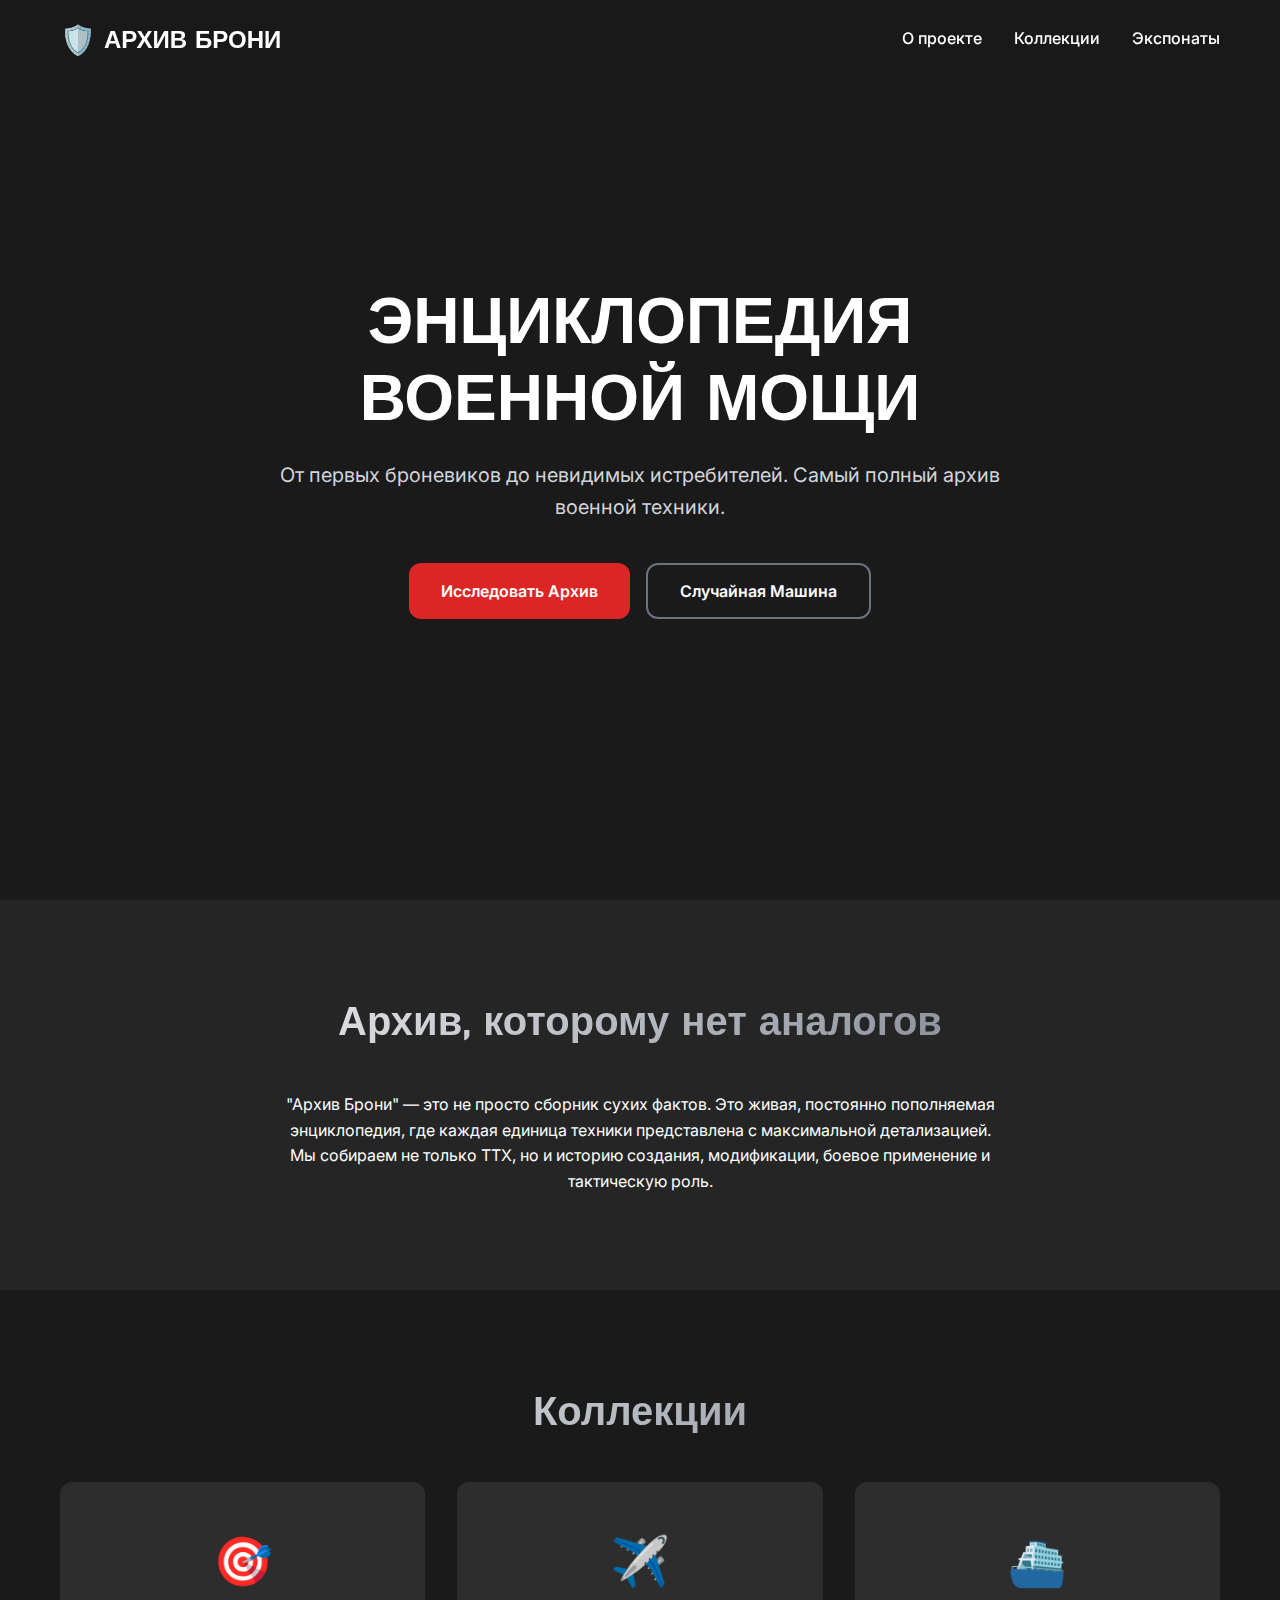
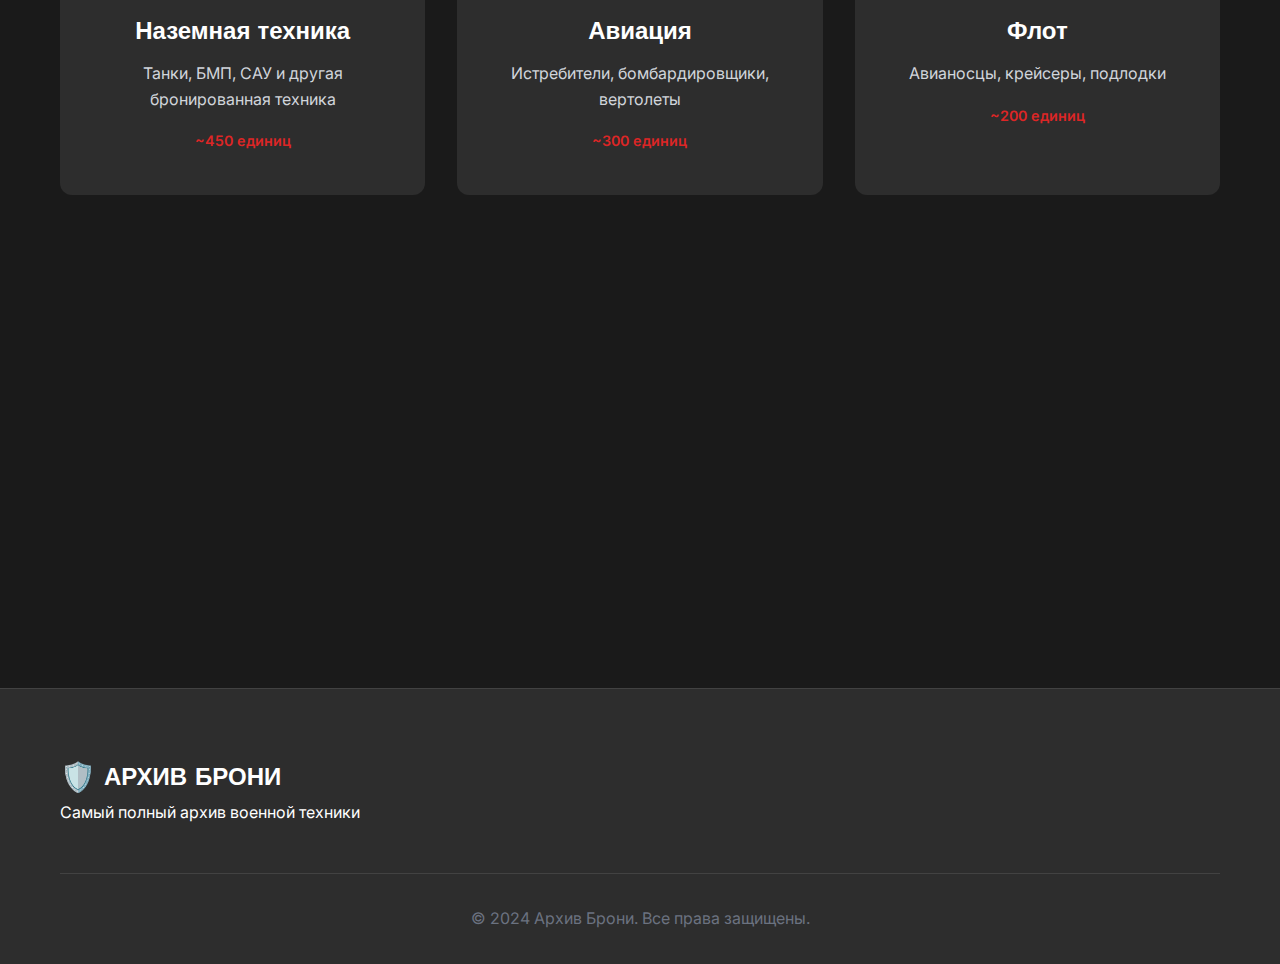
<file: index.html>
<!DOCTYPE html>
<html lang="ru">
<head>
    <meta charset="UTF-8">
    <meta name="viewport" content="width=device-width, initial-scale=1.0">
    <title>Архив Брони - Энциклопедия военной техники</title>
    <link rel="stylesheet" href="css/style.css">
    <link href="https://fonts.googleapis.com/css2?family=Orbitron:wght@400;700;900&family=Inter:wght@300;400;500;600&display=swap" rel="stylesheet">
</head>
<body>
    <!-- Hero Section -->
    <section class="hero">
        <nav class="navbar">
            <div class="nav-container">
                <div class="logo">
                    <span class="logo-icon">🛡️</span>
                    <span class="logo-text">АРХИВ БРОНИ</span>
                </div>
                <div class="nav-links">
                    <a href="#about">О проекте</a>
                    <a href="#collections">Коллекции</a>
                    <a href="#featured">Экспонаты</a>
                </div>
            </div>
        </nav>

        <div class="hero-content">
            <h1 class="hero-title">ЭНЦИКЛОПЕДИЯ<br>ВОЕННОЙ МОЩИ</h1>
            <p class="hero-subtitle">От первых броневиков до невидимых истребителей. Самый полный архив военной техники.</p>
            <div class="hero-buttons">
                <button class="btn btn-primary" onclick="scrollToSection('collections')">Исследовать Архив</button>
                <button class="btn btn-secondary" onclick="showRandomVehicle()">Случайная Машина</button>
            </div>
        </div>
        
        <div class="hero-background"></div>
        <div class="hero-overlay"></div>
    </section>

    <!-- About Section -->
    <section id="about" class="about">
        <div class="container">
            <h2 class="section-title">Архив, которому нет аналогов</h2>
            <div class="about-content">
                <p>"Архив Брони" — это не просто сборник сухих фактов. Это живая, постоянно пополняемая энциклопедия, где каждая единица техники представлена с максимальной детализацией.</p>
                <p>Мы собираем не только ТТХ, но и историю создания, модификации, боевое применение и тактическую роль.</p>
            </div>
        </div>
    </section>

    <!-- Collections Section -->
    <section id="collections" class="collections">
        <div class="container">
            <h2 class="section-title">Коллекции</h2>
            <div class="collections-grid">
                <div class="collection-card">
                    <div class="card-icon">🎯</div>
                    <h3>Наземная техника</h3>
                    <p>Танки, БМП, САУ и другая бронированная техника</p>
                    <span class="card-count">~450 единиц</span>
                </div>
                
                <div class="collection-card">
                    <div class="card-icon">✈️</div>
                    <h3>Авиация</h3>
                    <p>Истребители, бомбардировщики, вертолеты</p>
                    <span class="card-count">~300 единиц</span>
                </div>
                
                <div class="collection-card">
                    <div class="card-icon">⛴️</div>
                    <h3>Флот</h3>
                    <p>Авианосцы, крейсеры, подлодки</p>
                    <span class="card-count">~200 единиц</span>
                </div>
            </div>
        </div>
    </section>

    <!-- Stats Section -->
    <section class="stats">
        <div class="container">
            <div class="stats-grid">
                <div class="stat-item">
                    <div class="stat-number" data-target="1000">0</div>
                    <div class="stat-label">единиц техники</div>
                </div>
                <div class="stat-item">
                    <div class="stat-number" data-target="50">0</div>
                    <div class="stat-label">стран-производителей</div>
                </div>
                <div class="stat-item">
                    <div class="stat-number" data-target="120">0</div>
                    <div class="stat-label">лет истории</div>
                </div>
            </div>
        </div>
    </section>

    <!-- Footer -->
    <footer class="footer">
        <div class="container">
            <div class="footer-content">
                <div class="footer-section">
                    <div class="logo">
                        <span class="logo-icon">🛡️</span>
                        <span class="logo-text">АРХИВ БРОНИ</span>
                    </div>
                    <p>Самый полный архив военной техники</p>
                </div>
            </div>
            <div class="footer-bottom">
                <p>&copy; 2024 Архив Брони. Все права защищены.</p>
            </div>
        </div>
    </footer>

    <script src="js/script.js"></script>
</body>
</html>
</file>
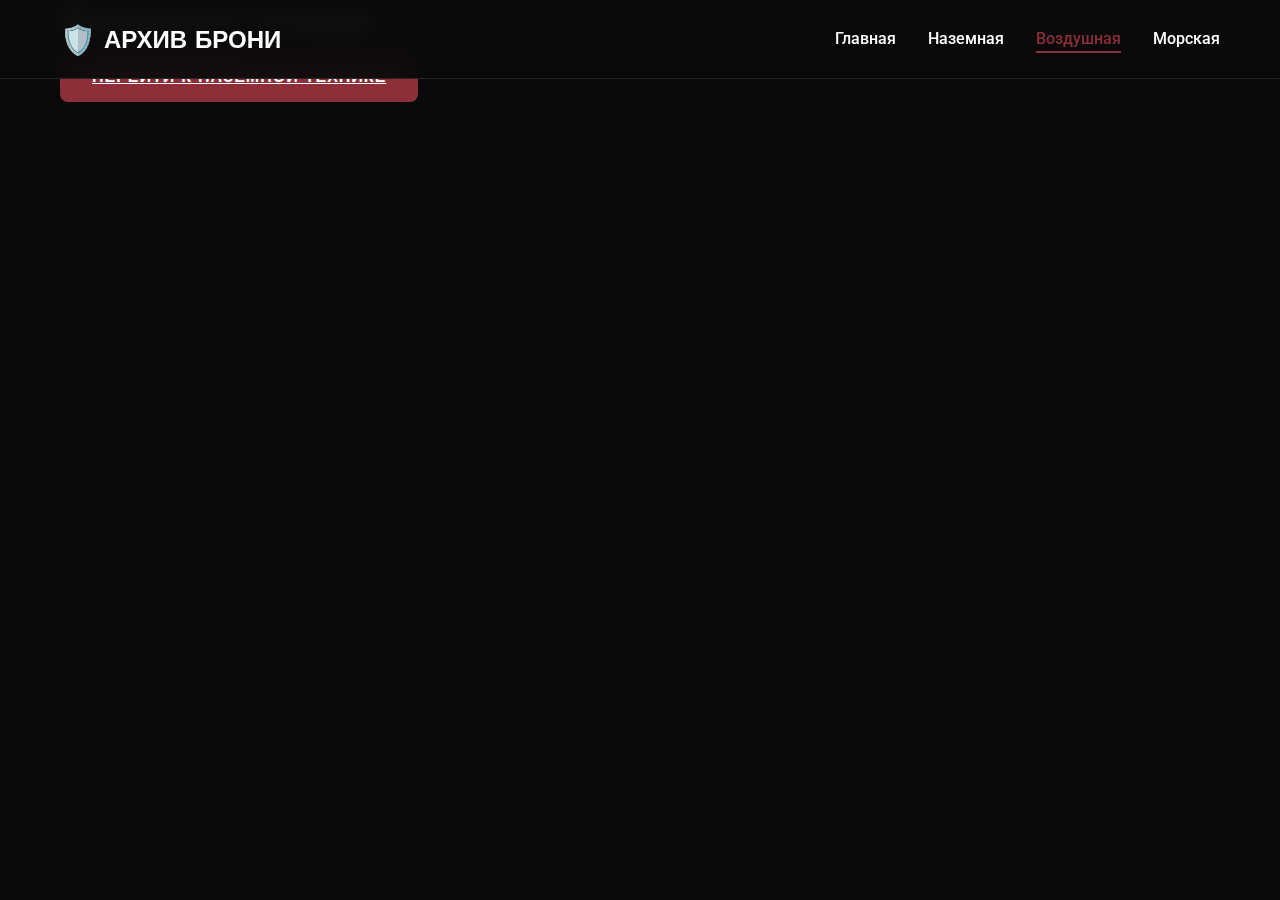
<file: pages/air-vehicles.html>
<!DOCTYPE html>
<html lang="ru">
<head>
    <meta charset="UTF-8">
    <meta name="viewport" content="width=device-width, initial-scale=1.0">
    <title>Воздушная техника | Архив Брони</title>
    <link rel="stylesheet" href="../styles/main.css">
    <link href="https://fonts.googleapis.com/css2?family=Orbitron:wght@400;700;900&family=Roboto:wght@300;400;500;700&display=swap" rel="stylesheet">
</head>
<body>
    <header class="header">
        <nav class="navbar">
            <div class="nav-container">
                <div class="logo">
                    <span class="logo-icon">🛡️</span>
                    <span class="logo-text">АРХИВ БРОНИ</span>
                </div>
                <ul class="nav-links">
                    <li><a href="../index.html" class="nav-link">Главная</a></li>
                    <li><a href="ground-vehicles.html" class="nav-link">Наземная</a></li>
                    <li><a href="air-vehicles.html" class="nav-link active">Воздушная</a></li>
                    <li><a href="naval-vehicles.html" class="nav-link">Морская</a></li>
                </ul>
            </div>
        </nav>
    </header>

    <section class="page-header">
        <div class="container">
            <h1 class="page-title">Воздушная техника</h1>
            <p class="page-subtitle">Страница в разработке</p>
            <a href="ground-vehicles.html" class="cta-button primary">Перейти к наземной технике</a>
        </div>
    </section>
</body>
</html>
</file>
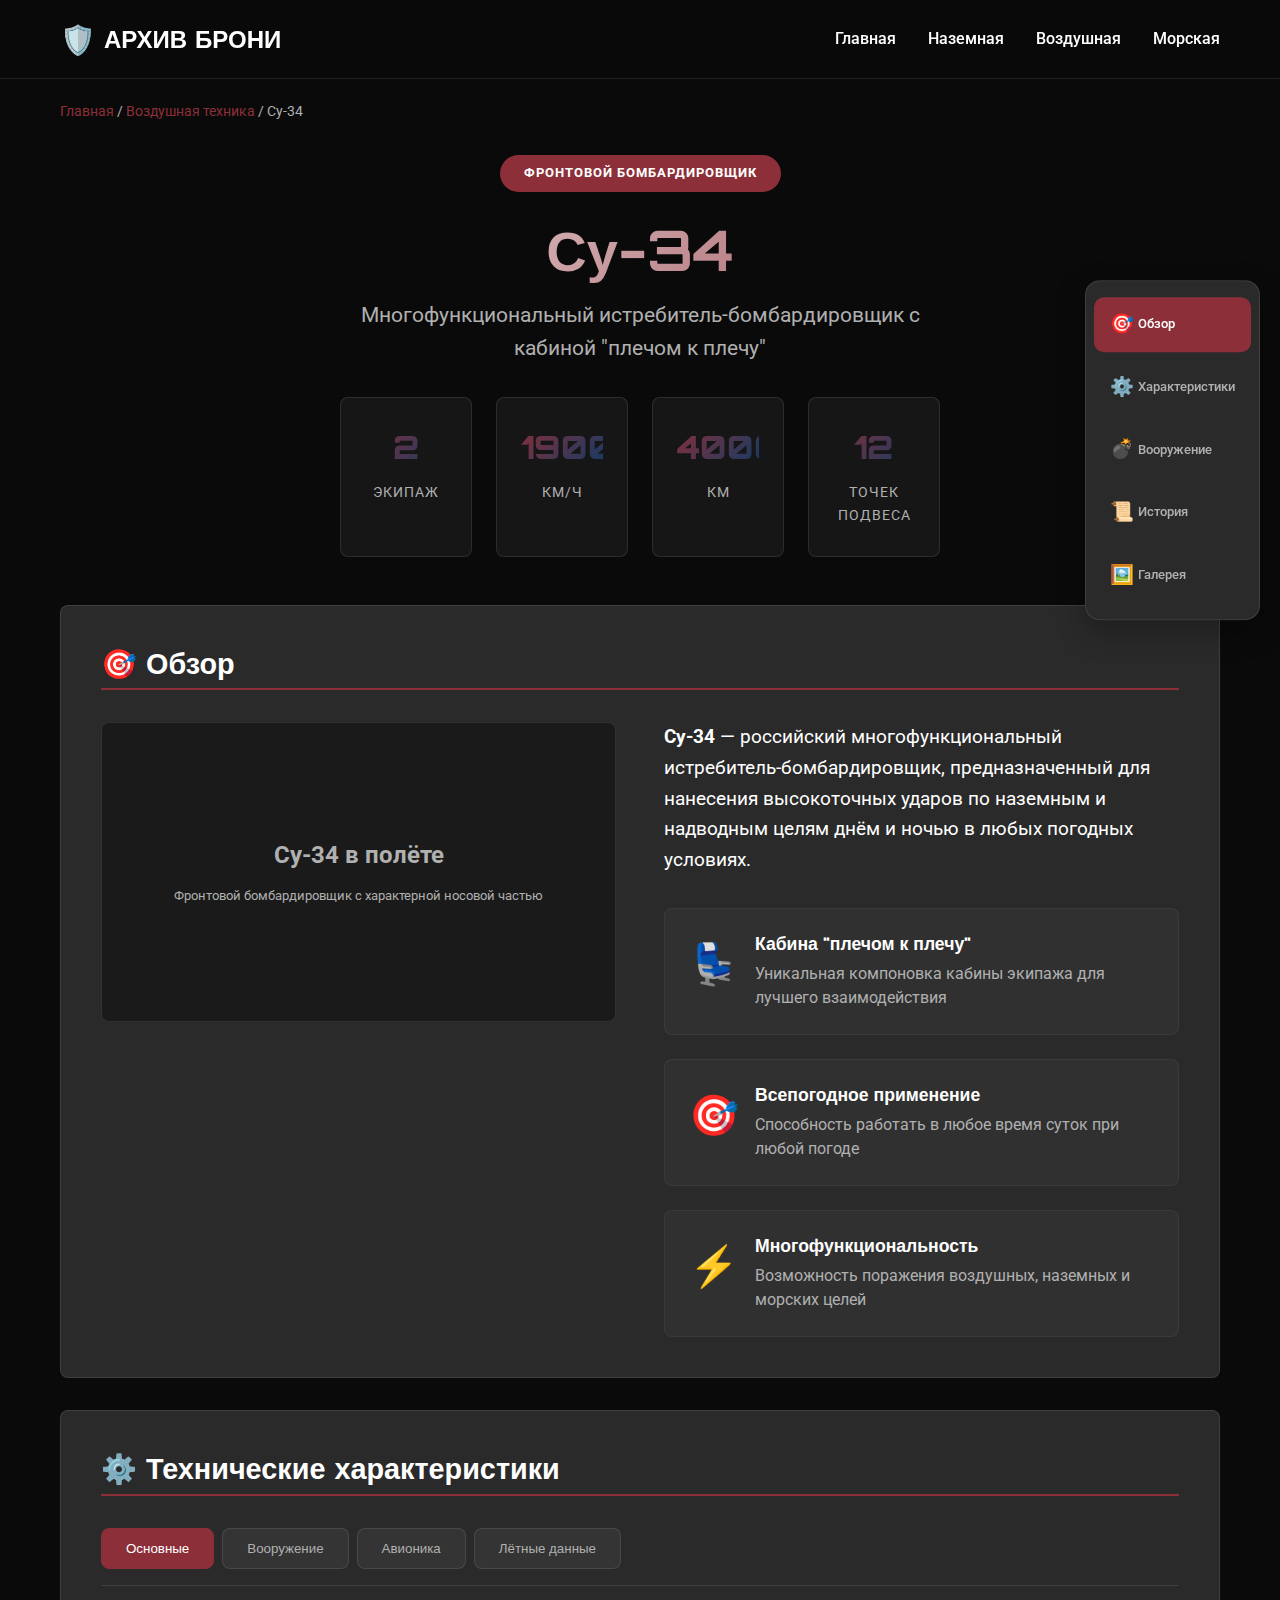
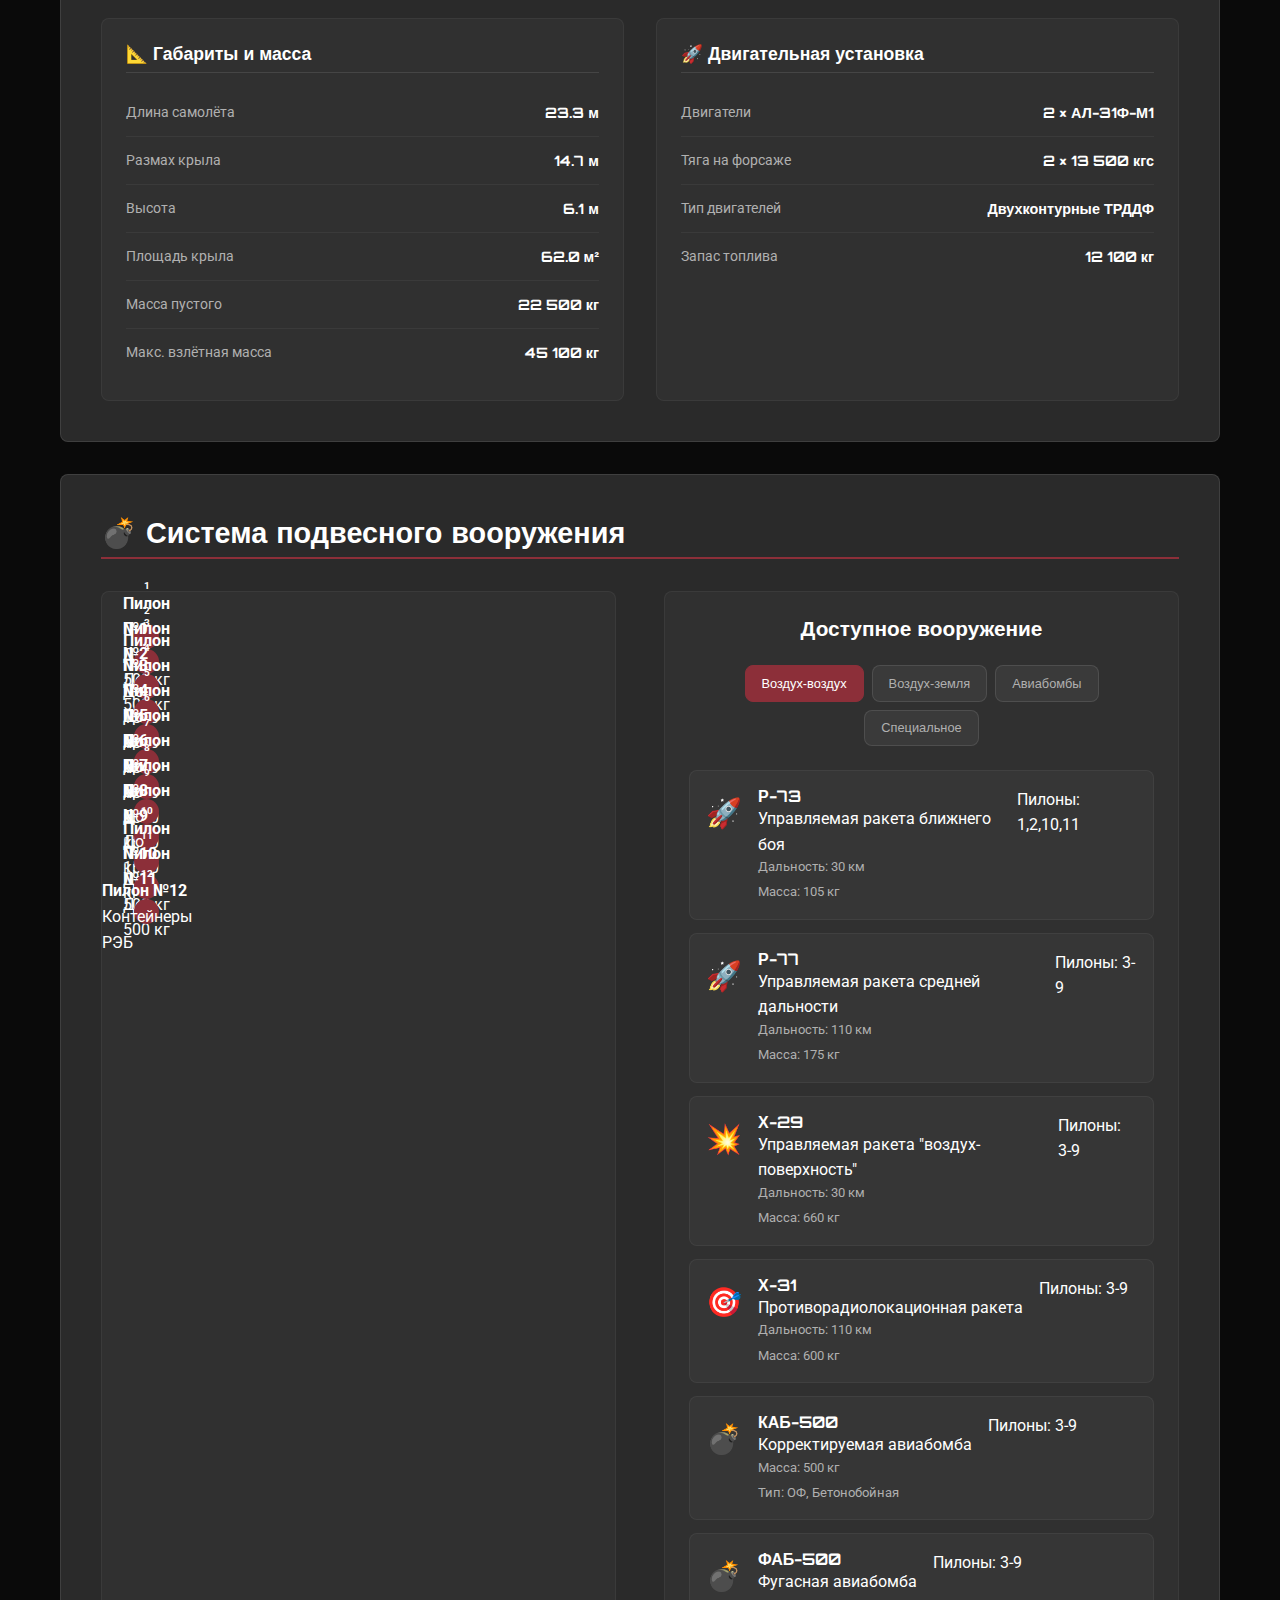
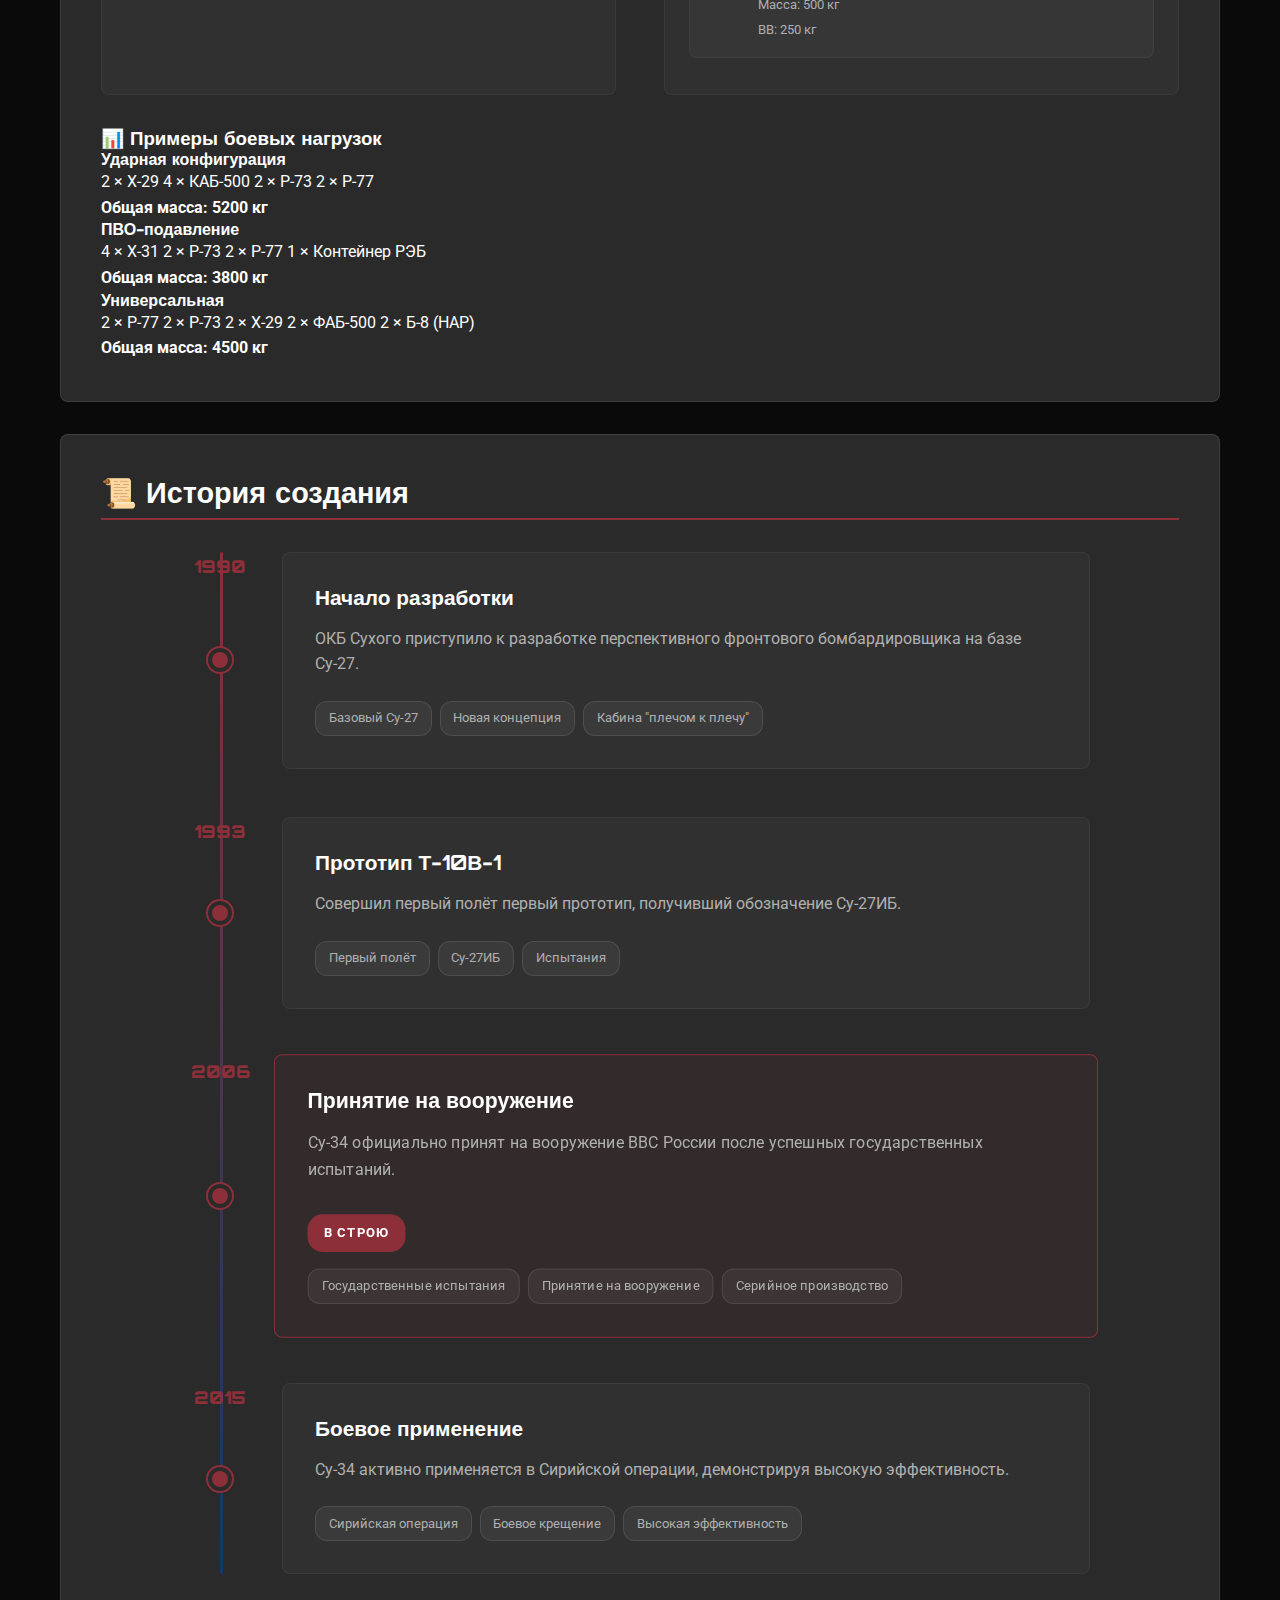
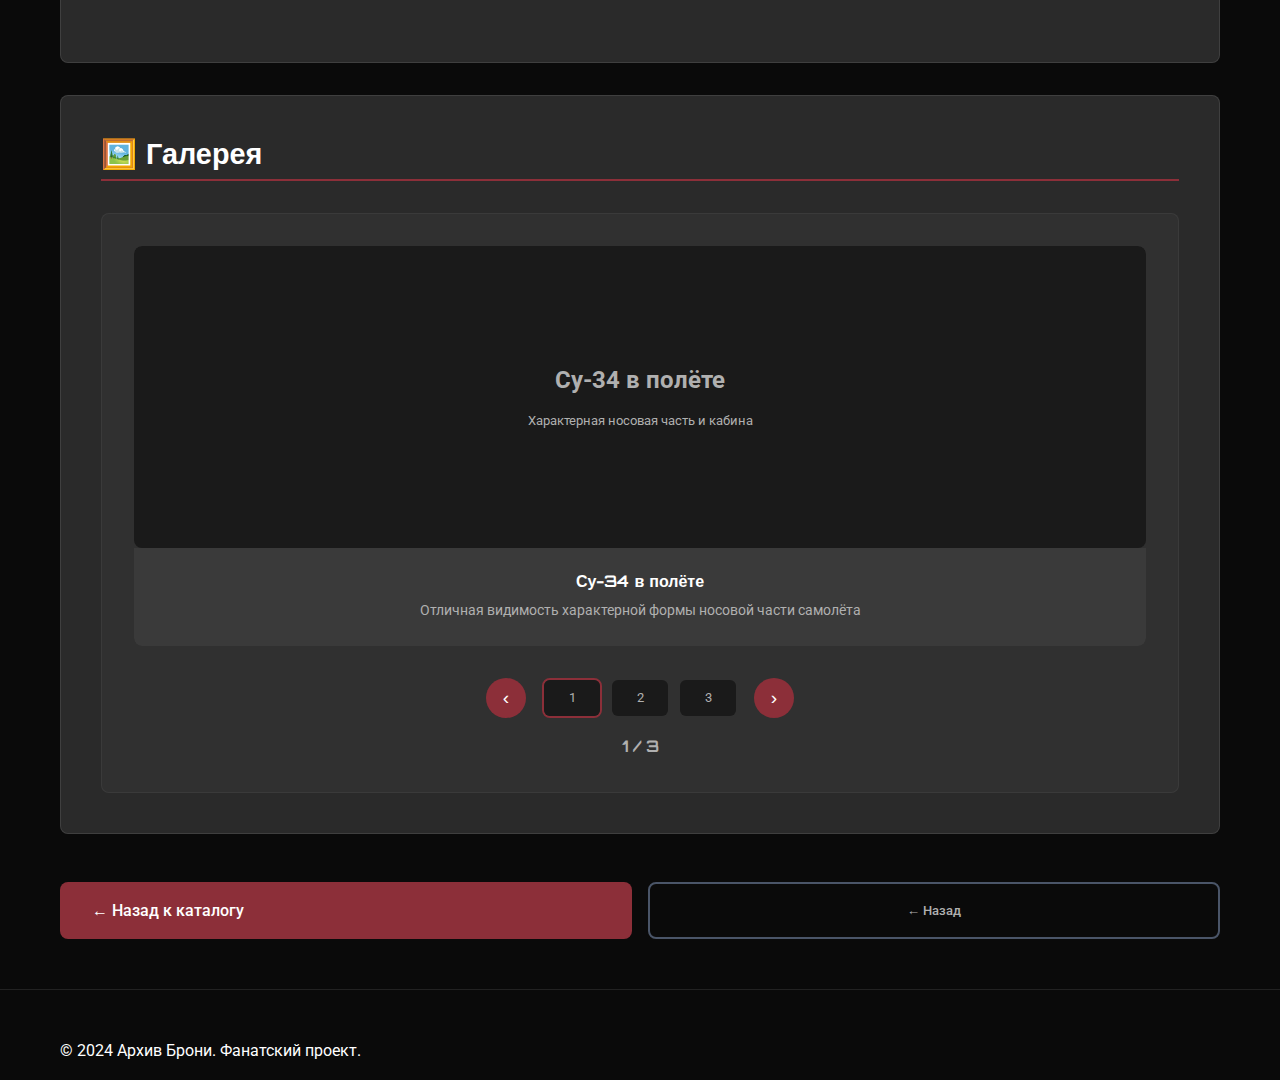
<file: pages/aircraft-details.html>
<!DOCTYPE html>
<html lang="ru">
<head>
    <meta charset="UTF-8">
    <meta name="viewport" content="width=device-width, initial-scale=1.0">
    <title>Су-34 | Фронтовой бомбардировщик | Архив Брони</title>
    <link rel="stylesheet" href="../styles/main.css">
    <link rel="stylesheet" href="../styles/vehicle-details.css">
    <link href="https://fonts.googleapis.com/css2?family=Orbitron:wght@400;700;900&family=Roboto:wght@300;400;500;700&display=swap" rel="stylesheet">
</head>
<body>
    <header class="header">
        <nav class="navbar">
            <div class="nav-container">
                <div class="logo">
                    <span class="logo-icon">🛡️</span>
                    <span class="logo-text">АРХИВ БРОНИ</span>
                </div>
                <ul class="nav-links">
                    <li><a href="../index.html" class="nav-link">Главная</a></li>
                    <li><a href="ground-vehicles.html" class="nav-link">Наземная</a></li>
                    <li><a href="air-vehicles.html" class="nav-link">Воздушная</a></li>
                    <li><a href="naval-vehicles.html" class="nav-link">Морская</a></li>
                </ul>
            </div>
        </nav>
    </header>

    <main class="vehicle-main">
        <div class="container">
            <div class="breadcrumbs">
                <a href="../index.html">Главная</a> / 
                <a href="air-vehicles.html">Воздушная техника</a> / 
                <span>Су-34</span>
            </div>
            
            <!-- Hero Section -->
            <div class="vehicle-hero-simple">
                <div class="hero-badge">ФРОНТОВОЙ БОМБАРДИРОВЩИК</div>
                <h1>Су-34</h1>
                <p class="hero-subtitle">Многофункциональный истребитель-бомбардировщик с кабиной "плечом к плечу"</p>
                
                <div class="hero-stats">
                    <div class="hero-stat">
                        <span class="stat-number">2</span>
                        <span class="stat-label">экипаж</span>
                    </div>
                    <div class="hero-stat">
                        <span class="stat-number">1900</span>
                        <span class="stat-label">км/ч</span>
                    </div>
                    <div class="hero-stat">
                        <span class="stat-number">4000</span>
                        <span class="stat-label">км</span>
                    </div>
                    <div class="hero-stat">
                        <span class="stat-number">12</span>
                        <span class="stat-label">точек подвеса</span>
                    </div>
                </div>
            </div>

            <div class="vehicle-content-simple">
                <!-- Overview Section -->
                <section class="content-section" id="overview">
                    <h2>🎯 Обзор</h2>
                    <div class="overview-content">
                        <div class="main-image-large">
                            <div class="image-placeholder-large">
                                <span>Су-34 в полёте</span>
                                <small>Фронтовой бомбардировщик с характерной носовой частью</small>
                            </div>
                        </div>
                        <div class="overview-text">
                            <p class="lead"><strong>Су-34</strong> — российский многофункциональный истребитель-бомбардировщик, предназначенный для нанесения высокоточных ударов по наземным и надводным целям днём и ночью в любых погодных условиях.</p>
                            
                            <div class="key-features">
                                <div class="feature-highlight">
                                    <div class="feature-icon">💺</div>
                                    <div class="feature-text">
                                        <h4>Кабина "плечом к плечу"</h4>
                                        <p>Уникальная компоновка кабины экипажа для лучшего взаимодействия</p>
                                    </div>
                                </div>
                                <div class="feature-highlight">
                                    <div class="feature-icon">🎯</div>
                                    <div class="feature-text">
                                        <h4>Всепогодное применение</h4>
                                        <p>Способность работать в любое время суток при любой погоде</p>
                                    </div>
                                </div>
                                <div class="feature-highlight">
                                    <div class="feature-icon">⚡</div>
                                    <div class="feature-text">
                                        <h4>Многофункциональность</h4>
                                        <p>Возможность поражения воздушных, наземных и морских целей</p>
                                    </div>
                                </div>
                            </div>
                        </div>
                    </div>
                </section>

                <!-- Technical Specifications -->
                <section class="content-section" id="specs">
                    <h2>⚙️ Технические характеристики</h2>
                    <div class="specs-tabs">
                        <div class="tab-buttons">
                            <button class="tab-btn active" data-tab="basic">Основные</button>
                            <button class="tab-btn" data-tab="armament">Вооружение</button>
                            <button class="tab-btn" data-tab="avionics">Авионика</button>
                            <button class="tab-btn" data-tab="mobility">Лётные данные</button>
                        </div>
                        
                        <div class="tab-content active" id="basic-tab">
                            <div class="specs-grid-detailed">
                                <div class="spec-category">
                                    <h4>📐 Габариты и масса</h4>
                                    <div class="spec-item-detailed">
                                        <span>Длина самолёта</span>
                                        <strong>23.3 м</strong>
                                    </div>
                                    <div class="spec-item-detailed">
                                        <span>Размах крыла</span>
                                        <strong>14.7 м</strong>
                                    </div>
                                    <div class="spec-item-detailed">
                                        <span>Высота</span>
                                        <strong>6.1 м</strong>
                                    </div>
                                    <div class="spec-item-detailed">
                                        <span>Площадь крыла</span>
                                        <strong>62.0 м²</strong>
                                    </div>
                                    <div class="spec-item-detailed">
                                        <span>Масса пустого</span>
                                        <strong>22 500 кг</strong>
                                    </div>
                                    <div class="spec-item-detailed">
                                        <span>Макс. взлётная масса</span>
                                        <strong>45 100 кг</strong>
                                    </div>
                                </div>
                                
                                <div class="spec-category">
                                    <h4>🚀 Двигательная установка</h4>
                                    <div class="spec-item-detailed">
                                        <span>Двигатели</span>
                                        <strong>2 × АЛ-31Ф-М1</strong>
                                    </div>
                                    <div class="spec-item-detailed">
                                        <span>Тяга на форсаже</span>
                                        <strong>2 × 13 500 кгс</strong>
                                    </div>
                                    <div class="spec-item-detailed">
                                        <span>Тип двигателей</span>
                                        <strong>Двухконтурные ТРДДФ</strong>
                                    </div>
                                    <div class="spec-item-detailed">
                                        <span>Запас топлива</span>
                                        <strong>12 100 кг</strong>
                                    </div>
                                </div>
                            </div>
                        </div>

                        <div class="tab-content" id="armament-tab">
                            <div class="specs-grid-detailed">
                                <div class="spec-category">
                                    <h4>🔫 Встроенное вооружение</h4>
                                    <div class="spec-item-detailed">
                                        <span>Пушка</span>
                                        <strong>ГШ-30-1 калибра 30 мм</strong>
                                    </div>
                                    <div class="spec-item-detailed">
                                        <span>Боекомплект пушки</span>
                                        <strong>180 снарядов</strong>
                                    </div>
                                    <div class="spec-item-detailed">
                                        <span>Скорострельность</span>
                                        <strong>1500-1800 выстр./мин</strong>
                                    </div>
                                </div>
                                
                                <div class="spec-category">
                                    <h4>🎯 Подвесное вооружение</h4>
                                    <div class="spec-item-detailed">
                                        <span>Точек подвеса</span>
                                        <strong>12 узлов</strong>
                                    </div>
                                    <div class="spec-item-detailed">
                                        <span>Макс. боевая нагрузка</span>
                                        <strong>8 000 кг</strong>
                                    </div>
                                    <div class="spec-item-detailed">
                                        <span>Номенклатура вооружения</span>
                                        <strong>Более 20 типов</strong>
                                    </div>
                                </div>
                            </div>
                        </div>

                        <div class="tab-content" id="avionics-tab">
                            <div class="specs-grid-detailed">
                                <div class="spec-category">
                                    <h4>📡 Радиоэлектронное оборудование</h4>
                                    <div class="spec-item-detailed">
                                        <span>БРЛС</span>
                                        <strong>Б-004 с ФАР</strong>
                                    </div>
                                    <div class="spec-item-detailed">
                                        <span>Дальность обнаружения ВЦ</span>
                                        <strong>до 120 км</strong>
                                    </div>
                                    <div class="spec-item-detailed">
                                        <span>Дальность обнаружения НЦ</span>
                                        <strong>до 200 км</strong>
                                    </div>
                                    <div class="spec-item-detailed">
                                        <span>ОЭС</span>
                                        <strong>ОЛС-34 с лазерным дальномером</strong>
                                    </div>
                                </div>
                                
                                <div class="spec-category">
                                    <h4>🖥️ Системы управления</h4>
                                    <div class="spec-item-detailed">
                                        <span>СУО</span>
                                        <strong>Цифровая комплексная</strong>
                                    </div>
                                    <div class="spec-item-detailed">
                                        <span>Навигация</span>
                                        <strong>ИНС + ГЛОНАСС/GPS</strong>
                                    </div>
                                    <div class="spec-item-detailed">
                                        <span>Связь</span>
                                        <strong>Р-800, Р-999</strong>
                                    </div>
                                </div>
                            </div>
                        </div>

                        <div class="tab-content" id="mobility-tab">
                            <div class="specs-grid-detailed">
                                <div class="spec-category">
                                    <h4>🏎️ Лётные характеристики</h4>
                                    <div class="spec-item-detailed">
                                        <span>Макс. скорость у земли</span>
                                        <strong>1400 км/ч</strong>
                                    </div>
                                    <div class="spec-item-detailed">
                                        <span>Макс. скорость на высоте</span>
                                        <strong>1900 км/ч (1.8 М)</strong>
                                    </div>
                                    <div class="spec-item-detailed">
                                        <span>Практический потолок</span>
                                        <strong>15 000 м</strong>
                                    </div>
                                    <div class="spec-item-detailed">
                                        <span>Дальность полёта</span>
                                        <strong>4000 км</strong>
                                    </div>
                                </div>
                                
                                <div class="spec-category">
                                    <h4>🛩️ Маневренность</h4>
                                    <div class="spec-item-detailed">
                                        <span>Практическая дальность</span>
                                        <strong>1130 км (у земли)</strong>
                                    </div>
                                    <div class="spec-item-detailed">
                                        <span>Длина разбега</span>
                                        <strong>1150-1250 м</strong>
                                    </div>
                                    <div class="spec-item-detailed">
                                        <span>Длина пробега</span>
                                        <strong>950-1100 м</strong>
                                    </div>
                                    <div class="spec-item-detailed">
                                        <span>Эксплуатационная перегрузка</span>
                                        <strong>+9/-3 g</strong>
                                    </div>
                                </div>
                            </div>
                        </div>
                    </div>
                </section>

                <!-- Weapons Suspension System -->
                <section class="content-section" id="suspension">
                    <h2>💣 Система подвесного вооружения</h2>
                    
                    <div class="suspension-system">
                        <div class="suspension-diagram">
                            <div class="aircraft-silhouette">
                                <div class="pylon pylon-1" data-pylon="1" title="Пилон №1">
                                    <div class="pylon-number">1</div>
                                    <div class="pylon-info">
                                        <strong>Пилон №1</strong>
                                        <span>До 500 кг</span>
                                    </div>
                                </div>
                                <div class="pylon pylon-2" data-pylon="2" title="Пилон №2">
                                    <div class="pylon-number">2</div>
                                    <div class="pylon-info">
                                        <strong>Пилон №2</strong>
                                        <span>До 500 кг</span>
                                    </div>
                                </div>
                                <div class="pylon pylon-3" data-pylon="3" title="Пилон №3">
                                    <div class="pylon-number">3</div>
                                    <div class="pylon-info">
                                        <strong>Пилон №3</strong>
                                        <span>До 1500 кг</span>
                                    </div>
                                </div>
                                <div class="pylon pylon-4" data-pylon="4" title="Пилон №4">
                                    <div class="pylon-number">4</div>
                                    <div class="pylon-info">
                                        <strong>Пилон №4</strong>
                                        <span>До 1500 кг</span>
                                    </div>
                                </div>
                                <div class="pylon pylon-5" data-pylon="5" title="Пилон №5">
                                    <div class="pylon-number">5</div>
                                    <div class="pylon-info">
                                        <strong>Пилон №5</strong>
                                        <span>До 1500 кг</span>
                                    </div>
                                </div>
                                <div class="pylon pylon-6" data-pylon="6" title="Пилон №6">
                                    <div class="pylon-number">6</div>
                                    <div class="pylon-info">
                                        <strong>Пилон №6</strong>
                                        <span>До 1500 кг</span>
                                    </div>
                                </div>
                                <!-- Правая сторона -->
                                <div class="pylon pylon-7" data-pylon="7" title="Пилон №7">
                                    <div class="pylon-number">7</div>
                                    <div class="pylon-info">
                                        <strong>Пилон №7</strong>
                                        <span>До 1500 кг</span>
                                    </div>
                                </div>
                                <div class="pylon pylon-8" data-pylon="8" title="Пилон №8">
                                    <div class="pylon-number">8</div>
                                    <div class="pylon-info">
                                        <strong>Пилон №8</strong>
                                        <span>До 1500 кг</span>
                                    </div>
                                </div>
                                <div class="pylon pylon-9" data-pylon="9" title="Пилон №9">
                                    <div class="pylon-number">9</div>
                                    <div class="pylon-info">
                                        <strong>Пилон №9</strong>
                                        <span>До 1500 кг</span>
                                    </div>
                                </div>
                                <div class="pylon pylon-10" data-pylon="10" title="Пилон №10">
                                    <div class="pylon-number">10</div>
                                    <div class="pylon-info">
                                        <strong>Пилон №10</strong>
                                        <span>До 500 кг</span>
                                    </div>
                                </div>
                                <div class="pylon pylon-11" data-pylon="11" title="Пилон №11">
                                    <div class="pylon-number">11</div>
                                    <div class="pylon-info">
                                        <strong>Пилон №11</strong>
                                        <span>До 500 кг</span>
                                    </div>
                                </div>
                                <div class="pylon pylon-12" data-pylon="12" title="Пилон №12">
                                    <div class="pylon-number">12</div>
                                    <div class="pylon-info">
                                        <strong>Пилон №12</strong>
                                        <span>Контейнеры РЭБ</span>
                                    </div>
                                </div>
                            </div>
                        </div>
                        
                        <div class="weapons-selector">
                            <h3>Доступное вооружение</h3>
                            <div class="weapons-tabs">
                                <button class="weapon-tab active" data-weapon-type="air-to-air">Воздух-воздух</button>
                                <button class="weapon-tab" data-weapon-type="air-to-ground">Воздух-земля</button>
                                <button class="weapon-tab" data-weapon-type="bombs">Авиабомбы</button>
                                <button class="weapon-tab" data-weapon-type="special">Специальное</button>
                            </div>
                            
                            <div class="weapons-list">
                                <div class="weapon-item" data-weapon="r-73">
                                    <div class="weapon-icon">🚀</div>
                                    <div class="weapon-info">
                                        <h4>Р-73</h4>
                                        <p>Управляемая ракета ближнего боя</p>
                                        <div class="weapon-specs">
                                            <span>Дальность: 30 км</span>
                                            <span>Масса: 105 кг</span>
                                        </div>
                                    </div>
                                    <div class="weapon-compatibility">
                                        <span>Пилоны: 1,2,10,11</span>
                                    </div>
                                </div>
                                
                                <div class="weapon-item" data-weapon="r-77">
                                    <div class="weapon-icon">🚀</div>
                                    <div class="weapon-info">
                                        <h4>Р-77</h4>
                                        <p>Управляемая ракета средней дальности</p>
                                        <div class="weapon-specs">
                                            <span>Дальность: 110 км</span>
                                            <span>Масса: 175 кг</span>
                                        </div>
                                    </div>
                                    <div class="weapon-compatibility">
                                        <span>Пилоны: 3-9</span>
                                    </div>
                                </div>
                                
                                <div class="weapon-item" data-weapon="kh-29">
                                    <div class="weapon-icon">💥</div>
                                    <div class="weapon-info">
                                        <h4>Х-29</h4>
                                        <p>Управляемая ракета "воздух-поверхность"</p>
                                        <div class="weapon-specs">
                                            <span>Дальность: 30 км</span>
                                            <span>Масса: 660 кг</span>
                                        </div>
                                    </div>
                                    <div class="weapon-compatibility">
                                        <span>Пилоны: 3-9</span>
                                    </div>
                                </div>
                                
                                <div class="weapon-item" data-weapon="kh-31">
                                    <div class="weapon-icon">🎯</div>
                                    <div class="weapon-info">
                                        <h4>Х-31</h4>
                                        <p>Противорадиолокационная ракета</p>
                                        <div class="weapon-specs">
                                            <span>Дальность: 110 км</span>
                                            <span>Масса: 600 кг</span>
                                        </div>
                                    </div>
                                    <div class="weapon-compatibility">
                                        <span>Пилоны: 3-9</span>
                                    </div>
                                </div>
                                
                                <div class="weapon-item" data-weapon="kab-500">
                                    <div class="weapon-icon">💣</div>
                                    <div class="weapon-info">
                                        <h4>КАБ-500</h4>
                                        <p>Корректируемая авиабомба</p>
                                        <div class="weapon-specs">
                                            <span>Масса: 500 кг</span>
                                            <span>Тип: ОФ, Бетонобойная</span>
                                        </div>
                                    </div>
                                    <div class="weapon-compatibility">
                                        <span>Пилоны: 3-9</span>
                                    </div>
                                </div>
                                
                                <div class="weapon-item" data-weapon="fab-500">
                                    <div class="weapon-icon">💣</div>
                                    <div class="weapon-info">
                                        <h4>ФАБ-500</h4>
                                        <p>Фугасная авиабомба</p>
                                        <div class="weapon-specs">
                                            <span>Масса: 500 кг</span>
                                            <span>ВВ: 250 кг</span>
                                        </div>
                                    </div>
                                    <div class="weapon-compatibility">
                                        <span>Пилоны: 3-9</span>
                                    </div>
                                </div>
                            </div>
                        </div>
                    </div>
                    
                    <div class="loadout-examples">
                        <h3>📊 Примеры боевых нагрузок</h3>
                        <div class="loadout-cards">
                            <div class="loadout-card">
                                <h4>Ударная конфигурация</h4>
                                <div class="loadout-weapons">
                                    <span>2 × Х-29</span>
                                    <span>4 × КАБ-500</span>
                                    <span>2 × Р-73</span>
                                    <span>2 × Р-77</span>
                                </div>
                                <div class="loadout-total">
                                    <strong>Общая масса: 5200 кг</strong>
                                </div>
                            </div>
                            
                            <div class="loadout-card">
                                <h4>ПВО-подавление</h4>
                                <div class="loadout-weapons">
                                    <span>4 × Х-31</span>
                                    <span>2 × Р-73</span>
                                    <span>2 × Р-77</span>
                                    <span>1 × Контейнер РЭБ</span>
                                </div>
                                <div class="loadout-total">
                                    <strong>Общая масса: 3800 кг</strong>
                                </div>
                            </div>
                            
                            <div class="loadout-card">
                                <h4>Универсальная</h4>
                                <div class="loadout-weapons">
                                    <span>2 × Р-77</span>
                                    <span>2 × Р-73</span>
                                    <span>2 × Х-29</span>
                                    <span>2 × ФАБ-500</span>
                                    <span>2 × Б-8 (НАР)</span>
                                </div>
                                <div class="loadout-total">
                                    <strong>Общая масса: 4500 кг</strong>
                                </div>
                            </div>
                        </div>
                    </div>
                </section>

                <!-- History Section -->
                <section class="content-section" id="history">
                    <h2>📜 История создания</h2>
                    
                    <div class="history-timeline">
                        <div class="timeline-item">
                            <div class="timeline-year">1990</div>
                            <div class="timeline-content">
                                <h4>Начало разработки</h4>
                                <p>ОКБ Сухого приступило к разработке перспективного фронтового бомбардировщика на базе Су-27.</p>
                                <div class="timeline-features">
                                    <span>Базовый Су-27</span>
                                    <span>Новая концепция</span>
                                    <span>Кабина "плечом к плечу"</span>
                                </div>
                            </div>
                        </div>

                        <div class="timeline-item">
                            <div class="timeline-year">1993</div>
                            <div class="timeline-content">
                                <h4>Прототип Т-10В-1</h4>
                                <p>Совершил первый полёт первый прототип, получивший обозначение Су-27ИБ.</p>
                                <div class="timeline-features">
                                    <span>Первый полёт</span>
                                    <span>Су-27ИБ</span>
                                    <span>Испытания</span>
                                </div>
                            </div>
                        </div>

                        <div class="timeline-item highlight">
                            <div class="timeline-year">2006</div>
                            <div class="timeline-content">
                                <h4>Принятие на вооружение</h4>
                                <p>Су-34 официально принят на вооружение ВВС России после успешных государственных испытаний.</p>
                                <div class="highlight-badge">В строю</div>
                                <div class="timeline-features">
                                    <span>Государственные испытания</span>
                                    <span>Принятие на вооружение</span>
                                    <span>Серийное производство</span>
                                </div>
                            </div>
                        </div>

                        <div class="timeline-item">
                            <div class="timeline-year">2015</div>
                            <div class="timeline-content">
                                <h4>Боевое применение</h4>
                                <p>Су-34 активно применяется в Сирийской операции, демонстрируя высокую эффективность.</p>
                                <div class="timeline-features">
                                    <span>Сирийская операция</span>
                                    <span>Боевое крещение</span>
                                    <span>Высокая эффективность</span>
                                </div>
                            </div>
                        </div>
                    </div>
                </section>

                <!-- Gallery Section -->
                <section class="content-section" id="gallery">
                    <h2>🖼️ Галерея</h2>
                    
                    <div class="gallery-container">
                        <div class="gallery-main">
                            <div class="gallery-slide active">
                                <div class="slide-image">
                                    <div class="image-placeholder-large">
                                        <span>Су-34 в полёте</span>
                                        <small>Характерная носовая часть и кабина</small>
                                    </div>
                                </div>
                                <div class="slide-caption">
                                    <h4>Су-34 в полёте</h4>
                                    <p>Отличная видимость характерной формы носовой части самолёта</p>
                                </div>
                            </div>
                            
                            <div class="gallery-slide">
                                <div class="slide-image">
                                    <div class="image-placeholder-large">
                                        <span>Кабина экипажа</span>
                                        <small>Уникальная компоновка "плечом к плечу"</small>
                                    </div>
                                </div>
                                <div class="slide-caption">
                                    <h4>Кабина экипажа</h4>
                                    <p>Уникальная компоновка рабочих мест лётчика и штурмана-оператора</p>
                                </div>
                            </div>
                            
                            <div class="gallery-slide">
                                <div class="slide-image">
                                    <div class="image-placeholder-large">
                                        <span>Подвеска вооружения</span>
                                        <small>Разнообразие боевой нагрузки</small>
                                    </div>
                                </div>
                                <div class="slide-caption">
                                    <h4>Подвеска вооружения</h4>
                                    <p>Возможность нести широкую номенклатуру управляемого и неуправляемого вооружения</p>
                                </div>
                            </div>
                        </div>
                        
                        <div class="gallery-controls">
                            <button class="gallery-btn prev-btn" id="prevBtn">‹</button>
                            <div class="gallery-thumbnails">
                                <div class="thumbnail active" data-index="0">
                                    <div class="thumb-image">1</div>
                                </div>
                                <div class="thumbnail" data-index="1">
                                    <div class="thumb-image">2</div>
                                </div>
                                <div class="thumbnail" data-index="2">
                                    <div class="thumb-image">3</div>
                                </div>
                            </div>
                            <button class="gallery-btn next-btn" id="nextBtn">›</button>
                        </div>
                        
                        <div class="gallery-counter">
                            <span id="currentSlide">1</span> / <span id="totalSlides">3</span>
                        </div>
                    </div>
                </section>

                <!-- Navigation -->
                <div class="navigation-buttons">
                    <a href="air-vehicles.html" class="nav-button">← Назад к каталогу</a>
                    <button onclick="history.back()" class="nav-button secondary">← Назад</button>
                </div>
            </div>
        </div>

        <!-- Floating Navigation -->
        <div class="floating-nav" id="floatingNav">
            <div class="nav-items">
                <a href="#overview" class="nav-item active" data-section="overview">
                    <span class="nav-icon">🎯</span>
                    <span class="nav-text">Обзор</span>
                </a>
                <a href="#specs" class="nav-item" data-section="specs">
                    <span class="nav-icon">⚙️</span>
                    <span class="nav-text">Характеристики</span>
                </a>
                <a href="#suspension" class="nav-item" data-section="suspension">
                    <span class="nav-icon">💣</span>
                    <span class="nav-text">Вооружение</span>
                </a>
                <a href="#history" class="nav-item" data-section="history">
                    <span class="nav-icon">📜</span>
                    <span class="nav-text">История</span>
                </a>
                <a href="#gallery" class="nav-item" data-section="gallery">
                    <span class="nav-icon">🖼️</span>
                    <span class="nav-text">Галерея</span>
                </a>
            </div>
        </div>
    </main>

    <footer class="footer">
        <div class="container">
            <p>&copy; 2024 Архив Брони. Фанатский проект.</p>
        </div>
    </footer>

    <script src="../js/vehicle-details.js"></script>
    <script>
        // Additional JavaScript for weapons system
        document.addEventListener('DOMContentLoaded', function() {
            // Pylon interaction
            const pylons = document.querySelectorAll('.pylon');
            pylons.forEach(pylon => {
                pylon.addEventListener('click', function() {
                    const pylonNumber = this.getAttribute('data-pylon');
                    showPylonInfo(pylonNumber);
                });
            });

            // Weapon tabs
            const weaponTabs = document.querySelectorAll('.weapon-tab');
            weaponTabs.forEach(tab => {
                tab.addEventListener('click', function() {
                    weaponTabs.forEach(t => t.classList.remove('active'));
                    this.classList.add('active');
                    
                    const weaponType = this.getAttribute('data-weapon-type');
                    filterWeapons(weaponType);
                });
            });

            function showPylonInfo(pylonNumber) {
                // Здесь можно добавить логику показа информации о пилоне
                console.log(`Пилон №${pylonNumber} выбран`);
            }

            function filterWeapons(type) {
                // Здесь можно добавить логику фильтрации вооружения
                console.log(`Фильтр: ${type}`);
            }
        });
    </script>
</body>
</html>
</file>
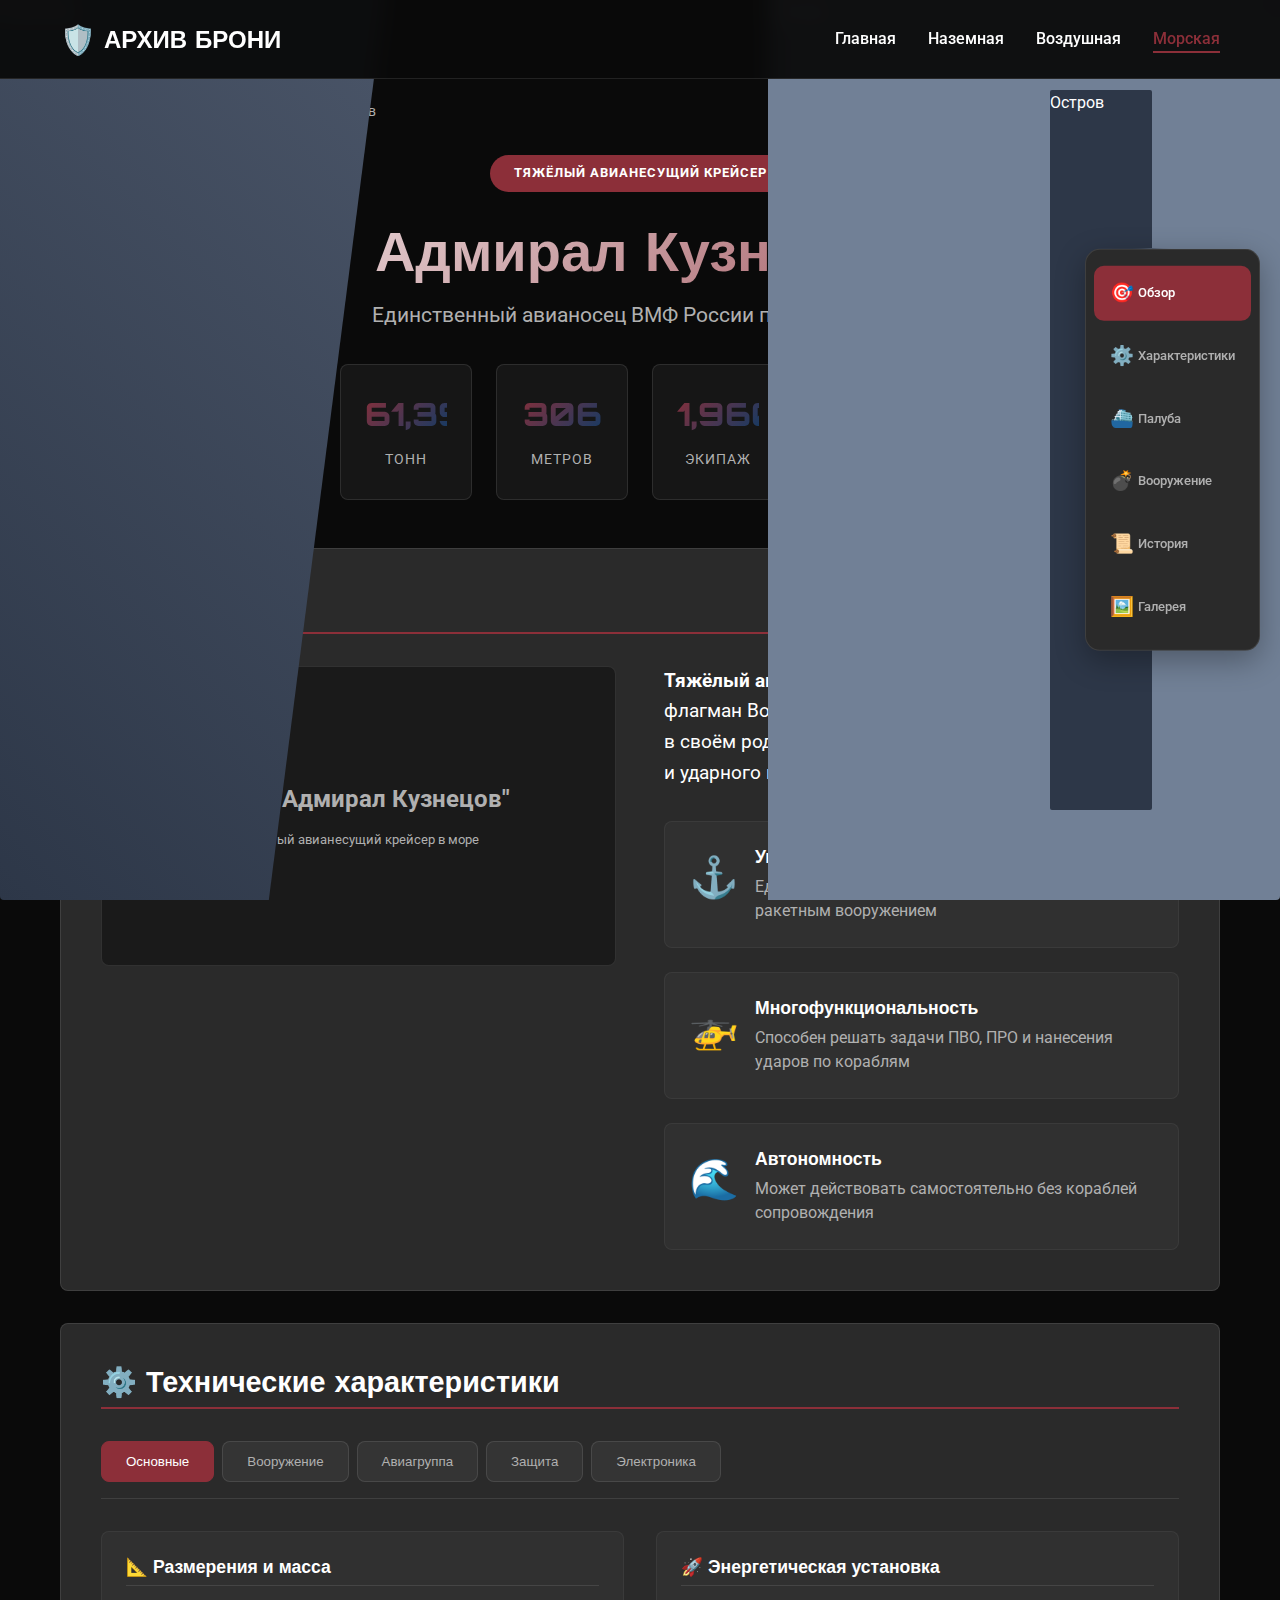
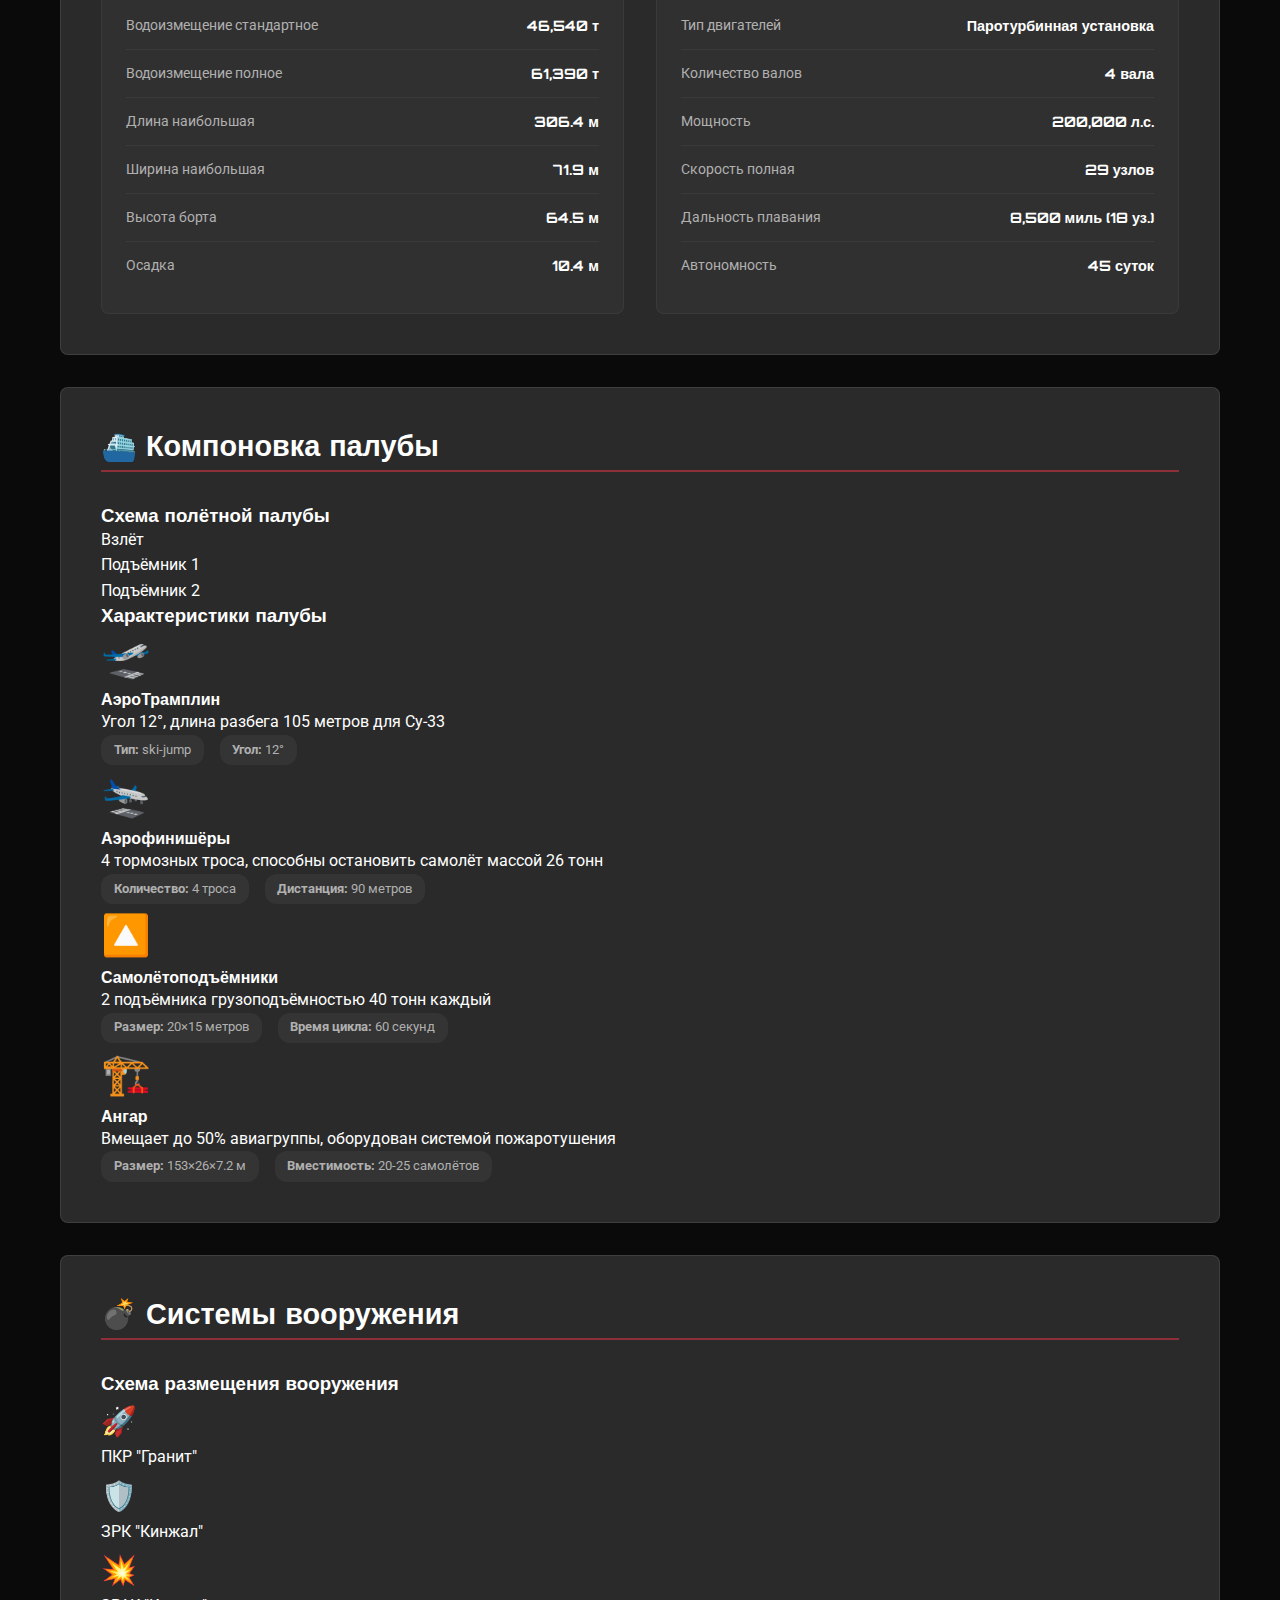
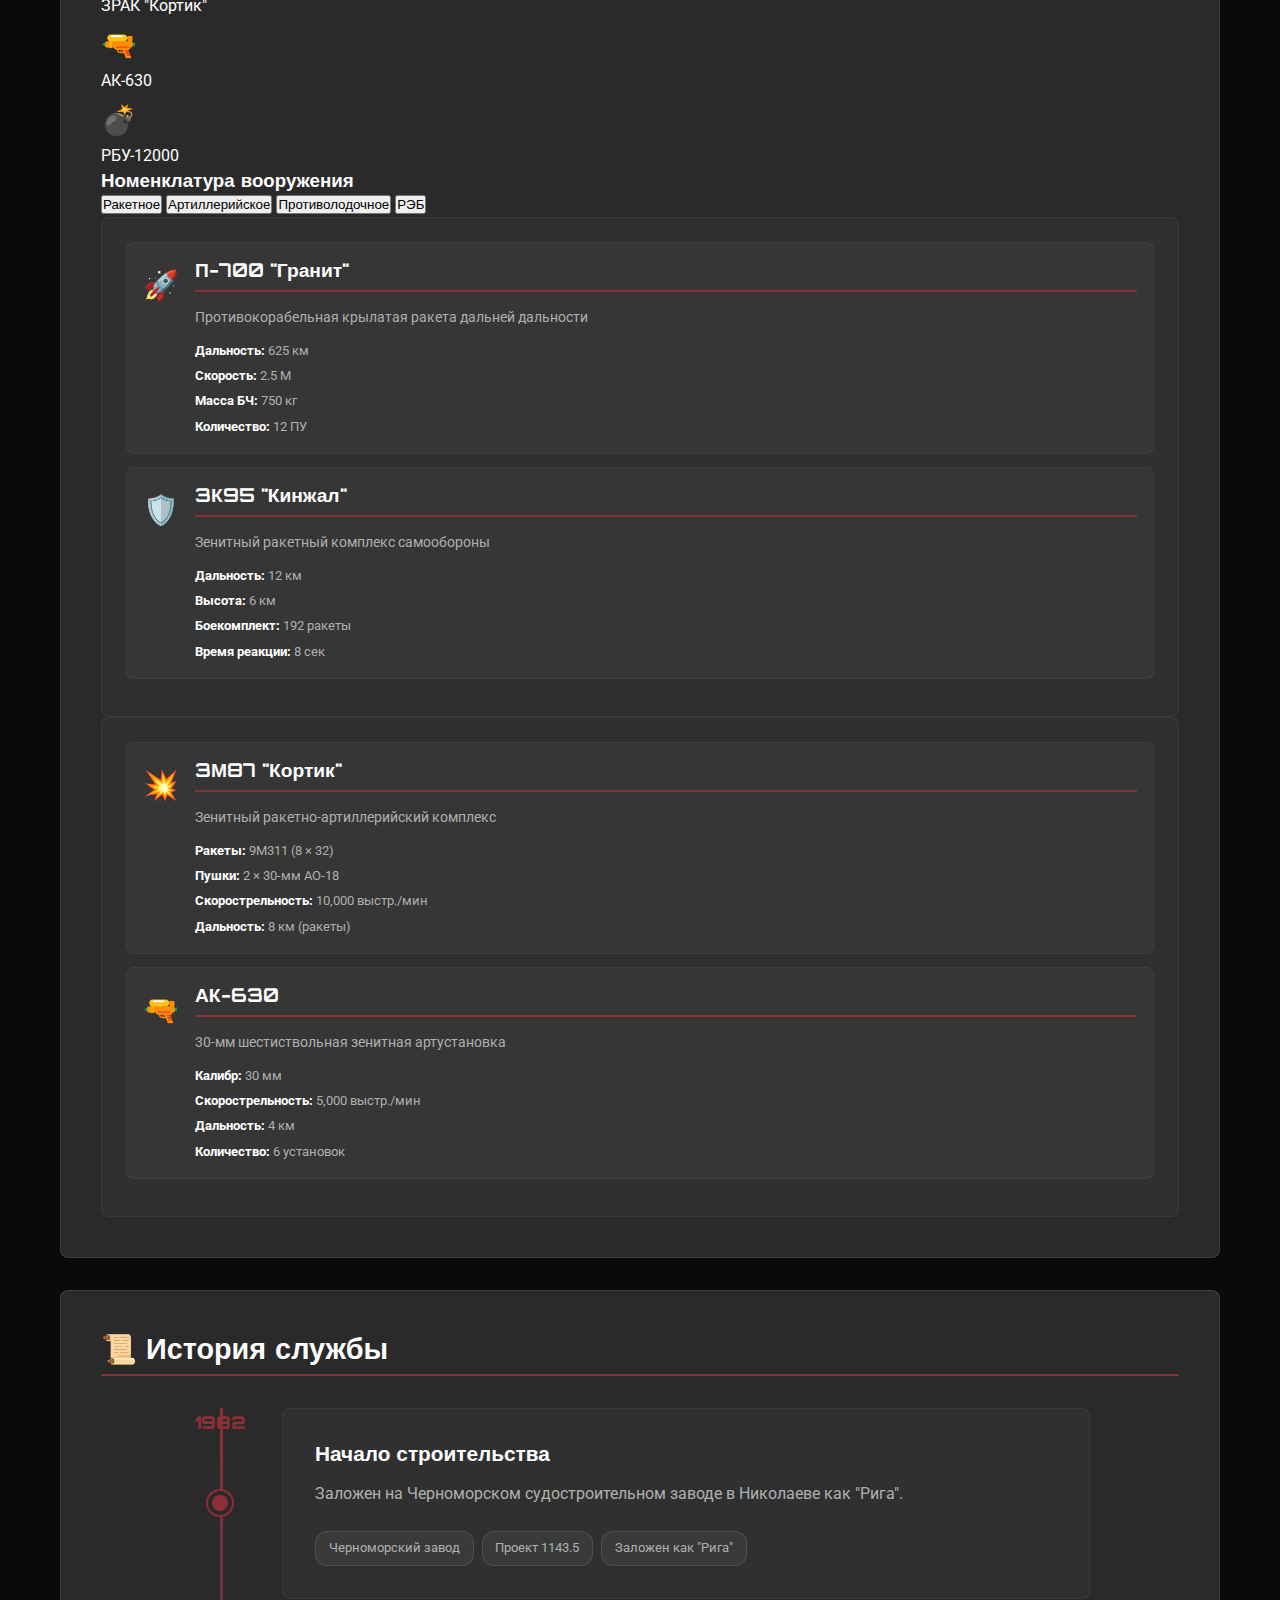
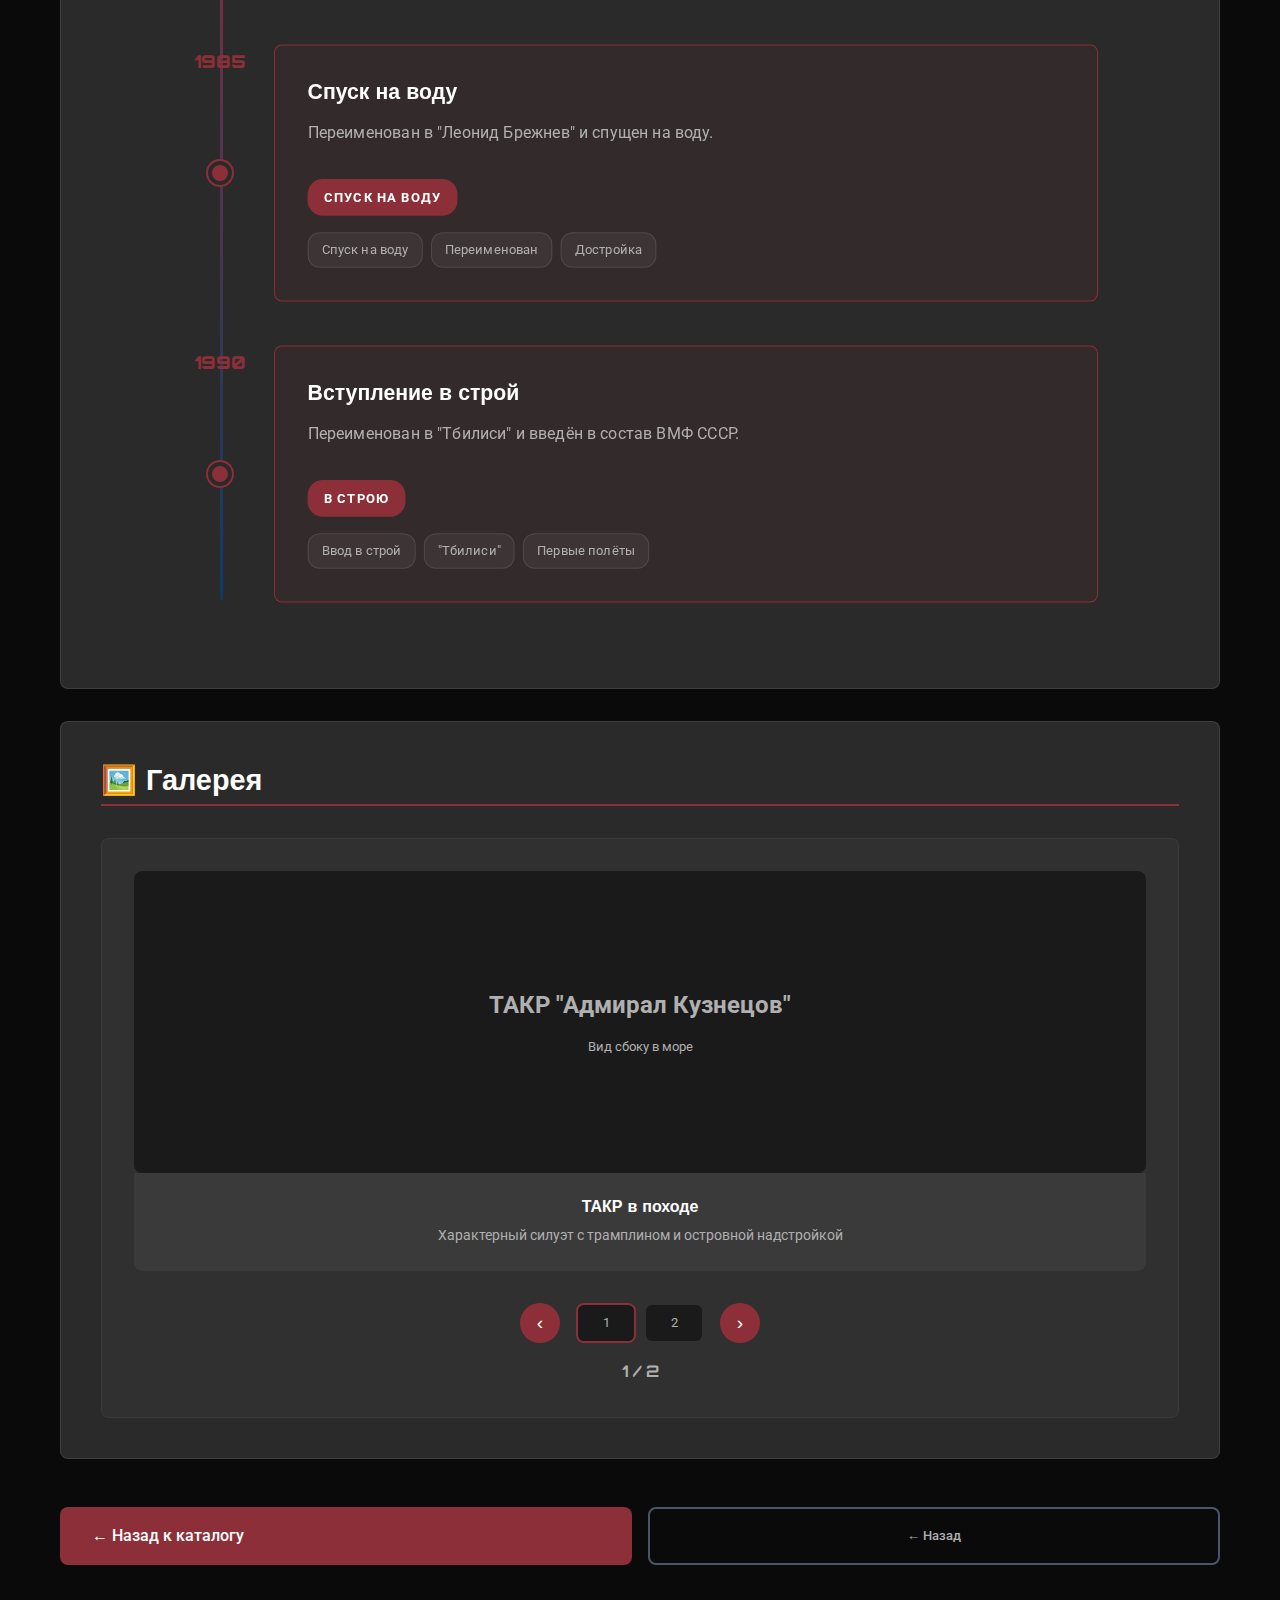
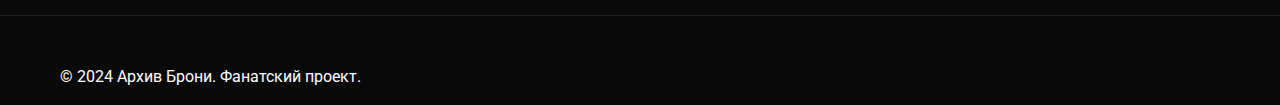
<file: pages/naval-details.html>
<!DOCTYPE html>
<html lang="ru">
<head>
    <meta charset="UTF-8">
    <meta name="viewport" content="width=device-width, initial-scale=1.0">
    <title>Адмирал Кузнецов | Тяжёлый авианесущий крейсер | Архив Брони</title>
    <link rel="stylesheet" href="../styles/main.css">
    <link rel="stylesheet" href="../styles/vehicle-details.css">
    <link href="https://fonts.googleapis.com/css2?family=Orbitron:wght@400;700;900&family=Roboto:wght@300;400;500;700&display=swap" rel="stylesheet">
</head>
<body>
    <header class="header">
        <nav class="navbar">
            <div class="nav-container">
                <div class="logo">
                    <span class="logo-icon">🛡️</span>
                    <span class="logo-text">АРХИВ БРОНИ</span>
                </div>
                <ul class="nav-links">
                    <li><a href="../index.html" class="nav-link">Главная</a></li>
                    <li><a href="ground-vehicles.html" class="nav-link">Наземная</a></li>
                    <li><a href="air-vehicles.html" class="nav-link">Воздушная</a></li>
                    <li><a href="naval-vehicles.html" class="nav-link active">Морская</a></li>
                </ul>
            </div>
        </nav>
    </header>

    <main class="vehicle-main">
        <div class="container">
            <div class="breadcrumbs">
                <a href="../index.html">Главная</a> / 
                <a href="naval-vehicles.html">Морская техника</a> / 
                <span>Адмирал Кузнецов</span>
            </div>
            
            <!-- Hero Section -->
            <div class="vehicle-hero-simple">
                <div class="hero-badge">ТЯЖЁЛЫЙ АВИАНЕСУЩИЙ КРЕЙСЕР</div>
                <h1>Адмирал Кузнецов</h1>
                <p class="hero-subtitle">Единственный авианосец ВМФ России проекта 1143.5</p>
                
                <div class="hero-stats">
                    <div class="hero-stat">
                        <span class="stat-number">61,390</span>
                        <span class="stat-label">тонн</span>
                    </div>
                    <div class="hero-stat">
                        <span class="stat-number">306</span>
                        <span class="stat-label">метров</span>
                    </div>
                    <div class="hero-stat">
                        <span class="stat-number">1,960</span>
                        <span class="stat-label">экипаж</span>
                    </div>
                    <div class="hero-stat">
                        <span class="stat-number">29</span>
                        <span class="stat-label">узлов</span>
                    </div>
                </div>
            </div>

            <div class="vehicle-content-simple">
                <!-- Overview Section -->
                <section class="content-section" id="overview">
                    <h2>🎯 Обзор</h2>
                    <div class="overview-content">
                        <div class="main-image-large">
                            <div class="image-placeholder-large">
                                <span>ТАКР "Адмирал Кузнецов"</span>
                                <small>Тяжёлый авианесущий крейсер в море</small>
                            </div>
                        </div>
                        <div class="overview-text">
                            <p class="lead"><strong>Тяжёлый авианесущий крейсер "Адмирал Кузнецов"</strong> — флагман Военно-морского флота России, единственный в своём роде корабль, сочетающий функции авианосца и ударного крейсера.</p>
                            
                            <div class="key-features">
                                <div class="feature-highlight">
                                    <div class="feature-icon">⚓</div>
                                    <div class="feature-text">
                                        <h4>Уникальная концепция</h4>
                                        <p>Единственный в мире авианосец с мощным ракетным вооружением</p>
                                    </div>
                                </div>
                                <div class="feature-highlight">
                                    <div class="feature-icon">🚁</div>
                                    <div class="feature-text">
                                        <h4>Многофункциональность</h4>
                                        <p>Способен решать задачи ПВО, ПРО и нанесения ударов по кораблям</p>
                                    </div>
                                </div>
                                <div class="feature-highlight">
                                    <div class="feature-icon">🌊</div>
                                    <div class="feature-text">
                                        <h4>Автономность</h4>
                                        <p>Может действовать самостоятельно без кораблей сопровождения</p>
                                    </div>
                                </div>
                            </div>
                        </div>
                    </div>
                </section>

                <!-- Technical Specifications -->
                <section class="content-section" id="specs">
                    <h2>⚙️ Технические характеристики</h2>
                    <div class="specs-tabs">
                        <div class="tab-buttons">
                            <button class="tab-btn active" data-tab="basic">Основные</button>
                            <button class="tab-btn" data-tab="armament">Вооружение</button>
                            <button class="tab-btn" data-tab="aviation">Авиагруппа</button>
                            <button class="tab-btn" data-tab="protection">Защита</button>
                            <button class="tab-btn" data-tab="electronics">Электроника</button>
                        </div>
                        
                        <div class="tab-content active" id="basic-tab">
                            <div class="specs-grid-detailed">
                                <div class="spec-category">
                                    <h4>📐 Размерения и масса</h4>
                                    <div class="spec-item-detailed">
                                        <span>Водоизмещение стандартное</span>
                                        <strong>46,540 т</strong>
                                    </div>
                                    <div class="spec-item-detailed">
                                        <span>Водоизмещение полное</span>
                                        <strong>61,390 т</strong>
                                    </div>
                                    <div class="spec-item-detailed">
                                        <span>Длина наибольшая</span>
                                        <strong>306.4 м</strong>
                                    </div>
                                    <div class="spec-item-detailed">
                                        <span>Ширина наибольшая</span>
                                        <strong>71.9 м</strong>
                                    </div>
                                    <div class="spec-item-detailed">
                                        <span>Высота борта</span>
                                        <strong>64.5 м</strong>
                                    </div>
                                    <div class="spec-item-detailed">
                                        <span>Осадка</span>
                                        <strong>10.4 м</strong>
                                    </div>
                                </div>
                                
                                <div class="spec-category">
                                    <h4>🚀 Энергетическая установка</h4>
                                    <div class="spec-item-detailed">
                                        <span>Тип двигателей</span>
                                        <strong>Паротурбинная установка</strong>
                                    </div>
                                    <div class="spec-item-detailed">
                                        <span>Количество валов</span>
                                        <strong>4 вала</strong>
                                    </div>
                                    <div class="spec-item-detailed">
                                        <span>Мощность</span>
                                        <strong>200,000 л.с.</strong>
                                    </div>
                                    <div class="spec-item-detailed">
                                        <span>Скорость полная</span>
                                        <strong>29 узлов</strong>
                                    </div>
                                    <div class="spec-item-detailed">
                                        <span>Дальность плавания</span>
                                        <strong>8,500 миль (18 уз.)</strong>
                                    </div>
                                    <div class="spec-item-detailed">
                                        <span>Автономность</span>
                                        <strong>45 суток</strong>
                                    </div>
                                </div>
                            </div>
                        </div>

                        <div class="tab-content" id="armament-tab">
                            <div class="specs-grid-detailed">
                                <div class="spec-category">
                                    <h4>💣 Ракетное вооружение</h4>
                                    <div class="spec-item-detailed">
                                        <span>ПКРК "Гранит"</span>
                                        <strong>12 × ПУ СМ-233</strong>
                                    </div>
                                    <div class="spec-item-detailed">
                                        <span>ЗРК "Кинжал"</span>
                                        <strong>24 × ПУ 3К95 (192 ракеты)</strong>
                                    </div>
                                    <div class="spec-item-detailed">
                                        <span>ЗРК "Кортик"</span>
                                        <strong>8 × ЗРАК 3М87 (256 ракет)</strong>
                                    </div>
                                    <div class="spec-item-detailed">
                                        <span>РБУ</span>
                                        <strong>2 × РБУ-12000 (60 ракет)</strong>
                                    </div>
                                </div>
                                
                                <div class="spec-category">
                                    <h4>🔫 Артиллерийское вооружение</h4>
                                    <div class="spec-item-detailed">
                                        <span>АК-630</span>
                                        <strong>6 × 30-мм ЗАК</strong>
                                    </div>
                                    <div class="spec-item-detailed">
                                        <span>Скорострельность</span>
                                        <strong>5,000 выстр./мин на ствол</strong>
                                    </div>
                                </div>
                            </div>
                        </div>

                        <div class="tab-content" id="aviation-tab">
                            <div class="specs-grid-detailed">
                                <div class="spec-category">
                                    <h4>✈️ Авиационное оборудование</h4>
                                    <div class="spec-item-detailed">
                                        <span>Размер полётной палубы</span>
                                        <strong>305 × 70 м</strong>
                                    </div>
                                    <div class="spec-item-detailed">
                                        <span>Аэрофинишёры</span>
                                        <strong>4 тормозных троса</strong>
                                    </div>
                                    <div class="spec-item-detailed">
                                        <span>АэроТрамплин</span>
                                        <strong>12° ski-jump</strong>
                                    </div>
                                    <div class="spec-item-detailed">
                                        <span>Самолётоподъёмники</span>
                                        <strong>2 подъёмника (20 × 15 м)</strong>
                                    </div>
                                    <div class="spec-item-detailed">
                                        <span>Ангар</span>
                                        <strong>153 × 26 × 7.2 м</strong>
                                    </div>
                                </div>
                                
                                <div class="spec-category">
                                    <h4>🚁 Состав авиагруппы</h4>
                                    <div class="spec-item-detailed">
                                        <span>Истребители Су-33</span>
                                        <strong>20 единиц</strong>
                                    </div>
                                    <div class="spec-item-detailed">
                                        <span>Истребители МиГ-29К</span>
                                        <strong>4 единицы</strong>
                                    </div>
                                    <div class="spec-item-detailed">
                                        <span>Вертолёты Ка-27</span>
                                        <strong>15 единиц</strong>
                                    </div>
                                    <div class="spec-item-detailed">
                                        <span>Вертолёты Ка-31</span>
                                        <strong>2 единицы</strong>
                                    </div>
                                    <div class="spec-item-detailed">
                                        <span>Всего летательных аппаратов</span>
                                        <strong>41 единица</strong>
                                    </div>
                                </div>
                            </div>
                        </div>

                        <div class="tab-content" id="protection-tab">
                            <div class="specs-grid-detailed">
                                <div class="spec-category">
                                    <h4>🛡️ Конструктивная защита</h4>
                                    <div class="spec-item-detailed">
                                        <span>Бортовой пояс</span>
                                        <strong>3.5-8 см стальная броня</strong>
                                    </div>
                                    <div class="spec-item-detailed">
                                        <span>Палубная броня</span>
                                        <strong>3.8 см стальная броня</strong>
                                    </div>
                                    <div class="spec-item-detailed">
                                        <span>Противоторпедная защита</span>
                                        <strong>3-х слойная ПТЗ</strong>
                                    </div>
                                    <div class="spec-item-detailed">
                                        <span>Надстройка</span>
                                        <strong>Кевларовое бронирование</strong>
                                    </div>
                                </div>
                                
                                <div class="spec-category">
                                    <h4>🛡️ Активная защита</h4>
                                    <div class="spec-item-detailed">
                                        <span>Станции РЭБ</span>
                                        <strong>8 станций "Созвездие-БР"</strong>
                                    </div>
                                    <div class="spec-item-detailed">
                                        <span>Система ПКЗ</span>
                                        <strong>2 × ПК-2 "Смелый"</strong>
                                    </div>
                                    <div class="spec-item-detailed">
                                        <span>Система обнаружения</span>
                                        <strong>МП-407 "Старт"</strong>
                                    </div>
                                </div>
                            </div>
                        </div>

                        <div class="tab-content" id="electronics-tab">
                            <div class="specs-grid-detailed">
                                <div class="spec-category">
                                    <h4>📡 Радиолокационное оборудование</h4>
                                    <div class="spec-item-detailed">
                                        <span>РЛС обнаружения ВЦ</span>
                                        <strong>МР-750 "Фрегат-МА"</strong>
                                    </div>
                                    <div class="spec-item-detailed">
                                        <span>РЛС обнаружения НЦ</span>
                                        <strong>МР-350 "Подкат"</strong>
                                    </div>
                                    <div class="spec-item-detailed">
                                        <span>РЛС управления полётами</span>
                                        <strong>"Резистор-К4"</strong>
                                    </div>
                                    <div class="spec-item-detailed">
                                        <span>СУАО</span>
                                        <strong>"Лев-218"</strong>
                                    </div>
                                </div>
                                
                                <div class="spec-category">
                                    <h4>🖥️ Системы управления</h4>
                                    <div class="spec-item-detailed">
                                        <span>БИУС</span>
                                        <strong>"Лесоруб-1143.5"</strong>
                                    </div>
                                    <div class="spec-item-detailed">
                                        <span>Система связи</span>
                                        <strong>"Тайфун-2"</strong>
                                    </div>
                                    <div class="spec-item-detailed">
                                        <span>Навигация</span>
                                        <strong>"Салгир-У"</strong>
                                    </div>
                                </div>
                            </div>
                        </div>
                    </div>
                </section>

                <!-- Deck Layout Section -->
                <section class="content-section" id="deck-layout">
                    <h2>⛴️ Компоновка палубы</h2>
                    
                    <div class="deck-layout-system">
                        <div class="deck-diagram">
                            <h3>Схема полётной палубы</h3>
                            <div class="ship-diagram">
                                <div class="ship-deck">
                                    <div class="deck-section bow">
                                        <div class="deck-element ski-jump" title="АэроТрамплин 12°">
                                            <div class="element-label">Трамплин</div>
                                        </div>
                                    </div>
                                    <div class="deck-section midship">
                                        <div class="deck-element landing-area" title="Зона посадки">
                                            <div class="element-label">Посадка</div>
                                            <div class="arresting-wires">
                                                <div class="wire" data-wire="1"></div>
                                                <div class="wire" data-wire="2"></div>
                                                <div class="wire" data-wire="3"></div>
                                                <div class="wire" data-wire="4"></div>
                                            </div>
                                        </div>
                                        <div class="deck-element takeoff-area" title="Зона взлёта">
                                            <div class="element-label">Взлёт</div>
                                        </div>
                                    </div>
                                    <div class="deck-section stern">
                                        <div class="deck-element aircraft-elevator" title="Самолётоподъёмник №1">
                                            <div class="element-label">Подъёмник 1</div>
                                        </div>
                                        <div class="deck-element aircraft-elevator" title="Самолётоподъёмник №2">
                                            <div class="element-label">Подъёмник 2</div>
                                        </div>
                                    </div>
                                    <div class="deck-section island">
                                        <div class="deck-element superstructure" title="Надстройка-остров">
                                            <div class="element-label">Остров</div>
                                        </div>
                                    </div>
                                </div>
                            </div>
                        </div>
                        
                        <div class="deck-features">
                            <h3>Характеристики палубы</h3>
                            <div class="features-list">
                                <div class="feature-item">
                                    <div class="feature-icon">🛫</div>
                                    <div class="feature-details">
                                        <h4>АэроТрамплин</h4>
                                        <p>Угол 12°, длина разбега 105 метров для Су-33</p>
                                        <div class="feature-specs">
                                            <span><strong>Тип:</strong> ski-jump</span>
                                            <span><strong>Угол:</strong> 12°</span>
                                        </div>
                                    </div>
                                </div>
                                
                                <div class="feature-item">
                                    <div class="feature-icon">🛬</div>
                                    <div class="feature-details">
                                        <h4>Аэрофинишёры</h4>
                                        <p>4 тормозных троса, способны остановить самолёт массой 26 тонн</p>
                                        <div class="feature-specs">
                                            <span><strong>Количество:</strong> 4 троса</span>
                                            <span><strong>Дистанция:</strong> 90 метров</span>
                                        </div>
                                    </div>
                                </div>

                                <div class="feature-item">
                                    <div class="feature-icon">🔼</div>
                                    <div class="feature-details">
                                        <h4>Самолётоподъёмники</h4>
                                        <p>2 подъёмника грузоподъёмностью 40 тонн каждый</p>
                                        <div class="feature-specs">
                                            <span><strong>Размер:</strong> 20×15 метров</span>
                                            <span><strong>Время цикла:</strong> 60 секунд</span>
                                        </div>
                                    </div>
                                </div>

                                <div class="feature-item">
                                    <div class="feature-icon">🏗️</div>
                                    <div class="feature-details">
                                        <h4>Ангар</h4>
                                        <p>Вмещает до 50% авиагруппы, оборудован системой пожаротушения</p>
                                        <div class="feature-specs">
                                            <span><strong>Размер:</strong> 153×26×7.2 м</span>
                                            <span><strong>Вместимость:</strong> 20-25 самолётов</span>
                                        </div>
                                    </div>
                                </div>
                            </div>
                        </div>
                    </div>
                </section>

                <!-- Armament Systems Section -->
                <section class="content-section" id="armament-systems">
                    <h2>💣 Системы вооружения</h2>
                    
                    <div class="armament-system">
                        <div class="armament-diagram">
                            <h3>Схема размещения вооружения</h3>
                            <div class="ship-armament-diagram">
                                <div class="ship-hull">
                                    <div class="weapon-placement bow-weapons">
                                        <div class="weapon-group" data-weapon="granit">
                                            <div class="weapon-icon">🚀</div>
                                            <div class="weapon-label">ПКР "Гранит"</div>
                                        </div>
                                    </div>
                                    <div class="weapon-placement starboard-weapons">
                                        <div class="weapon-group" data-weapon="kinzhal">
                                            <div class="weapon-icon">🛡️</div>
                                            <div class="weapon-label">ЗРК "Кинжал"</div>
                                        </div>
                                        <div class="weapon-group" data-weapon="kortik">
                                            <div class="weapon-icon">💥</div>
                                            <div class="weapon-label">ЗРАК "Кортик"</div>
                                        </div>
                                    </div>
                                    <div class="weapon-placement port-weapons">
                                        <div class="weapon-group" data-weapon="ak-630">
                                            <div class="weapon-icon">🔫</div>
                                            <div class="weapon-label">АК-630</div>
                                        </div>
                                    </div>
                                    <div class="weapon-placement stern-weapons">
                                        <div class="weapon-group" data-weapon="rbu">
                                            <div class="weapon-icon">💣</div>
                                            <div class="weapon-label">РБУ-12000</div>
                                        </div>
                                    </div>
                                </div>
                            </div>
                        </div>
                        
                        <div class="armament-selector">
                            <h3>Номенклатура вооружения</h3>
                            <div class="armament-tabs">
                                <button class="armament-tab active" data-armament-type="missiles">Ракетное</button>
                                <button class="armament-tab" data-armament-type="artillery">Артиллерийское</button>
                                <button class="armament-tab" data-armament-type="anti-submarine">Противолодочное</button>
                                <button class="armament-tab" data-armament-type="electronic">РЭБ</button>
                            </div>
                            
                            <div class="armament-container">
                                <div class="armament-category active" data-category="missiles">
                                    <div class="weapon-item" data-weapon="granit">
                                        <div class="weapon-icon">🚀</div>
                                        <div class="weapon-details">
                                            <h4>П-700 "Гранит"</h4>
                                            <p>Противокорабельная крылатая ракета дальней дальности</p>
                                            <div class="weapon-specs">
                                                <span><strong>Дальность:</strong> 625 км</strong></span>
                                                <span><strong>Скорость:</strong> 2.5 М</strong></span>
                                                <span><strong>Масса БЧ:</strong> 750 кг</strong></span>
                                                <span><strong>Количество:</strong> 12 ПУ</strong></span>
                                            </div>
                                        </div>
                                    </div>
                                    
                                    <div class="weapon-item" data-weapon="kinzhal">
                                        <div class="weapon-icon">🛡️</div>
                                        <div class="weapon-details">
                                            <h4>3К95 "Кинжал"</h4>
                                            <p>Зенитный ракетный комплекс самообороны</p>
                                            <div class="weapon-specs">
                                                <span><strong>Дальность:</strong> 12 км</strong></span>
                                                <span><strong>Высота:</strong> 6 км</strong></span>
                                                <span><strong>Боекомплект:</strong> 192 ракеты</strong></span>
                                                <span><strong>Время реакции:</strong> 8 сек</strong></span>
                                            </div>
                                        </div>
                                    </div>
                                </div>

                                <div class="armament-category" data-category="artillery">
                                    <div class="weapon-item" data-weapon="kortik">
                                        <div class="weapon-icon">💥</div>
                                        <div class="weapon-details">
                                            <h4>3М87 "Кортик"</h4>
                                            <p>Зенитный ракетно-артиллерийский комплекс</p>
                                            <div class="weapon-specs">
                                                <span><strong>Ракеты:</strong> 9М311 (8 × 32)</strong></span>
                                                <span><strong>Пушки:</strong> 2 × 30-мм АО-18</strong></span>
                                                <span><strong>Скорострельность:</strong> 10,000 выстр./мин</strong></span>
                                                <span><strong>Дальность:</strong> 8 км (ракеты)</strong></span>
                                            </div>
                                        </div>
                                    </div>
                                    
                                    <div class="weapon-item" data-weapon="ak-630">
                                        <div class="weapon-icon">🔫</div>
                                        <div class="weapon-details">
                                            <h4>АК-630</h4>
                                            <p>30-мм шестиствольная зенитная артустановка</p>
                                            <div class="weapon-specs">
                                                <span><strong>Калибр:</strong> 30 мм</strong></span>
                                                <span><strong>Скорострельность:</strong> 5,000 выстр./мин</strong></span>
                                                <span><strong>Дальность:</strong> 4 км</strong></span>
                                                <span><strong>Количество:</strong> 6 установок</strong></span>
                                            </div>
                                        </div>
                                    </div>
                                </div>

                                <!-- Добавь остальные категории по аналогии -->
                            </div>
                        </div>
                    </div>
                </section>

                <!-- History Section -->
                <section class="content-section" id="history">
                    <h2>📜 История службы</h2>
                    
                    <div class="history-timeline">
                        <div class="timeline-item">
                            <div class="timeline-year">1982</div>
                            <div class="timeline-content">
                                <h4>Начало строительства</h4>
                                <p>Заложен на Черноморском судостроительном заводе в Николаеве как "Рига".</p>
                                <div class="timeline-features">
                                    <span>Черноморский завод</span>
                                    <span>Проект 1143.5</span>
                                    <span>Заложен как "Рига"</span>
                                </div>
                            </div>
                        </div>

                        <div class="timeline-item highlight">
                            <div class="timeline-year">1985</div>
                            <div class="timeline-content">
                                <h4>Спуск на воду</h4>
                                <p>Переименован в "Леонид Брежнев" и спущен на воду.</p>
                                <div class="highlight-badge">Спуск на воду</div>
                                <div class="timeline-features">
                                    <span>Спуск на воду</span>
                                    <span>Переименован</span>
                                    <span>Достройка</span>
                                </div>
                            </div>
                        </div>

                        <div class="timeline-item highlight">
                            <div class="timeline-year">1990</div>
                            <div class="timeline-content">
                                <h4>Вступление в строй</h4>
                                <p>Переименован в "Тбилиси" и введён в состав ВМФ СССР.</p>
                                <div class="highlight-badge">В строю</div>
                                <div class="timeline-features">
                                    <span>Ввод в строй</span>
                                    <span>"Тбилиси"</span>
                                    <span>Первые полёты</span>
                                </div>
                            </div>
                        </div>

                        <!-- Добавь остальные события -->
                    </div>
                </section>

                <!-- Gallery Section -->
                <section class="content-section" id="gallery">
                    <h2>🖼️ Галерея</h2>
                    
                    <div class="gallery-container">
                        <div class="gallery-main">
                            <div class="gallery-slide active">
                                <div class="slide-image">
                                    <div class="image-placeholder-large">
                                        <span>ТАКР "Адмирал Кузнецов"</span>
                                        <small>Вид сбоку в море</small>
                                    </div>
                                </div>
                                <div class="slide-caption">
                                    <h4>ТАКР в походе</h4>
                                    <p>Характерный силуэт с трамплином и островной надстройкой</p>
                                </div>
                            </div>
                            
                            <div class="gallery-slide">
                                <div class="slide-image">
                                    <div class="image-placeholder-large">
                                        <span>Полётная палуба</span>
                                        <small>Вид сверху на палубу</small>
                                    </div>
                                </div>
                                <div class="slide-caption">
                                    <h4>Полётная палуба</h4>
                                    <p>Размещение авиатехники и взлётно-посадочные полосы</p>
                                </div>
                            </div>
                        </div>
                        
                        <div class="gallery-controls">
                            <button class="gallery-btn prev-btn" id="prevBtn">‹</button>
                            <div class="gallery-thumbnails">
                                <div class="thumbnail active" data-index="0">
                                    <div class="thumb-image">1</div>
                                </div>
                                <div class="thumbnail" data-index="1">
                                    <div class="thumb-image">2</div>
                                </div>
                            </div>
                            <button class="gallery-btn next-btn" id="nextBtn">›</button>
                        </div>
                        
                        <div class="gallery-counter">
                            <span id="currentSlide">1</span> / <span id="totalSlides">2</span>
                        </div>
                    </div>
                </section>

                <!-- Navigation -->
                <div class="navigation-buttons">
                    <a href="naval-vehicles.html" class="nav-button">← Назад к каталогу</a>
                    <button onclick="history.back()" class="nav-button secondary">← Назад</button>
                </div>
            </div>
        </div>

        <!-- Floating Navigation -->
        <div class="floating-nav" id="floatingNav">
            <div class="nav-items">
                <a href="#overview" class="nav-item active" data-section="overview">
                    <span class="nav-icon">🎯</span>
                    <span class="nav-text">Обзор</span>
                </a>
                <a href="#specs" class="nav-item" data-section="specs">
                    <span class="nav-icon">⚙️</span>
                    <span class="nav-text">Характеристики</span>
                </a>
                <a href="#deck-layout" class="nav-item" data-section="deck-layout">
                    <span class="nav-icon">⛴️</span>
                    <span class="nav-text">Палуба</span>
                </a>
                <a href="#armament-systems" class="nav-item" data-section="armament-systems">
                    <span class="nav-icon">💣</span>
                    <span class="nav-text">Вооружение</span>
                </a>
                <a href="#history" class="nav-item" data-section="history">
                    <span class="nav-icon">📜</span>
                    <span class="nav-text">История</span>
                </a>
                <a href="#gallery" class="nav-item" data-section="gallery">
                    <span class="nav-icon">🖼️</span>
                    <span class="nav-text">Галерея</span>
                </a>
            </div>
        </div>
    </main>

    <footer class="footer">
        <div class="container">
            <p>&copy; 2024 Архив Брони. Фанатский проект.</p>
        </div>
    </footer>

    <script src="../js/vehicle-details.js"></script>
    <script>
        // Дополнительный JavaScript для морской техники
        document.addEventListener('DOMContentLoaded', function() {
            // Активация вкладок вооружения
            const armamentTabs = document.querySelectorAll('.armament-tab');
            const armamentCategories = document.querySelectorAll('.armament-category');
            
            armamentTabs.forEach(tab => {
                tab.addEventListener('click', function() {
                    armamentTabs.forEach(t => t.classList.remove('active'));
                    this.classList.add('active');
                    
                    const armamentType = this.getAttribute('data-armament-type');
                    
                    armamentCategories.forEach(category => {
                        category.classList.remove('active');
                    });
                    
                    const selectedCategory = document.querySelector(`.armament-category[data-category="${armamentType}"]`);
                    if (selectedCategory) {
                        selectedCategory.classList.add('active');
                    }
                });
            });

            // Интерактивность схемы палубы
            const deckElements = document.querySelectorAll('.deck-element');
            deckElements.forEach(element => {
                element.addEventListener('click', function() {
                    const title = this.getAttribute('title');
                    console.log('Выбран элемент:', title);
                    // Здесь можно добавить всплывающую информацию
                });
            });

            console.log('Детальная страница морской техники загружена! ⛴️');
        });
    </script>
</body>
</html>
</file>
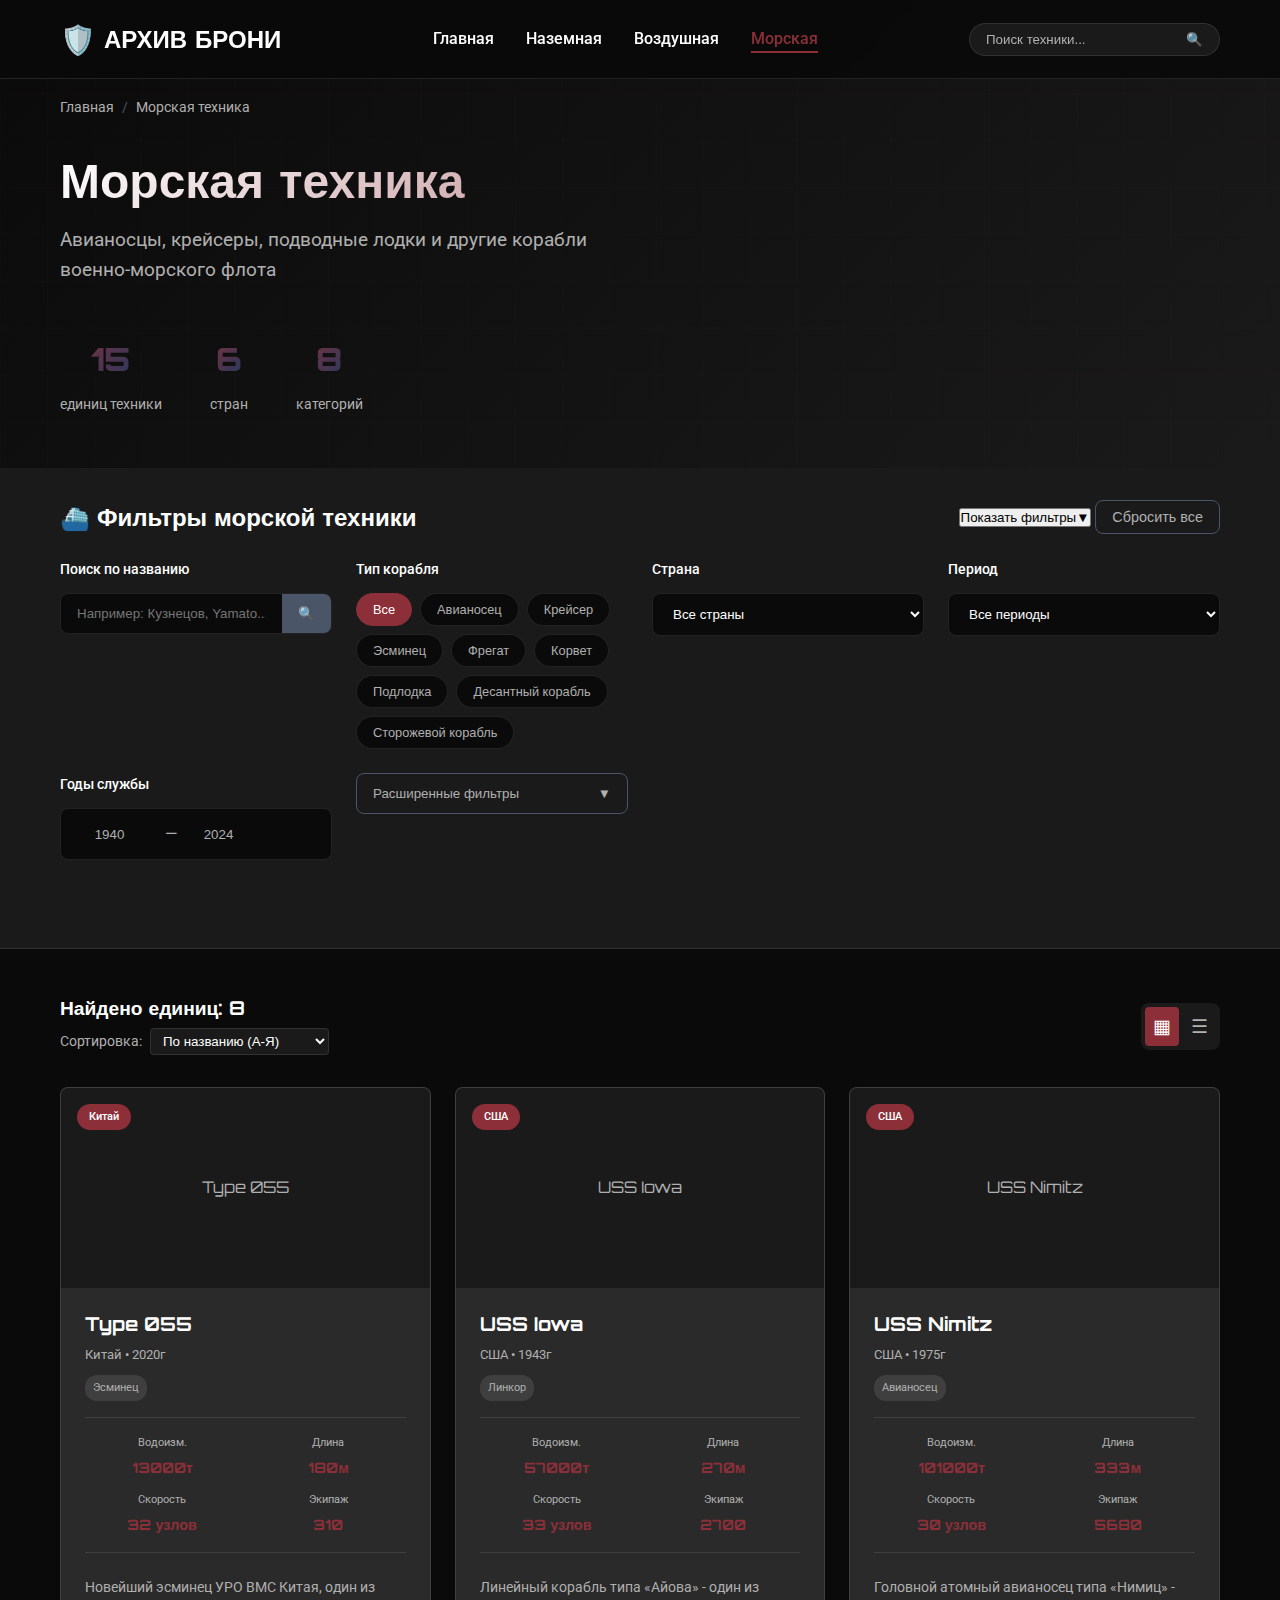
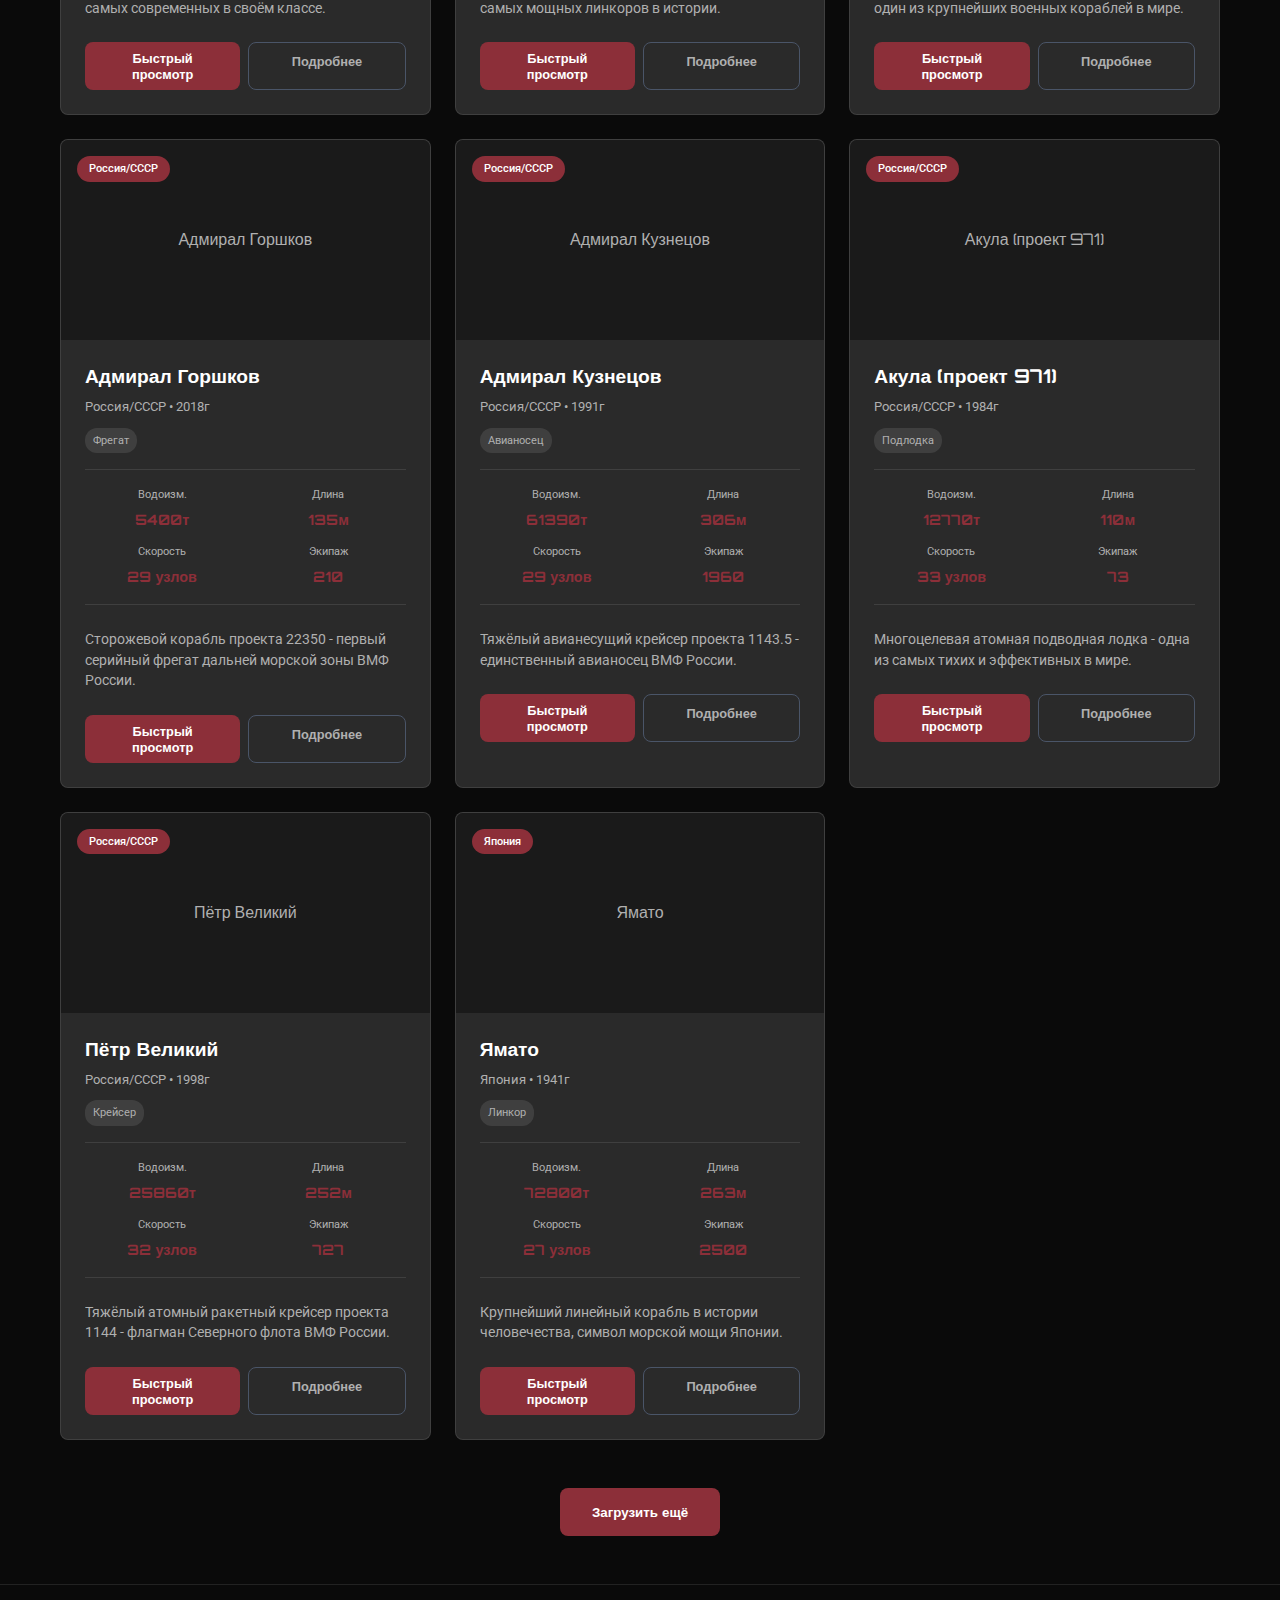
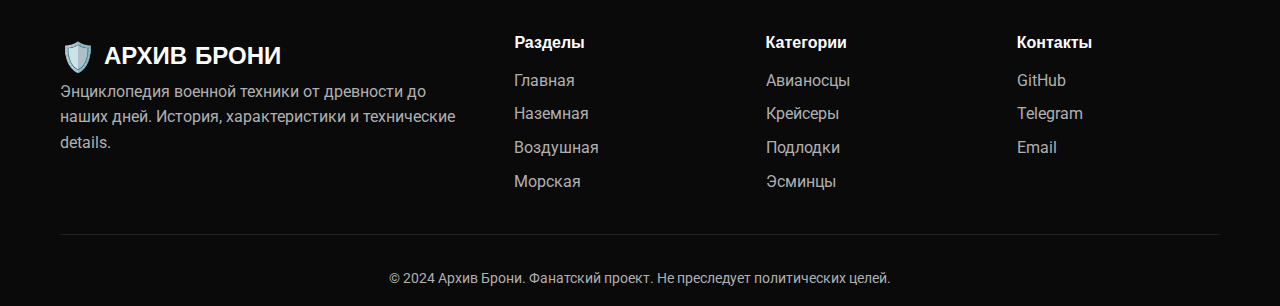
<file: pages/naval-vehicles.html>
<!DOCTYPE html>
<html lang="ru">
<head>
    <meta charset="UTF-8">
    <meta name="viewport" content="width=device-width, initial-scale=1.0">
    <title>Морская техника | Архив Брони</title>
    <link rel="stylesheet" href="../styles/main.css">
    <link rel="stylesheet" href="../styles/catalog.css">
    <link href="https://fonts.googleapis.com/css2?family=Orbitron:wght@400;700;900&family=Roboto:wght@300;400;500;700&display=swap" rel="stylesheet">
</head>
<body>
    <header class="header">
        <nav class="navbar">
            <div class="nav-container">
                <div class="logo">
                    <span class="logo-icon">🛡️</span>
                    <span class="logo-text">АРХИВ БРОНИ</span>
                </div>
                
                <ul class="nav-links">
                    <li><a href="../index.html" class="nav-link">Главная</a></li>
                    <li><a href="ground-vehicles.html" class="nav-link">Наземная</a></li>
                    <li><a href="air-vehicles.html" class="nav-link">Воздушная</a></li>
                    <li><a href="naval-vehicles.html" class="nav-link active">Морская</a></li>
                </ul>
                
                <div class="nav-actions">
                    <div class="search-box">
                        <input type="text" placeholder="Поиск техники..." class="search-input">
                        <button class="search-btn">🔍</button>
                    </div>
                    <button class="mobile-menu-btn">☰</button>
                </div>
            </div>
        </nav>
    </header>

    <section class="page-header">
        <div class="container">
            <div class="breadcrumbs">
                <a href="../index.html">Главная</a>
                <span class="breadcrumb-separator">/</span>
                <span class="current">Морская техника</span>
            </div>
            
            <div class="page-header-content">
                <h1 class="page-title">Морская техника</h1>
                <p class="page-subtitle">Авианосцы, крейсеры, подводные лодки и другие корабли военно-морского флота</p>
                
                <div class="quick-stats">
                    <div class="quick-stat">
                        <span class="stat-number">15</span>
                        <span class="stat-label">единиц техники</span>
                    </div>
                    <div class="quick-stat">
                        <span class="stat-number">6</span>
                        <span class="stat-label">стран</span>
                    </div>
                    <div class="quick-stat">
                        <span class="stat-number">8</span>
                        <span class="stat-label">категорий</span>
                    </div>
                </div>
            </div>
        </div>
    </section>

    <section class="filters-section">
        <div class="container">
            <div class="filters-header">
                <h2>
                    <span>⛴️</span>
                    Фильтры морской техники
                </h2>
                <div class="filters-actions">
                    <button class="filters-toggle" id="filtersToggle">
                        <span>Показать фильтры</span>
                        <span class="toggle-icon">▼</span>
                    </button>
                    <button class="clear-filters" id="clearFilters">Сбросить все</button>
                </div>
            </div>
            
            <div class="filters-container" id="filtersContainer">
                <div class="filters-grid">
                    <div class="filter-group">
                        <label class="filter-label">Поиск по названию</label>
                        <div class="search-filter">
                            <input type="text" id="searchFilter" placeholder="Например: Кузнецов, Yamato...">
                            <button class="search-filter-btn">🔍</button>
                        </div>
                    </div>

                    <div class="filter-group">
                        <label class="filter-label">Тип корабля</label>
                        <div class="filter-chips" id="typeFilter">
                            <button class="filter-chip active" data-type="all">Все</button>
                            <button class="filter-chip" data-type="aircraft-carrier">Авианосец</button>
                            <button class="filter-chip" data-type="cruiser">Крейсер</button>
                            <button class="filter-chip" data-type="destroyer">Эсминец</button>
                            <button class="filter-chip" data-type="frigate">Фрегат</button>
                            <button class="filter-chip" data-type="corvette">Корвет</button>
                            <button class="filter-chip" data-type="submarine">Подлодка</button>
                            <button class="filter-chip" data-type="landing-ship">Десантный корабль</button>
                            <button class="filter-chip" data-type="patrol-ship">Сторожевой корабль</button>
                        </div>
                    </div>

                    <div class="filter-group">
                        <label class="filter-label">Страна</label>
                        <select class="filter-select" id="countryFilter">
                            <option value="all">Все страны</option>
                            <option value="russia">Россия/СССР</option>
                            <option value="usa">США</option>
                            <option value="uk">Великобритания</option>
                            <option value="france">Франция</option>
                            <option value="china">Китай</option>
                            <option value="japan">Япония</option>
                        </select>
                    </div>

                    <div class="filter-group">
                        <label class="filter-label">Период</label>
                        <select class="filter-select" id="eraFilter">
                            <option value="all">Все периоды</option>
                            <option value="ww2">Вторая мировая</option>
                            <option value="cold-war">Холодная война</option>
                            <option value="modern">Современность</option>
                        </select>
                    </div>

                    <div class="filter-group">
                        <label class="filter-label">Годы службы</label>
                        <div class="range-filter">
                            <div class="range-inputs">
                                <input type="number" id="yearFrom" placeholder="1940" min="1900" max="2030">
                                <span class="range-separator">—</span>
                                <input type="number" id="yearTo" placeholder="2024" min="1900" max="2030">
                            </div>
                        </div>
                    </div>

                    <div class="filter-group">
                        <button class="advanced-filters-toggle" id="advancedToggle">
                            <span>Расширенные фильтры</span>
                            <span class="toggle-icon">▼</span>
                        </button>
                    </div>

                    <div class="advanced-filters" id="advancedFilters">
                        <div class="filter-group">
                            <label class="filter-label">Водоизмещение</label>
                            <select class="filter-select" id="displacementFilter">
                                <option value="all">Любое</option>
                                <option value="small">Малые (до 5,000 т)</option>
                                <option value="medium">Средние (5,000-15,000 т)</option>
                                <option value="large">Крупные (15,000-50,000 т)</option>
                                <option value="super-large">Очень крупные (50,000+ т)</option>
                            </select>
                        </div>

                        <div class="filter-group">
                            <label class="filter-label">Экипаж</label>
                            <select class="filter-select" id="crewFilter">
                                <option value="all">Любой</option>
                                <option value="small">Малый (до 100 чел)</option>
                                <option value="medium">Средний (100-500 чел)</option>
                                <option value="large">Крупный (500+ чел)</option>
                            </select>
                        </div>

                        <div class="filter-group">
                            <label class="filter-label">Скорость</label>
                            <select class="filter-select" id="speedFilter">
                                <option value="all">Любая</option>
                                <option value="slow">Малая (до 25 узлов)</option>
                                <option value="medium">Средняя (25-35 узлов)</option>
                                <option value="fast">Высокая (35+ узлов)</option>
                            </select>
                        </div>
                    </div>
                </div>

                <div class="active-filters" id="activeFilters">
                </div>
            </div>
        </div>
    </section>

    <section class="results-section">
        <div class="container">
            <div class="results-header">
                <div class="results-info">
                    <h3>Найдено единиц: <span id="resultsCount">15</span></h3>
                    <div class="sort-controls">
                        <label>Сортировка:</label>
                        <select id="sortSelect">
                            <option value="name">По названию (А-Я)</option>
                            <option value="name-desc">По названию (Я-А)</option>
                            <option value="year">По году (старые)</option>
                            <option value="year-desc">По году (новые)</option>
                            <option value="displacement">По водоизм. (малые)</option>
                            <option value="displacement-desc">По водоизм. (крупные)</option>
                        </select>
                    </div>
                </div>
                
                <div class="view-controls">
                    <button class="view-btn active" data-view="grid" title="Сетка">
                        ▦
                    </button>
                    <button class="view-btn" data-view="list" title="Список">
                        ☰
                    </button>
                </div>
            </div>

            <div class="vehicles-grid" id="vehiclesGrid">
                <!-- Морская техника будет здесь -->
            </div>

            <div class="loading-state" id="loadingState">
                <div class="loading-spinner"></div>
                <p>Загрузка морской техники...</p>
            </div>

            <div class="no-results" id="noResults" style="display: none;">
                <div class="no-results-icon">⛴️</div>
                <h3>Корабли не найдены</h3>
                <p>Попробуйте изменить параметры фильтрации</p>
                <button class="cta-button primary" id="resetSearch">Сбросить фильтры</button>
            </div>

            <div class="load-more-container">
                <button class="load-more-btn" id="loadMore">Загрузить ещё</button>
            </div>
        </div>
    </section>

    <div class="modal" id="quickViewModal">
        <div class="modal-content">
            <button class="modal-close" id="modalClose">✕</button>
            <div class="modal-body" id="modalBody">
            </div>
        </div>
    </div>

    <footer class="footer">
        <div class="container">
            <div class="footer-content">
                <div class="footer-section">
                    <div class="logo">
                        <span class="logo-icon">🛡️</span>
                        <span class="logo-text">АРХИВ БРОНИ</span>
                    </div>
                    <p class="footer-description">
                        Энциклопедия военной техники от древности до наших дней. 
                        История, характеристики и технические details.
                    </p>
                </div>
                
                <div class="footer-section">
                    <h4>Разделы</h4>
                    <ul class="footer-links">
                        <li><a href="../index.html">Главная</a></li>
                        <li><a href="ground-vehicles.html">Наземная</a></li>
                        <li><a href="air-vehicles.html">Воздушная</a></li>
                        <li><a href="naval-vehicles.html">Морская</a></li>
                    </ul>
                </div>
                
                <div class="footer-section">
                    <h4>Категории</h4>
                    <ul class="footer-links">
                        <li><a href="#">Авианосцы</a></li>
                        <li><a href="#">Крейсеры</a></li>
                        <li><a href="#">Подлодки</a></li>
                        <li><a href="#">Эсминцы</a></li>
                    </ul>
                </div>
                
                <div class="footer-section">
                    <h4>Контакты</h4>
                    <div class="social-links">
                        <a href="#" class="social-link">GitHub</a>
                        <a href="#" class="social-link">Telegram</a>
                        <a href="#" class="social-link">Email</a>
                    </div>
                </div>
            </div>
            
            <div class="footer-bottom">
                <p>&copy; 2024 Архив Брони. Фанатский проект. Не преследует политических целей.</p>
            </div>
        </div>
    </footer>

    <!-- Подключаем загрузчик данных -->
    <script src="../src/data/data-loader.js"></script>
    
    <script>
    // NavalCatalog класс для морской техники
    class NavalCatalog {
        constructor() {
            this.vehicles = [];
            this.filteredVehicles = [];
            this.currentPage = 1;
            this.itemsPerPage = 12;
            this.filters = {
                search: '',
                type: 'all',
                country: 'all',
                era: 'all',
                yearFrom: '',
                yearTo: '',
                displacement: 'all',
                crew: 'all',
                speed: 'all'
            };
            this.sortBy = 'name';
            this.viewMode = 'grid';
            this.filtersVisible = false;
            
            this.init();
        }

        async init() {
            await this.loadVehicles();
            this.bindEvents();
            this.applyFilters();
            this.toggleFilters(false);
        }

        async loadVehicles() {
            try {
                const loader = window.dataLoader;
                this.vehicles = await loader.loadVehicles('naval');
                console.log('📦 Загружено морской техники:', this.vehicles.length, 'единиц');
                this.displayVehicles();
            } catch (error) {
                console.error('Ошибка загрузки морской техники:', error);
                this.vehicles = [];
                this.displayVehicles();
            }
        }

        toggleFilters(show) {
            this.filtersVisible = show !== undefined ? show : !this.filtersVisible;
            const container = document.querySelector('.filters-container');
            const toggle = document.getElementById('filtersToggle');
            
            if (this.filtersVisible) {
                container.classList.add('active');
                toggle.classList.add('active');
                toggle.innerHTML = '<span>Скрыть фильтры</span><span class="toggle-icon">▼</span>';
            } else {
                container.classList.remove('active');
                toggle.classList.remove('active');
                toggle.innerHTML = '<span>Показать фильтры</span><span class="toggle-icon">▼</span>';
            }
        }

        applyFilters() {
            this.filteredVehicles = this.vehicles.filter(vehicle => {
                return this.matchesFilters(vehicle);
            });
            
            this.sortVehicles(); // ← ДОБАВЛЯЕМ СОРТИРОВКУ
            this.displayVehicles();
        }

        sortVehicles() {
            this.filteredVehicles.sort((a, b) => {
                switch (this.sortBy) {
                    case 'name':
                        return a.name.localeCompare(b.name);
                    case 'name-desc':
                        return b.name.localeCompare(a.name);
                    case 'year':
                        return a.year - b.year;
                    case 'year-desc':
                        return b.year - a.year;
                    case 'displacement':
                        return a.specs.displacement - b.specs.displacement;
                    case 'displacement-desc':
                        return b.specs.displacement - a.specs.displacement;
                    default:
                        return 0;
                }
            });
        }

        bindEvents() {
            // Toggle filters
            document.getElementById('filtersToggle').addEventListener('click', () => {
                this.toggleFilters();
            });

            // Search filter
            document.getElementById('searchFilter').addEventListener('input', (e) => {
                this.filters.search = e.target.value;
                this.applyFilters();
            });

            // Type filter chips
            document.querySelectorAll('.filter-chip').forEach(chip => {
                chip.addEventListener('click', (e) => {
                    document.querySelectorAll('.filter-chip').forEach(c => c.classList.remove('active'));
                    e.target.classList.add('active');
                    this.filters.type = e.target.dataset.type;
                    this.applyFilters();
                });
            });

            // Select filters
            ['country', 'era'].forEach(filter => {
                const element = document.getElementById(filter + 'Filter');
                if (element) {
                    element.addEventListener('change', (e) => {
                        this.filters[filter] = e.target.value;
                        this.applyFilters();
                    });
                }
            });

            // Sort control
            const sortSelect = document.getElementById('sortSelect');
            if (sortSelect) {
                sortSelect.addEventListener('change', (e) => {
                    this.sortBy = e.target.value;
                    this.applyFilters();
                });
            }

            // Clear filters
            document.getElementById('clearFilters').addEventListener('click', () => {
                this.clearFilters();
            });

            // Advanced filters toggle
            const advancedToggle = document.getElementById('advancedToggle');
            if (advancedToggle) {
                advancedToggle.addEventListener('click', (e) => {
                    e.target.classList.toggle('active');
                    document.getElementById('advancedFilters').classList.toggle('active');
                });
            }

            // Advanced filters
            ['displacement', 'crew', 'speed'].forEach(filter => {
                const element = document.getElementById(filter + 'Filter');
                if (element) {
                    element.addEventListener('change', (e) => {
                        this.filters[filter] = e.target.value;
                        this.applyFilters();
                    });
                }
            });

            // Year range filters
            ['yearFrom', 'yearTo'].forEach(filter => {
                const element = document.getElementById(filter);
                if (element) {
                    element.addEventListener('input', (e) => {
                        this.filters[filter] = e.target.value;
                        this.applyFilters();
                    });
                }
            });

            // View controls
            document.querySelectorAll('.view-btn').forEach(btn => {
                btn.addEventListener('click', (e) => {
                    document.querySelectorAll('.view-btn').forEach(b => b.classList.remove('active'));
                    e.target.classList.add('active');
                    this.viewMode = e.target.dataset.view;
                    this.updateViewMode();
                });
            });

            // Modal close
            const modalClose = document.getElementById('modalClose');
            if (modalClose) {
                modalClose.addEventListener('click', () => {
                    this.closeModal();
                });
            }

            // Close modal on backdrop click
            const modal = document.getElementById('quickViewModal');
            if (modal) {
                modal.addEventListener('click', (e) => {
                    if (e.target.id === 'quickViewModal') {
                        this.closeModal();
                    }
                });
            }
        }

        clearFilters() {
            this.filters = {
                search: '',
                type: 'all',
                country: 'all',
                era: 'all',
                yearFrom: '',
                yearTo: '',
                displacement: 'all',
                crew: 'all',
                speed: 'all'
            };
            
            this.sortBy = 'name'; // ← ДОБАВЛЯЕМ СБРОС СОРТИРОВКИ

            document.getElementById('searchFilter').value = '';
            document.querySelectorAll('.filter-chip').forEach(chip => {
                chip.classList.remove('active');
                if (chip.dataset.type === 'all') chip.classList.add('active');
            });
            
            ['country', 'era'].forEach(filter => {
                const element = document.getElementById(filter + 'Filter');
                if (element) element.value = 'all';
            });
            
            // Сбрасываем селект сортировки
            const sortSelect = document.getElementById('sortSelect');
            if (sortSelect) sortSelect.value = 'name';

            this.applyFilters();
        }

        // Quick View функциональность
        bindVehicleCardEvents() {
            document.querySelectorAll('.quick-view-btn').forEach(btn => {
                btn.addEventListener('click', (e) => {
                    e.stopPropagation();
                    const vehicleId = e.target.dataset.vehicleId;
                    this.showQuickView(vehicleId);
                });
            });

            document.querySelectorAll('.vehicle-card').forEach(card => {
                card.addEventListener('click', (e) => {
                    if (!e.target.classList.contains('vehicle-btn')) {
                        const vehicleId = card.dataset.vehicleId;
                        // ПЕРЕХОДИМ НА ДЕТАЛЬНУЮ СТРАНИЦУ
                        window.location.href = `naval-details.html?id=${vehicleId}`;
                    }
                });
            });
        }

        showQuickView(vehicleId) {
            const vehicle = this.vehicles.find(v => v.id === vehicleId);
            if (!vehicle) return;

            const modalBody = document.getElementById('modalBody');
            if (!modalBody) return;

            modalBody.innerHTML = this.createQuickViewContent(vehicle);
            document.getElementById('quickViewModal').classList.add('active');
        }

        createQuickViewContent(vehicle) {
            const typeLabel = this.getTypeLabel(vehicle.category);
            const countryLabel = this.getCountryLabel(vehicle.country);

            return `
                <div class="quick-view">
                    <div class="quick-view-image">
                        <div class="vehicle-image-placeholder large">
                            ${vehicle.name}
                        </div>
                    </div>
                    <div class="quick-view-content">
                        <h2>${vehicle.name}</h2>
                        <div class="quick-view-meta">
                            <span class="meta-item">${countryLabel}</span>
                            <span class="meta-item">${vehicle.year} год</span>
                            <span class="meta-item">${typeLabel}</span>
                        </div>
                        
                        <div class="quick-view-specs">
                            <div class="spec-row">
                                <span class="spec-name">Водоизмещение:</span>
                                <span class="spec-value">${vehicle.specs.displacement} тонн</span>
                            </div>
                            <div class="spec-row">
                                <span class="spec-name">Длина:</span>
                                <span class="spec-value">${vehicle.specs.length} метров</span>
                            </div>
                            <div class="spec-row">
                                <span class="spec-name">Экипаж:</span>
                                <span class="spec-value">${vehicle.specs.crew} человек</span>
                            </div>
                            <div class="spec-row">
                                <span class="spec-name">Макс. скорость:</span>
                                <span class="spec-value">${vehicle.specs.speed} узлов</span>
                            </div>
                            <div class="spec-row">
                                <span class="spec-name">Вооружение:</span>
                                <span class="spec-value">${vehicle.specs.armament}</span>
                            </div>
                            ${vehicle.specs.aircraft ? `
                            <div class="spec-row">
                                <span class="spec-name">Авиагруппа:</span>
                                <span class="spec-value">${vehicle.specs.aircraft}</span>
                            </div>
                            ` : ''}
                        </div>
                        
                        <p class="quick-view-description">${vehicle.description}</p>
                        
                        <div class="quick-view-actions">
                            <a href="naval-details.html?id=${vehicle.id}" class="vehicle-btn">
                                Полное описание
                            </a>
                            <button class="vehicle-btn secondary" onclick="catalog.closeModal()">
                                Закрыть
                            </button>
                        </div>
                    </div>
                </div>
            `;
        }

        closeModal() {
            document.getElementById('quickViewModal').classList.remove('active');
        }

        matchesFilters(vehicle) {
            // Search filter
            if (this.filters.search && !vehicle.name.toLowerCase().includes(this.filters.search.toLowerCase())) {
                return false;
            }

            // Type filter
            if (this.filters.type !== 'all' && vehicle.category !== this.filters.type) {
                return false;
            }

            // Country filter
            if (this.filters.country !== 'all' && vehicle.country !== this.filters.country) {
                return false;
            }

            // Era filter
            if (this.filters.era !== 'all' && vehicle.era !== this.filters.era) {
                return false;
            }

            // Year range filter
            if (this.filters.yearFrom && vehicle.year < parseInt(this.filters.yearFrom)) {
                return false;
            }
            if (this.filters.yearTo && vehicle.year > parseInt(this.filters.yearTo)) {
                return false;
            }

            // Displacement filter
            if (this.filters.displacement !== 'all') {
                const displacement = vehicle.specs.displacement;
                switch (this.filters.displacement) {
                    case 'small': if (displacement > 5000) return false; break;
                    case 'medium': if (displacement <= 5000 || displacement > 15000) return false; break;
                    case 'large': if (displacement <= 15000 || displacement > 50000) return false; break;
                    case 'super-large': if (displacement <= 50000) return false; break;
                }
            }

            // Crew filter
            if (this.filters.crew !== 'all') {
                const crew = vehicle.specs.crew;
                switch (this.filters.crew) {
                    case 'small': if (crew > 100) return false; break;
                    case 'medium': if (crew <= 100 || crew > 500) return false; break;
                    case 'large': if (crew <= 500) return false; break;
                }
            }

            // Speed filter
            if (this.filters.speed !== 'all') {
                const speed = vehicle.specs.speed;
                switch (this.filters.speed) {
                    case 'slow': if (speed > 25) return false; break;
                    case 'medium': if (speed <= 25 || speed > 35) return false; break;
                    case 'fast': if (speed <= 35) return false; break;
                }
            }

            return true;
        }

        updateViewMode() {
            const grid = document.getElementById('vehiclesGrid');
            if (grid) {
                grid.className = `vehicles-grid ${this.viewMode}-view`;
            }
        }

        createVehicleCard(vehicle) {
            const typeLabel = this.getTypeLabel(vehicle.category);
            const countryLabel = this.getCountryLabel(vehicle.country);

            return `
                <div class="vehicle-card" data-vehicle-id="${vehicle.id}">
                    <div class="vehicle-badge">${countryLabel}</div>
                    <div class="vehicle-image">
                        <div class="vehicle-image-placeholder">
                            ${vehicle.name}
                        </div>
                    </div>
                    <div class="vehicle-content">
                        <div class="vehicle-header">
                            <h3 class="vehicle-title">${vehicle.name}</h3>
                        </div>
                        <div class="vehicle-country">${countryLabel} • ${vehicle.year}г</div>
                        <div class="vehicle-type">${typeLabel}</div>
                        
                        <div class="vehicle-specs">
                            <div class="vehicle-spec">
                                <span class="spec-label">Водоизм.</span>
                                <span class="spec-value">${vehicle.specs.displacement}т</span>
                            </div>
                            <div class="vehicle-spec">
                                <span class="spec-label">Длина</span>
                                <span class="spec-value">${vehicle.specs.length}м</span>
                            </div>
                            <div class="vehicle-spec">
                                <span class="spec-label">Скорость</span>
                                <span class="spec-value">${vehicle.specs.speed} узлов</span>
                            </div>
                            <div class="vehicle-spec">
                                <span class="spec-label">Экипаж</span>
                                <span class="spec-value">${vehicle.specs.crew}</span>
                            </div>
                        </div>
                        
                        <p class="vehicle-description">${vehicle.description}</p>
                        
                        <div class="vehicle-actions">
                            <button class="vehicle-btn quick-view-btn" data-vehicle-id="${vehicle.id}">
                                Быстрый просмотр
                            </button>
                            <a href="naval-details.html?id=${vehicle.id}" class="vehicle-btn secondary">
                                Подробнее
                            </a>
                        </div>
                    </div>
                </div>
            `;
        }

        displayVehicles() {
            const grid = document.getElementById('vehiclesGrid');
            const resultsCount = document.getElementById('resultsCount');
            const noResults = document.getElementById('noResults');
            const loadingState = document.getElementById('loadingState');

            if (loadingState) loadingState.style.display = 'none';

            if (this.filteredVehicles.length === 0) {
                grid.style.display = 'none';
                if (noResults) noResults.style.display = 'block';
                if (resultsCount) resultsCount.textContent = '0';
                return;
            }

            if (noResults) noResults.style.display = 'none';
            grid.style.display = 'grid';
            if (resultsCount) resultsCount.textContent = this.filteredVehicles.length;

            grid.innerHTML = this.filteredVehicles.map(vehicle => this.createVehicleCard(vehicle)).join('');
            
            // Привязываем события к новым карточкам
            this.bindVehicleCardEvents();
        }

        // Helper methods
        getTypeLabel(type) {
            const types = {
                'aircraft-carrier': 'Авианосец',
                'battleship': 'Линкор',
                'cruiser': 'Крейсер',
                'destroyer': 'Эсминец',
                'frigate': 'Фрегат',
                'corvette': 'Корвет',
                'submarine': 'Подлодка',
                'landing-ship': 'Десантный корабль',
                'patrol-ship': 'Сторожевой корабль'
            };
            return types[type] || type;
        }

        getCountryLabel(country) {
            const countries = {
                'russia': 'Россия/СССР',
                'usa': 'США',
                'china': 'Китай',
                'japan': 'Япония',
                'uk': 'Великобритания',
                'france': 'Франция'
            };
            return countries[country] || country;
        }
    }

    // Инициализация каталога
    document.addEventListener('DOMContentLoaded', () => {
        window.catalog = new NavalCatalog();
    });
    </script>
</body>
</html>
</file>
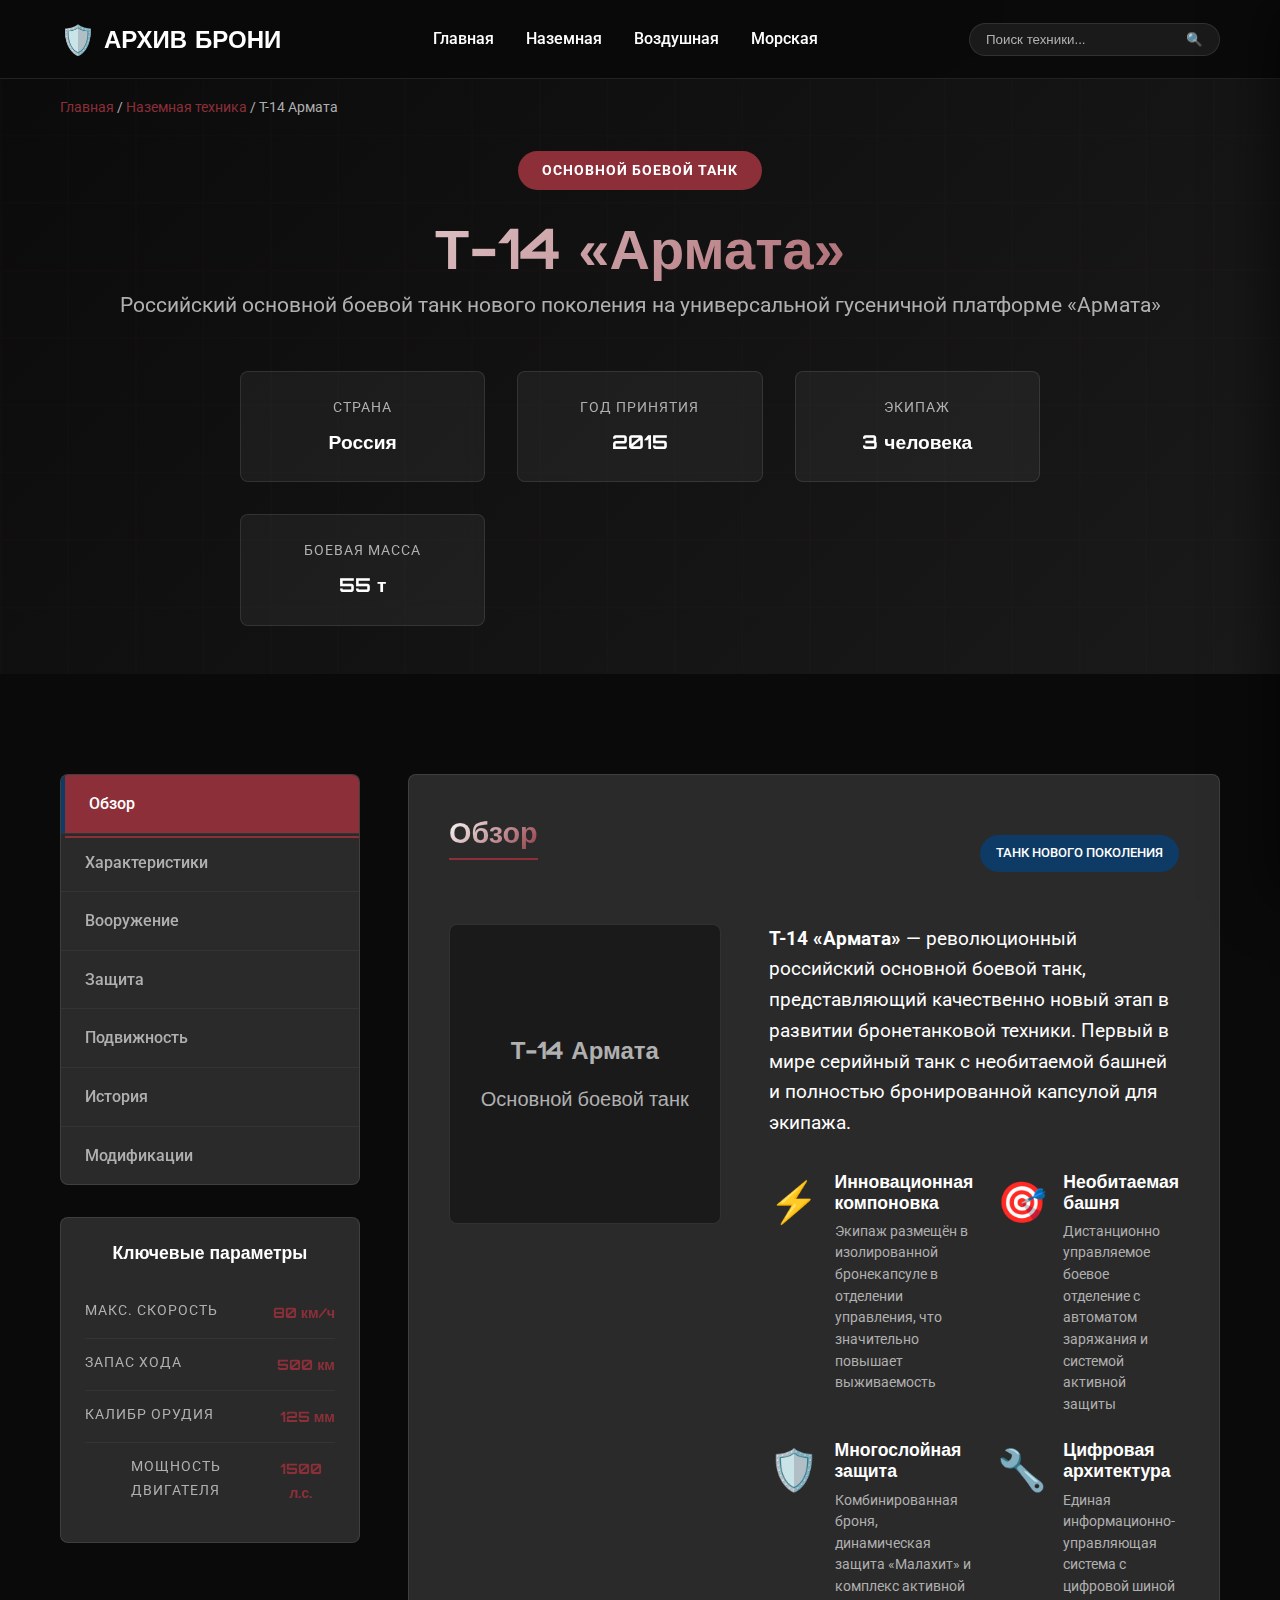
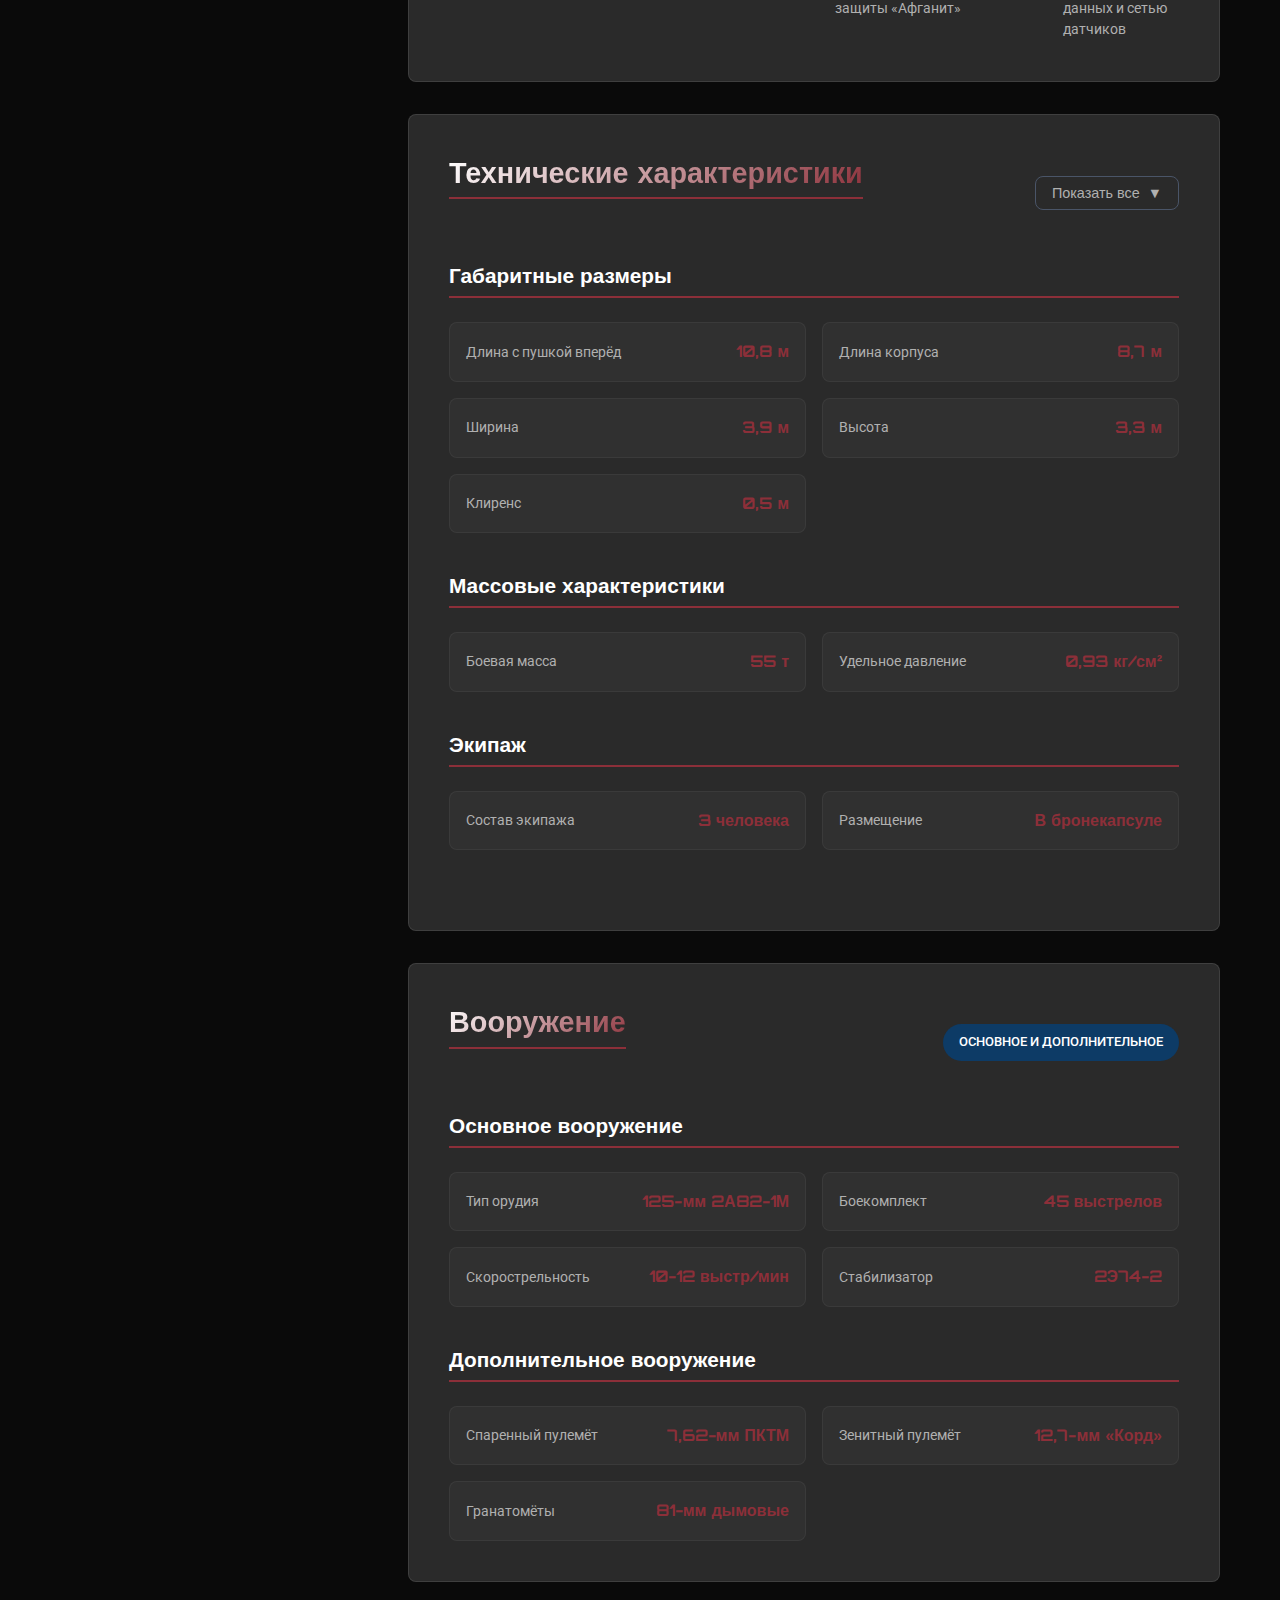
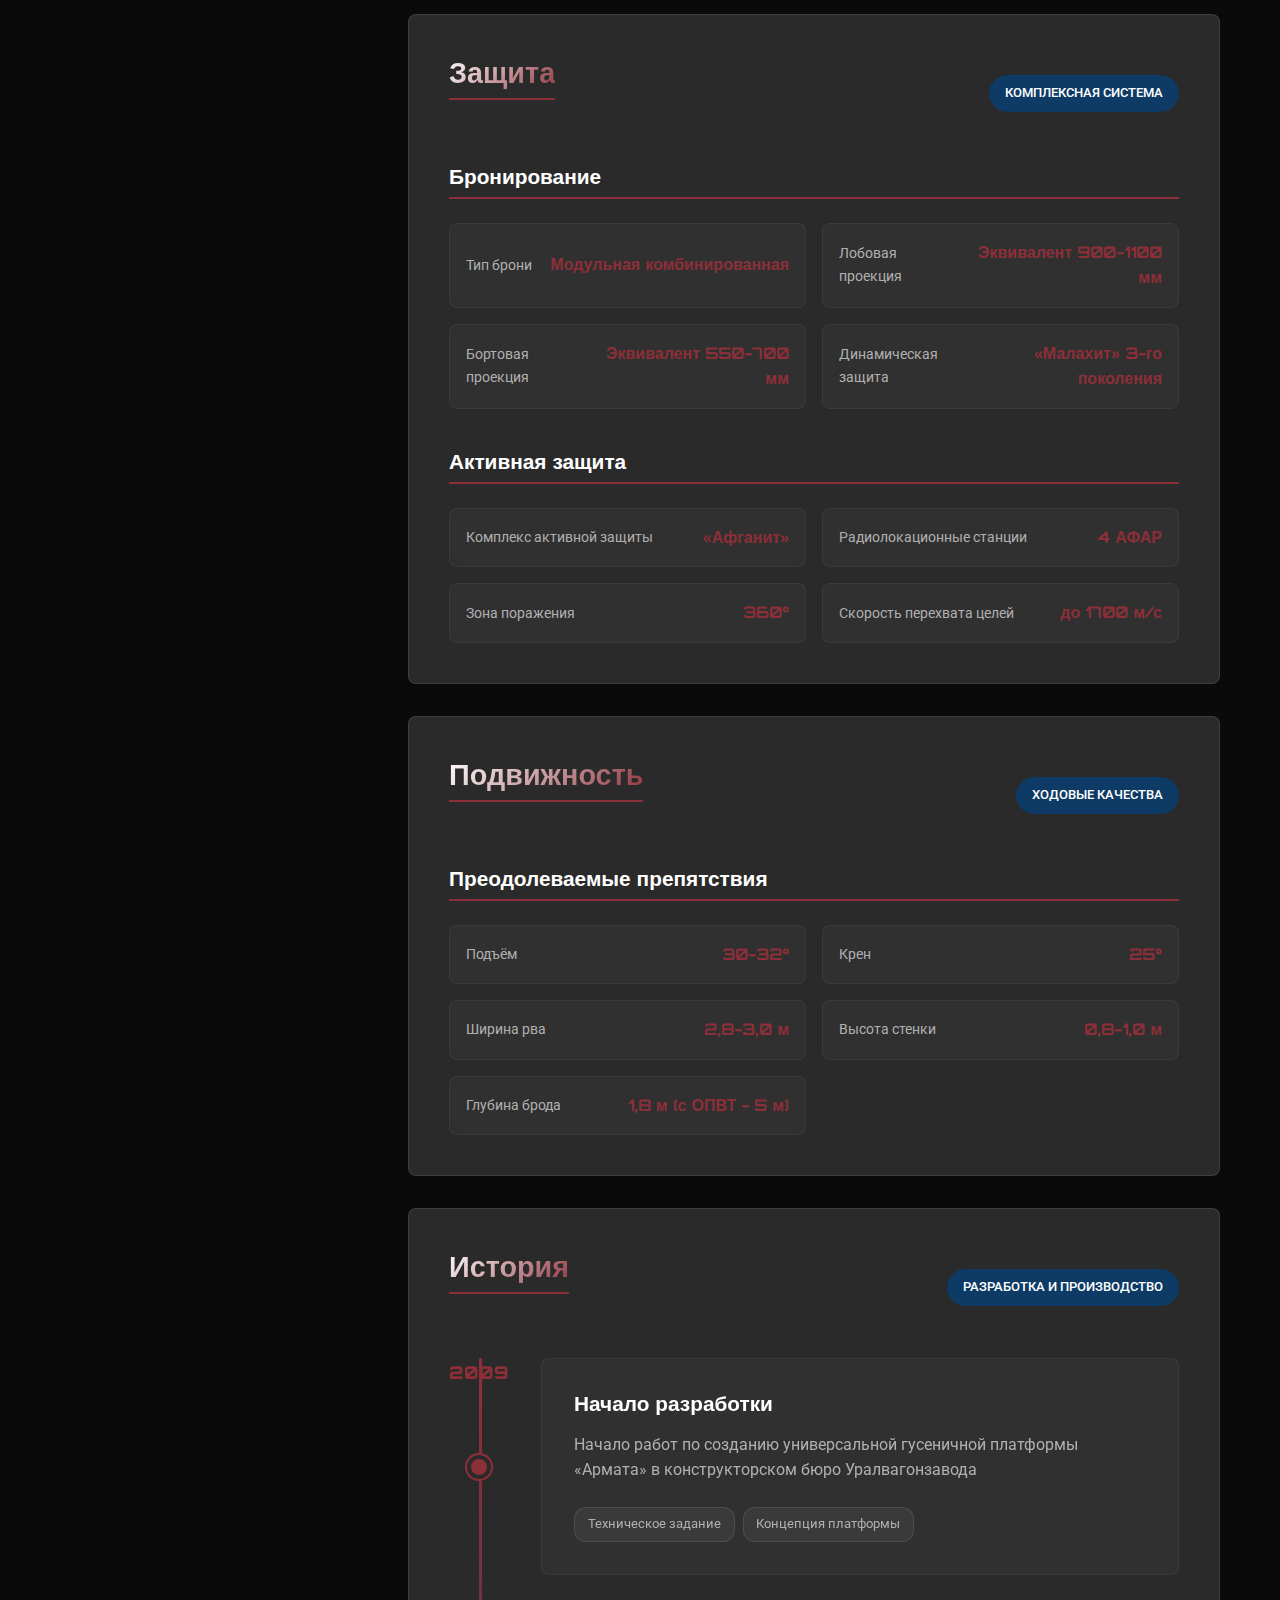
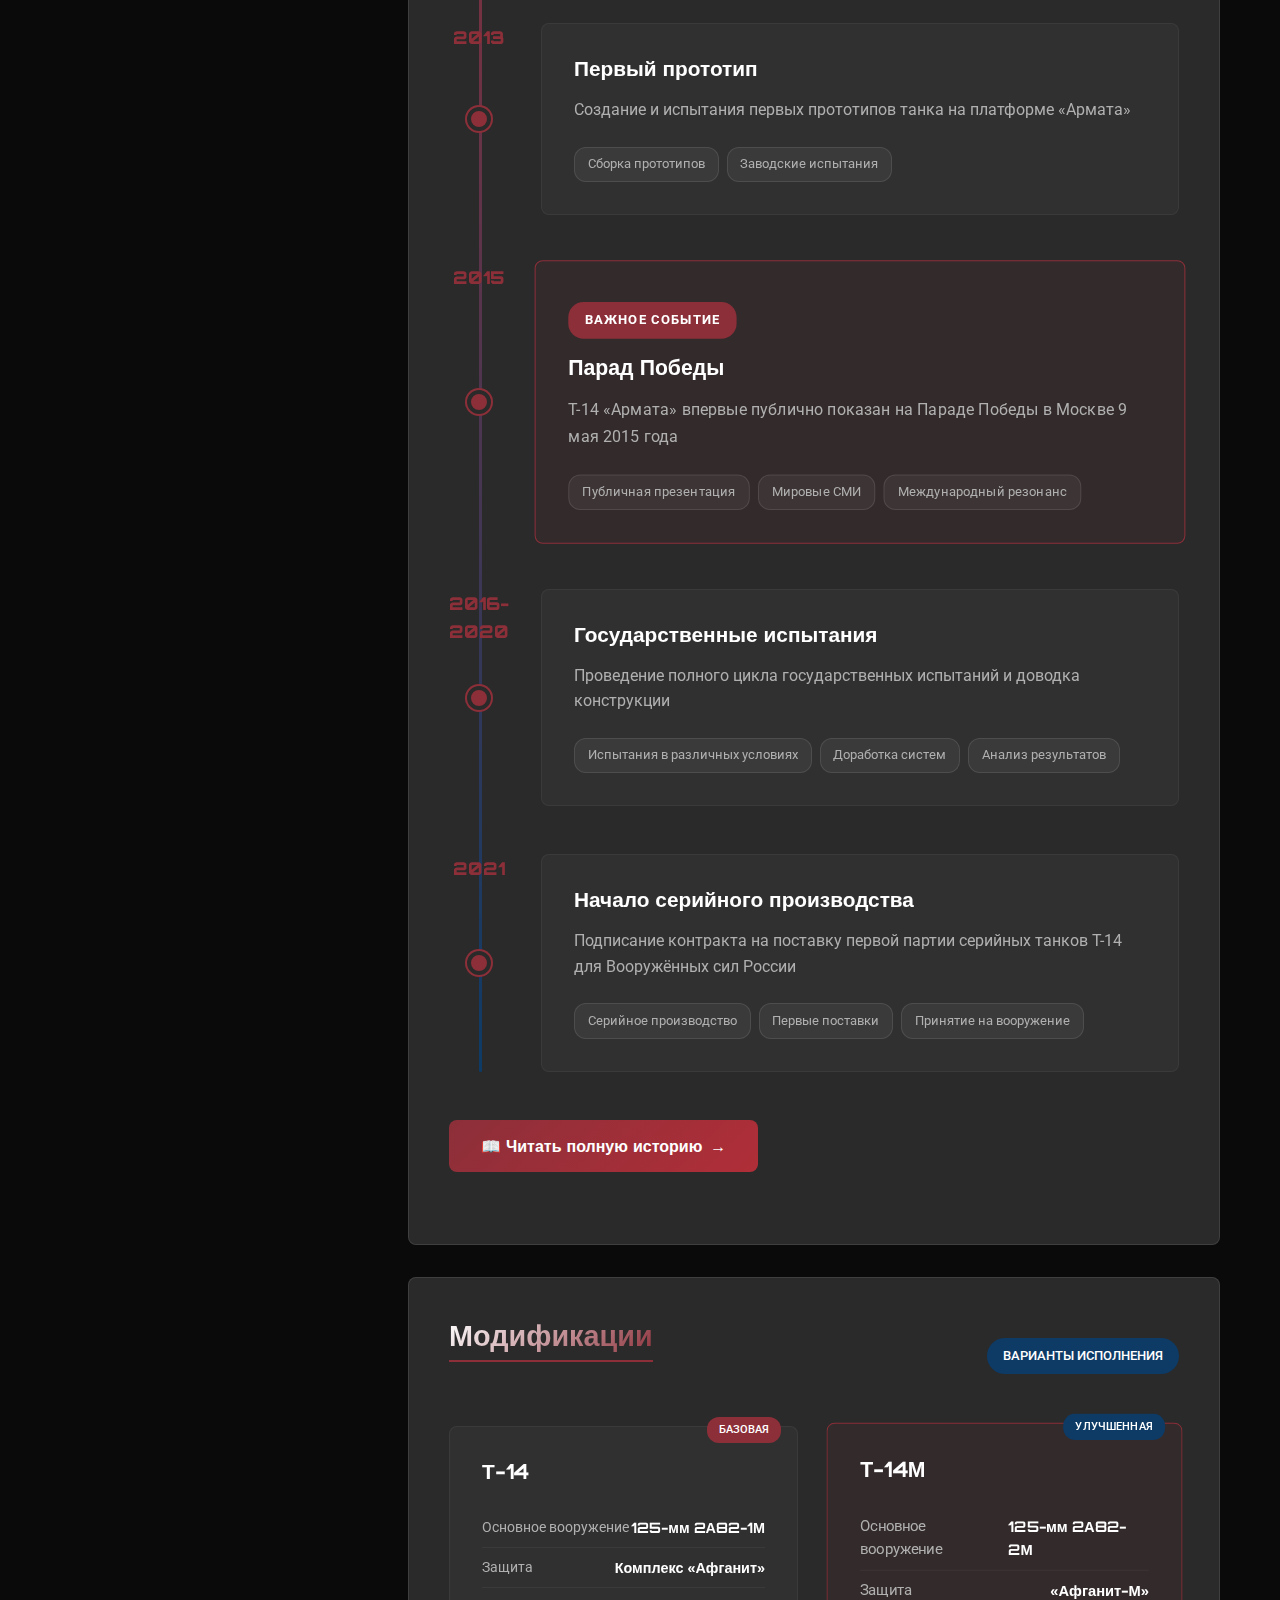
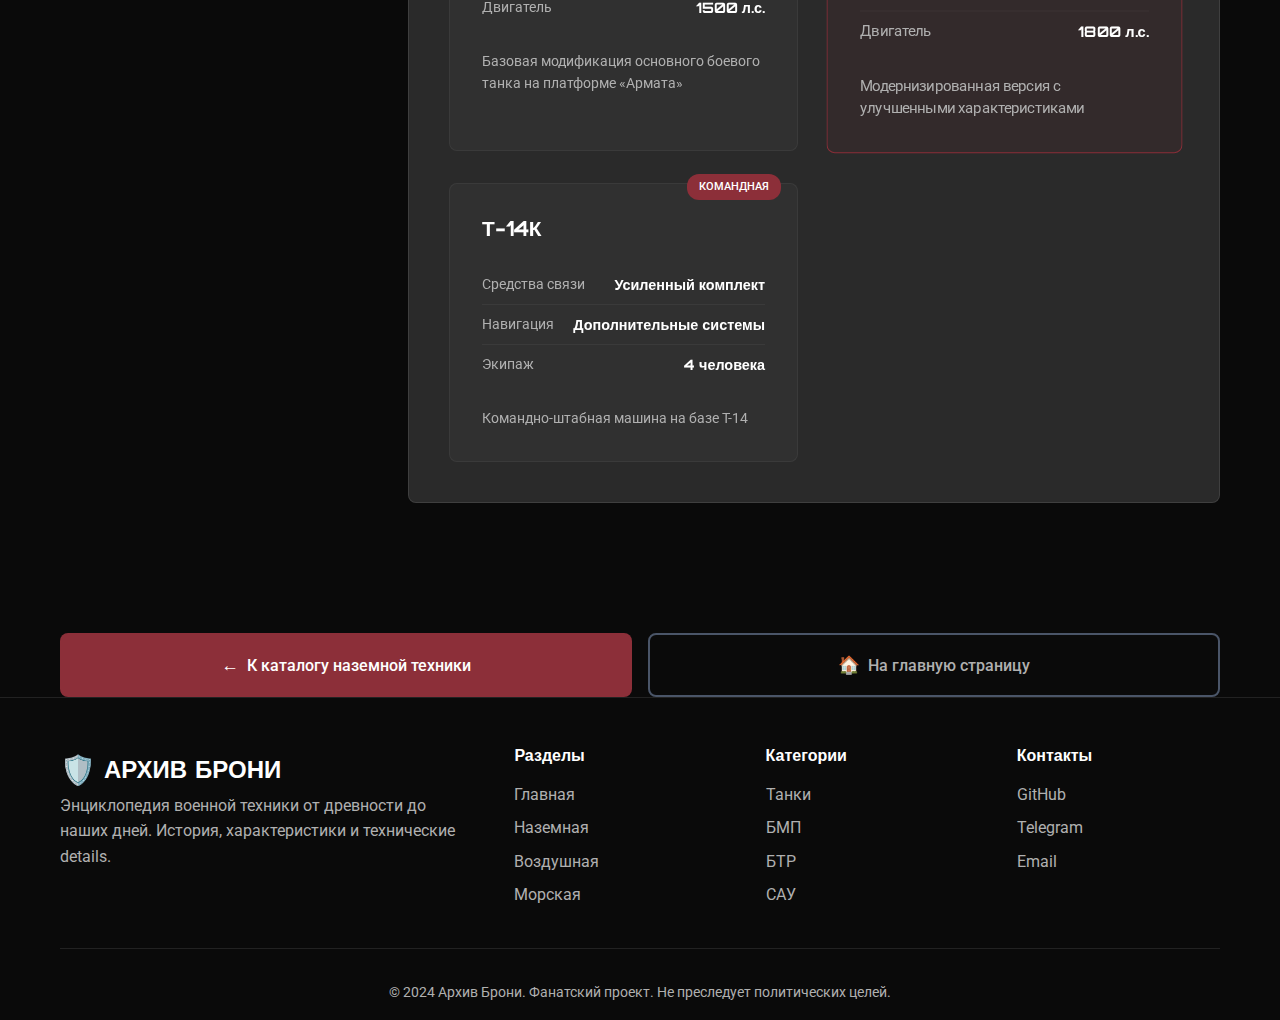
<file: pages/t-14-armata.html>
<!DOCTYPE html>
<html lang="ru">
<head>
    <meta charset="UTF-8">
    <meta name="viewport" content="width=device-width, initial-scale=1.0">
    <title>Т-14 Армата | Основной боевой танк | Архив Брони</title>
    <link rel="stylesheet" href="../styles/main.css">
    <link rel="stylesheet" href="../styles/vehicle-details.css">
    <link href="https://fonts.googleapis.com/css2?family=Orbitron:wght@400;700;900&family=Roboto:wght@300;400;500;700&display=swap" rel="stylesheet">
</head>
<body>
    <!-- Header -->
    <header class="header">
        <nav class="navbar">
            <div class="nav-container">
                <div class="logo">
                    <span class="logo-icon">🛡️</span>
                    <span class="logo-text">АРХИВ БРОНИ</span>
                </div>
                
                <ul class="nav-links">
                    <li><a href="../index.html" class="nav-link">Главная</a></li>
                    <li><a href="ground-vehicles.html" class="nav-link">Наземная</a></li>
                    <li><a href="air-vehicles.html" class="nav-link">Воздушная</a></li>
                    <li><a href="naval-vehicles.html" class="nav-link">Морская</a></li>
                </ul>
                
                <div class="nav-actions">
                    <div class="search-box">
                        <input type="text" placeholder="Поиск техники..." class="search-input">
                        <button class="search-btn">🔍</button>
                    </div>
                    <button class="mobile-menu-btn">☰</button>
                </div>
            </div>
        </nav>
    </header>

    <!-- Vehicle Hero Section -->
    <section class="vehicle-hero">
        <div class="container">
            <div class="breadcrumbs">
                <a href="../index.html">Главная</a>
                <span class="breadcrumb-separator">/</span>
                <a href="ground-vehicles.html">Наземная техника</a>
                <span class="breadcrumb-separator">/</span>
                <span class="current">Т-14 Армата</span>
            </div>
            
            <div class="vehicle-header">
                <div class="vehicle-badge">ОСНОВНОЙ БОЕВОЙ ТАНК</div>
                <h1 class="vehicle-title">Т-14 «Армата»</h1>
                <p class="vehicle-subtitle">Российский основной боевой танк нового поколения на универсальной гусеничной платформе «Армата»</p>
                
                <div class="vehicle-quick-info">
                    <div class="info-item">
                        <span class="info-label">Страна</span>
                        <span class="info-value">Россия</span>
                    </div>
                    <div class="info-item">
                        <span class="info-label">Год принятия</span>
                        <span class="info-value">2015</span>
                    </div>
                    <div class="info-item">
                        <span class="info-label">Экипаж</span>
                        <span class="info-value">3 человека</span>
                    </div>
                    <div class="info-item">
                        <span class="info-label">Боевая масса</span>
                        <span class="info-value">55 т</span>
                    </div>
                </div>
            </div>
        </div>
    </section>

    <!-- Main Content -->
    <main class="vehicle-main">
        <div class="container">
            <div class="vehicle-layout">
                <!-- Sidebar -->
                <aside class="vehicle-sidebar">
                    <nav class="sidebar-nav">
                        <ul>
                            <li><a href="#overview" class="nav-link active">Обзор</a></li>
                            <li><a href="#specifications" class="nav-link">Характеристики</a></li>
                            <li><a href="#armament" class="nav-link">Вооружение</a></li>
                            <li><a href="#protection" class="nav-link">Защита</a></li>
                            <li><a href="#mobility" class="nav-link">Подвижность</a></li>
                            <li><a href="#history" class="nav-link">История</a></li>
                            <li><a href="#modifications" class="nav-link">Модификации</a></li>
                        </ul>
                    </nav>
                    
                    <div class="quick-stats-sidebar">
                        <h3>Ключевые параметры</h3>
                        <div class="stat-item">
                            <span class="stat-label">Макс. скорость</span>
                            <span class="stat-value">80 км/ч</span>
                        </div>
                        <div class="stat-item">
                            <span class="stat-label">Запас хода</span>
                            <span class="stat-value">500 км</span>
                        </div>
                        <div class="stat-item">
                            <span class="stat-label">Калибр орудия</span>
                            <span class="stat-value">125 мм</span>
                        </div>
                        <div class="stat-item">
                            <span class="stat-label">Мощность двигателя</span>
                            <span class="stat-value">1500 л.с.</span>
                        </div>
                    </div>
                </aside>

                <!-- Content -->
                <div class="vehicle-content">
                    <!-- Overview Section -->
                    <section id="overview" class="content-section">
                        <div class="section-header">
                            <h2>Обзор</h2>
                            <div class="section-badge">ТАНК НОВОГО ПОКОЛЕНИЯ</div>
                        </div>
                        
                        <div class="overview-grid">
                            <div class="main-image">
                                <div class="image-placeholder">
                                    <span>Т-14 Армата</span>
                                    <small>Основной боевой танк</small>
                                </div>
                            </div>
                            
                            <div class="overview-text">
                                <p class="lead">
                                    <strong>Т-14 «Армата»</strong> — революционный российский основной боевой танк, представляющий качественно новый этап в развитии бронетанковой техники. 
                                    Первый в мире серийный танк с необитаемой башней и полностью бронированной капсулой для экипажа.
                                </p>
                                
                                <div class="features-grid">
                                    <div class="feature">
                                        <div class="feature-icon">⚡</div>
                                        <div class="feature-content">
                                            <h4>Инновационная компоновка</h4>
                                            <p>Экипаж размещён в изолированной бронекапсуле в отделении управления, что значительно повышает выживаемость</p>
                                        </div>
                                    </div>
                                    <div class="feature">
                                        <div class="feature-icon">🎯</div>
                                        <div class="feature-content">
                                            <h4>Необитаемая башня</h4>
                                            <p>Дистанционно управляемое боевое отделение с автоматом заряжания и системой активной защиты</p>
                                        </div>
                                    </div>
                                    <div class="feature">
                                        <div class="feature-icon">🛡️</div>
                                        <div class="feature-content">
                                            <h4>Многослойная защита</h4>
                                            <p>Комбинированная броня, динамическая защита «Малахит» и комплекс активной защиты «Афганит»</p>
                                        </div>
                                    </div>
                                    <div class="feature">
                                        <div class="feature-icon">🔧</div>
                                        <div class="feature-content">
                                            <h4>Цифровая архитектура</h4>
                                            <p>Единая информационно-управляющая система с цифровой шиной данных и сетью датчиков</p>
                                        </div>
                                    </div>
                                </div>
                            </div>
                        </div>
                    </section>

                    <!-- Specifications Section -->
                    <section id="specifications" class="content-section">
                        <div class="section-header">
                            <h2>Технические характеристики</h2>
                            <button class="toggle-specs" id="toggleSpecs">
                                <span>Показать все</span>
                                <span>▼</span>
                            </button>
                        </div>
                        
                        <div class="specs-container">
                            <div class="specs-group">
                                <h3 class="specs-group-title">Габаритные размеры</h3>
                                <div class="specs-grid">
                                    <div class="spec-item">
                                        <span class="spec-label">Длина с пушкой вперёд</span>
                                        <span class="spec-value">10,8 м</span>
                                    </div>
                                    <div class="spec-item">
                                        <span class="spec-label">Длина корпуса</span>
                                        <span class="spec-value">8,7 м</span>
                                    </div>
                                    <div class="spec-item">
                                        <span class="spec-label">Ширина</span>
                                        <span class="spec-value">3,9 м</span>
                                    </div>
                                    <div class="spec-item">
                                        <span class="spec-label">Высота</span>
                                        <span class="spec-value">3,3 м</span>
                                    </div>
                                    <div class="spec-item">
                                        <span class="spec-label">Клиренс</span>
                                        <span class="spec-value">0,5 м</span>
                                    </div>
                                </div>
                            </div>

                            <div class="specs-group">
                                <h3 class="specs-group-title">Массовые характеристики</h3>
                                <div class="specs-grid">
                                    <div class="spec-item">
                                        <span class="spec-label">Боевая масса</span>
                                        <span class="spec-value">55 т</span>
                                    </div>
                                    <div class="spec-item">
                                        <span class="spec-label">Удельное давление</span>
                                        <span class="spec-value">0,93 кг/см²</span>
                                    </div>
                                </div>
                            </div>

                            <div class="specs-group">
                                <h3 class="specs-group-title">Экипаж</h3>
                                <div class="specs-grid">
                                    <div class="spec-item">
                                        <span class="spec-label">Состав экипажа</span>
                                        <span class="spec-value">3 человека</span>
                                    </div>
                                    <div class="spec-item">
                                        <span class="spec-label">Размещение</span>
                                        <span class="spec-value">В бронекапсуле</span>
                                    </div>
                                </div>
                            </div>

                            <!-- Advanced Specifications -->
                            <div class="advanced-specs" id="advancedSpecs">
                                <div class="specs-group">
                                    <h3 class="specs-group-title">Двигатель и трансмиссия</h3>
                                    <div class="specs-grid">
                                        <div class="spec-item">
                                            <span class="spec-label">Тип двигателя</span>
                                            <span class="spec-value">А-85-3А (12Н360)</span>
                                        </div>
                                        <div class="spec-item">
                                            <span class="spec-label">Мощность</span>
                                            <span class="spec-value">1500 л.с.</span>
                                        </div>
                                        <div class="spec-item">
                                            <span class="spec-label">Удельная мощность</span>
                                            <span class="spec-value">27,3 л.с./т</span>
                                        </div>
                                        <div class="spec-item">
                                            <span class="spec-label">Тип трансмиссии</span>
                                            <span class="spec-value">Автоматическая 8-ступенчатая</span>
                                        </div>
                                    </div>
                                </div>

                                <div class="specs-group">
                                    <h3 class="specs-group-title">Динамические характеристики</h3>
                                    <div class="specs-grid">
                                        <div class="spec-item">
                                            <span class="spec-label">Максимальная скорость</span>
                                            <span class="spec-value">80-90 км/ч</span>
                                        </div>
                                        <div class="spec-item">
                                            <span class="spec-label">Скорость по шоссе</span>
                                            <span class="spec-value">70-75 км/ч</span>
                                        </div>
                                        <div class="spec-item">
                                            <span class="spec-label">Запас хода по шоссе</span>
                                            <span class="spec-value">500 км</span>
                                        </div>
                                    </div>
                                </div>
                            </div>
                        </div>
                    </section>

                    <!-- Armament Section -->
                    <section id="armament" class="content-section">
                        <div class="section-header">
                            <h2>Вооружение</h2>
                            <div class="section-badge">ОСНОВНОЕ И ДОПОЛНИТЕЛЬНОЕ</div>
                        </div>
                        
                        <div class="specs-container">
                            <div class="specs-group">
                                <h3 class="specs-group-title">Основное вооружение</h3>
                                <div class="specs-grid">
                                    <div class="spec-item">
                                        <span class="spec-label">Тип орудия</span>
                                        <span class="spec-value">125-мм 2А82-1М</span>
                                    </div>
                                    <div class="spec-item">
                                        <span class="spec-label">Боекомплект</span>
                                        <span class="spec-value">45 выстрелов</span>
                                    </div>
                                    <div class="spec-item">
                                        <span class="spec-label">Скорострельность</span>
                                        <span class="spec-value">10-12 выстр/мин</span>
                                    </div>
                                    <div class="spec-item">
                                        <span class="spec-label">Стабилизатор</span>
                                        <span class="spec-value">2Э74-2</span>
                                    </div>
                                </div>
                            </div>

                            <div class="specs-group">
                                <h3 class="specs-group-title">Дополнительное вооружение</h3>
                                <div class="specs-grid">
                                    <div class="spec-item">
                                        <span class="spec-label">Спаренный пулемёт</span>
                                        <span class="spec-value">7,62-мм ПКТМ</span>
                                    </div>
                                    <div class="spec-item">
                                        <span class="spec-label">Зенитный пулемёт</span>
                                        <span class="spec-value">12,7-мм «Корд»</span>
                                    </div>
                                    <div class="spec-item">
                                        <span class="spec-label">Гранатомёты</span>
                                        <span class="spec-value">81-мм дымовые</span>
                                    </div>
                                </div>
                            </div>
                        </div>
                    </section>

                    <!-- Protection Section -->
                    <section id="protection" class="content-section">
                        <div class="section-header">
                            <h2>Защита</h2>
                            <div class="section-badge">КОМПЛЕКСНАЯ СИСТЕМА</div>
                        </div>
                        
                        <div class="specs-container">
                            <div class="specs-group">
                                <h3 class="specs-group-title">Бронирование</h3>
                                <div class="specs-grid">
                                    <div class="spec-item">
                                        <span class="spec-label">Тип брони</span>
                                        <span class="spec-value">Модульная комбинированная</span>
                                    </div>
                                    <div class="spec-item">
                                        <span class="spec-label">Лобовая проекция</span>
                                        <span class="spec-value">Эквивалент 900-1100 мм</span>
                                    </div>
                                    <div class="spec-item">
                                        <span class="spec-label">Бортовая проекция</span>
                                        <span class="spec-value">Эквивалент 550-700 мм</span>
                                    </div>
                                    <div class="spec-item">
                                        <span class="spec-label">Динамическая защита</span>
                                        <span class="spec-value">«Малахит» 3-го поколения</span>
                                    </div>
                                </div>
                            </div>

                            <div class="specs-group">
                                <h3 class="specs-group-title">Активная защита</h3>
                                <div class="specs-grid">
                                    <div class="spec-item">
                                        <span class="spec-label">Комплекс активной защиты</span>
                                        <span class="spec-value">«Афганит»</span>
                                    </div>
                                    <div class="spec-item">
                                        <span class="spec-label">Радиолокационные станции</span>
                                        <span class="spec-value">4 АФАР</span>
                                    </div>
                                    <div class="spec-item">
                                        <span class="spec-label">Зона поражения</span>
                                        <span class="spec-value">360°</span>
                                    </div>
                                    <div class="spec-item">
                                        <span class="spec-label">Скорость перехвата целей</span>
                                        <span class="spec-value">до 1700 м/с</span>
                                    </div>
                                </div>
                            </div>
                        </div>
                    </section>

                    <!-- Mobility Section -->
                    <section id="mobility" class="content-section">
                        <div class="section-header">
                            <h2>Подвижность</h2>
                            <div class="section-badge">ХОДОВЫЕ КАЧЕСТВА</div>
                        </div>
                        
                        <div class="specs-container">
                            <div class="specs-group">
                                <h3 class="specs-group-title">Преодолеваемые препятствия</h3>
                                <div class="specs-grid">
                                    <div class="spec-item">
                                        <span class="spec-label">Подъём</span>
                                        <span class="spec-value">30-32°</span>
                                    </div>
                                    <div class="spec-item">
                                        <span class="spec-label">Крен</span>
                                        <span class="spec-value">25°</span>
                                    </div>
                                    <div class="spec-item">
                                        <span class="spec-label">Ширина рва</span>
                                        <span class="spec-value">2,8-3,0 м</span>
                                    </div>
                                    <div class="spec-item">
                                        <span class="spec-label">Высота стенки</span>
                                        <span class="spec-value">0,8-1,0 м</span>
                                    </div>
                                    <div class="spec-item">
                                        <span class="spec-label">Глубина брода</span>
                                        <span class="spec-value">1,8 м (с ОПВТ - 5 м)</span>
                                    </div>
                                </div>
                            </div>
                        </div>
                    </section>

                    <!-- History Section -->
                    <section id="history" class="content-section">
                        <div class="section-header">
                            <h2>История</h2>
                            <div class="section-badge">РАЗРАБОТКА И ПРОИЗВОДСТВО</div>
                        </div>
                        
                        <div class="history-timeline">
                            <div class="timeline-item">
                                <div class="timeline-year">2009</div>
                                <div class="timeline-content">
                                    <h4>Начало разработки</h4>
                                    <p>Начало работ по созданию универсальной гусеничной платформы «Армата» в конструкторском бюро Уралвагонзавода</p>
                                    <div class="timeline-features">
                                        <span>Техническое задание</span>
                                        <span>Концепция платформы</span>
                                    </div>
                                </div>
                            </div>

                            <div class="timeline-item">
                                <div class="timeline-year">2013</div>
                                <div class="timeline-content">
                                    <h4>Первый прототип</h4>
                                    <p>Создание и испытания первых прототипов танка на платформе «Армата»</p>
                                    <div class="timeline-features">
                                        <span>Сборка прототипов</span>
                                        <span>Заводские испытания</span>
                                    </div>
                                </div>
                            </div>

                            <div class="timeline-item highlight">
                                <div class="timeline-year">2015</div>
                                <div class="timeline-content">
                                    <div class="highlight-badge">ВАЖНОЕ СОБЫТИЕ</div>
                                    <h4>Парад Победы</h4>
                                    <p>Т-14 «Армата» впервые публично показан на Параде Победы в Москве 9 мая 2015 года</p>
                                    <div class="timeline-features">
                                        <span>Публичная презентация</span>
                                        <span>Мировые СМИ</span>
                                        <span>Международный резонанс</span>
                                    </div>
                                </div>
                            </div>

                            <div class="timeline-item">
                                <div class="timeline-year">2016-2020</div>
                                <div class="timeline-content">
                                    <h4>Государственные испытания</h4>
                                    <p>Проведение полного цикла государственных испытаний и доводка конструкции</p>
                                    <div class="timeline-features">
                                        <span>Испытания в различных условиях</span>
                                        <span>Доработка систем</span>
                                        <span>Анализ результатов</span>
                                    </div>
                                </div>
                            </div>

                            <div class="timeline-item">
                                <div class="timeline-year">2021</div>
                                <div class="timeline-content">
                                    <h4>Начало серийного производства</h4>
                                    <p>Подписание контракта на поставку первой партии серийных танков Т-14 для Вооружённых сил России</p>
                                    <div class="timeline-features">
                                        <span>Серийное производство</span>
                                        <span>Первые поставки</span>
                                        <span>Принятие на вооружение</span>
                                    </div>
                                </div>
                            </div>
                        </div>

                        <!-- Кнопка для открытия полной истории -->
                        <div style="text-align: center; margin-top: 3rem;">
                            <button class="expand-history-full" id="expandHistoryFull">
                                <span>📖 Читать полную историю</span>
                                <span>→</span>
                            </button>
                        </div>
                    </section>

                    <!-- Modifications Section -->
                    <section id="modifications" class="content-section">
                        <div class="section-header">
                            <h2>Модификации</h2>
                            <div class="section-badge">ВАРИАНТЫ ИСПОЛНЕНИЯ</div>
                        </div>
                        
                        <div class="modifications-grid">
                            <div class="modification-card">
                                <div class="modification-badge">БАЗОВАЯ</div>
                                <h4>Т-14</h4>
                                <div class="modification-specs">
                                    <div class="spec">
                                        <span>Основное вооружение</span>
                                        <strong>125-мм 2А82-1М</strong>
                                    </div>
                                    <div class="spec">
                                        <span>Защита</span>
                                        <strong>Комплекс «Афганит»</strong>
                                    </div>
                                    <div class="spec">
                                        <span>Двигатель</span>
                                        <strong>1500 л.с.</strong>
                                    </div>
                                </div>
                                <p class="modification-desc">Базовая модификация основного боевого танка на платформе «Армата»</p>
                            </div>

                            <div class="modification-card featured">
                                <div class="modification-badge">УЛУЧШЕННАЯ</div>
                                <h4>Т-14М</h4>
                                <div class="modification-specs">
                                    <div class="spec">
                                        <span>Основное вооружение</span>
                                        <strong>125-мм 2А82-2М</strong>
                                    </div>
                                    <div class="spec">
                                        <span>Защита</span>
                                        <strong>«Афганит-М»</strong>
                                    </div>
                                    <div class="spec">
                                        <span>Двигатель</span>
                                        <strong>1800 л.с.</strong>
                                    </div>
                                </div>
                                <p class="modification-desc">Модернизированная версия с улучшенными характеристиками</p>
                            </div>

                            <div class="modification-card">
                                <div class="modification-badge">КОМАНДНАЯ</div>
                                <h4>Т-14К</h4>
                                <div class="modification-specs">
                                    <div class="spec">
                                        <span>Средства связи</span>
                                        <strong>Усиленный комплект</strong>
                                    </div>
                                    <div class="spec">
                                        <span>Навигация</span>
                                        <strong>Дополнительные системы</strong>
                                    </div>
                                    <div class="spec">
                                        <span>Экипаж</span>
                                        <strong>4 человека</strong>
                                    </div>
                                </div>
                                <p class="modification-desc">Командно-штабная машина на базе Т-14</p>
                            </div>
                        </div>
                    </section>
                </div>
            </div>
        </div>
    </main>

    <!-- Overlay -->
    <div class="history-overlay" id="historyOverlay"></div>

    <!-- Expanded History Panel -->
    <div class="history-expanded-panel" id="historyExpandedPanel">
        <div class="history-panel-header">
            <button class="close-history-panel" id="closeHistoryPanel">✕</button>
            <h2>Полная история Т-14 «Армата»</h2>
            <p class="history-panel-subtitle">Разработка, испытания и принятие на вооружение</p>
        </div>
        
        <div class="history-panel-content">
            <div class="expanded-history-section">
                <h3>Предыстория и необходимость</h3>
                <div class="history-text-block">
                    <p>К началу 2000-х годов стало очевидно, что существующие основные боевые танки семейства Т-72/80/90 приближаются к пределу своей модернизационной возможности. <strong>Требовался качественно новый подход</strong> к конструкции бронетехники.</p>
                    
                    <div class="history-highlight">
                        <p>«Армата» стала ответом на вызовы современного поля боя, где традиционная компоновка танков уже не обеспечивала необходимого уровня защищённости экипажа.</p>
                    </div>
                    
                    <p>Работы велись в условиях строгой секретности. Основным разработчиком выступило <strong>АО «НПК „Уралвагонзавод“»</strong> при участии десятков научно-исследовательских институтов.</p>
                </div>
            </div>

            <div class="expanded-history-section">
                <h3>Этапы разработки</h3>
                
                <div class="history-feature-list">
                    <h4>Ключевые инновации проекта:</h4>
                    <ul>
                        <li><strong>Необитаемая башня</strong> - экипаж в бронекапсуле</li>
                        <li><strong>Универсальная платформа</strong> - единое шасси для разных машин</li>
                        <li><strong>Цифровая архитектура</strong> - единая информационная система</li>
                        <li><strong>Активная защита</strong> - комплекс «Афганит»</li>
                    </ul>
                </div>
                
                <div class="history-text-block">
                    <p><strong>2009-2011 годы</strong> - создание первых макетов и прототипов. Инженеры столкнулись с необходимостью полностью переосмыслить традиционную компоновку танка.</p>
                    
                    <p><strong>2012 год</strong> - начались ходовые испытания первых прототипов. Были выявлены и устранены数百 конструктивных недоработок.</p>
                </div>
            </div>

            <div class="expanded-history-section">
                <h3>Государственные испытания</h3>
                
                <div class="history-stats-grid">
                    <div class="history-stat-card">
                        <span class="history-stat-number">5+</span>
                        <span class="history-stat-label">лет испытаний</span>
                    </div>
                    <div class="history-stat-card">
                        <span class="history-stat-number">-55°C</span>
                        <span class="history-stat-label">минимальная температура</span>
                    </div>
                    <div class="history-stat-card">
                        <span class="history-stat-number">+45°C</span>
                        <span class="history-stat-label">максимальная температура</span>
                    </div>
                    <div class="history-stat-card">
                        <span class="history-stat-number">10k+</span>
                        <span class="history-stat-label">км пробега</span>
                    </div>
                </div>
                
                <div class="history-text-block">
                    <p>Испытания проводились в экстремальных условиях:</p>
                    
                    <div class="history-feature-list">
                        <ul>
                            <li><strong>Арктические полигоны</strong> - работа при температурах до -55°C</li>
                            <li><strong>Пустынные регионы</strong> - испытания в условиях песчаных бурь</li>
                            <li><strong>Горная местность</strong> - проверка работы на высотах до 3000 метров</li>
                            <li><strong>Водные преграды</strong> - тестирование систем преодоления водных преград</li>
                        </ul>
                    </div>
                </div>
            </div>

            <div class="expanded-history-section">
                <h3>Принятие на вооружение</h3>
                
                <div class="history-text-block">
                    <p><strong>9 мая 2015 года</strong> - танк впервые публично показан на Параде Победы в Москве. Это вызвало <strong>мировой резонанс</strong> среди военных экспертов.</p>
                    
                    <div class="history-highlight">
                        <p>Т-14 «Армата» стал первым в мире серийным танком с необитаемой башней, что ознаменовало новый этап в развитии бронетанковой техники.</p>
                    </div>
                    
                    <p><strong>2021 год</strong> - подписан первый крупный контракт на поставку танков в войска. Началось <strong>серийное производство</strong> на мощностях Уралвагонзавода.</p>
                </div>
            </div>
        </div>
    </div>

    <!-- Navigation Buttons -->
    <div class="container">
        <div class="navigation-buttons">
            <a href="ground-vehicles.html" class="catalog-btn">
                <span class="btn-icon">←</span>
                К каталогу наземной техники
            </a>
            <a href="../index.html" class="home-btn">
                <span class="btn-icon">🏠</span>
                На главную страницу
            </a>
        </div>
    </div>

    <footer class="footer">
        <div class="container">
            <div class="footer-content">
                <div class="footer-section">
                    <div class="logo">
                        <span class="logo-icon">🛡️</span>
                        <span class="logo-text">АРХИВ БРОНИ</span>
                    </div>
                    <p class="footer-description">
                        Энциклопедия военной техники от древности до наших дней. 
                        История, характеристики и технические details.
                    </p>
                </div>
                
                <div class="footer-section">
                    <h4>Разделы</h4>
                    <ul class="footer-links">
                        <li><a href="../index.html">Главная</a></li>
                        <li><a href="ground-vehicles.html">Наземная</a></li>
                        <li><a href="air-vehicles.html">Воздушная</a></li>
                        <li><a href="naval-vehicles.html">Морская</a></li>
                    </ul>
                </div>
                
                <div class="footer-section">
                    <h4>Категории</h4>
                    <ul class="footer-links">
                        <li><a href="ground-vehicles.html">Танки</a></li>
                        <li><a href="ground-vehicles.html">БМП</a></li>
                        <li><a href="ground-vehicles.html">БТР</a></li>
                        <li><a href="ground-vehicles.html">САУ</a></li>
                    </ul>
                </div>
                
                <div class="footer-section">
                    <h4>Контакты</h4>
                    <div class="social-links">
                        <a href="#" class="social-link">GitHub</a>
                        <a href="#" class="social-link">Telegram</a>
                        <a href="#" class="social-link">Email</a>
                    </div>
                </div>
            </div>
            
            <div class="footer-bottom">
                <p>&copy; 2024 Архив Брони. Фанатский проект. Не преследует политических целей.</p>
            </div>
        </div>
    </footer>

    <script src="../js/vehicle-details.js"></script>
    <script>
        // Expanded History Functionality
        function initExpandedHistory() {
            const expandHistoryBtn = document.getElementById('expandHistoryFull');
            const historyPanel = document.getElementById('historyExpandedPanel');
            const historyOverlay = document.getElementById('historyOverlay');
            const closeHistoryBtn = document.getElementById('closeHistoryPanel');

            if (expandHistoryBtn && historyPanel) {
                expandHistoryBtn.addEventListener('click', () => {
                    historyPanel.classList.add('active');
                    historyOverlay.classList.add('active');
                    document.body.style.overflow = 'hidden';
                });
            }

            if (closeHistoryBtn) {
                closeHistoryBtn.addEventListener('click', closeHistoryPanel);
            }

            if (historyOverlay) {
                historyOverlay.addEventListener('click', closeHistoryPanel);
            }

            // Close on Escape key
            document.addEventListener('keydown', (e) => {
                if (e.key === 'Escape' && historyPanel.classList.contains('active')) {
                    closeHistoryPanel();
                }
            });
        }

        function closeHistoryPanel() {
            const historyPanel = document.getElementById('historyExpandedPanel');
            const historyOverlay = document.getElementById('historyOverlay');
            
            historyPanel.classList.remove('active');
            historyOverlay.classList.remove('active');
            document.body.style.overflow = '';
        }

        // Toggle Specifications
        document.addEventListener('DOMContentLoaded', function() {
            const toggleSpecs = document.getElementById('toggleSpecs');
            const advancedSpecs = document.getElementById('advancedSpecs');
            
            if (toggleSpecs && advancedSpecs) {
                toggleSpecs.addEventListener('click', () => {
                    advancedSpecs.classList.toggle('active');
                    
                    if (advancedSpecs.classList.contains('active')) {
                        toggleSpecs.innerHTML = '<span>Скрыть детали</span><span>▲</span>';
                    } else {
                        toggleSpecs.innerHTML = '<span>Показать все</span><span>▼</span>';
                    }
                });
            }

            // Initialize expanded history
            initExpandedHistory();
        });
    </script>
</body>
</html>
</file>
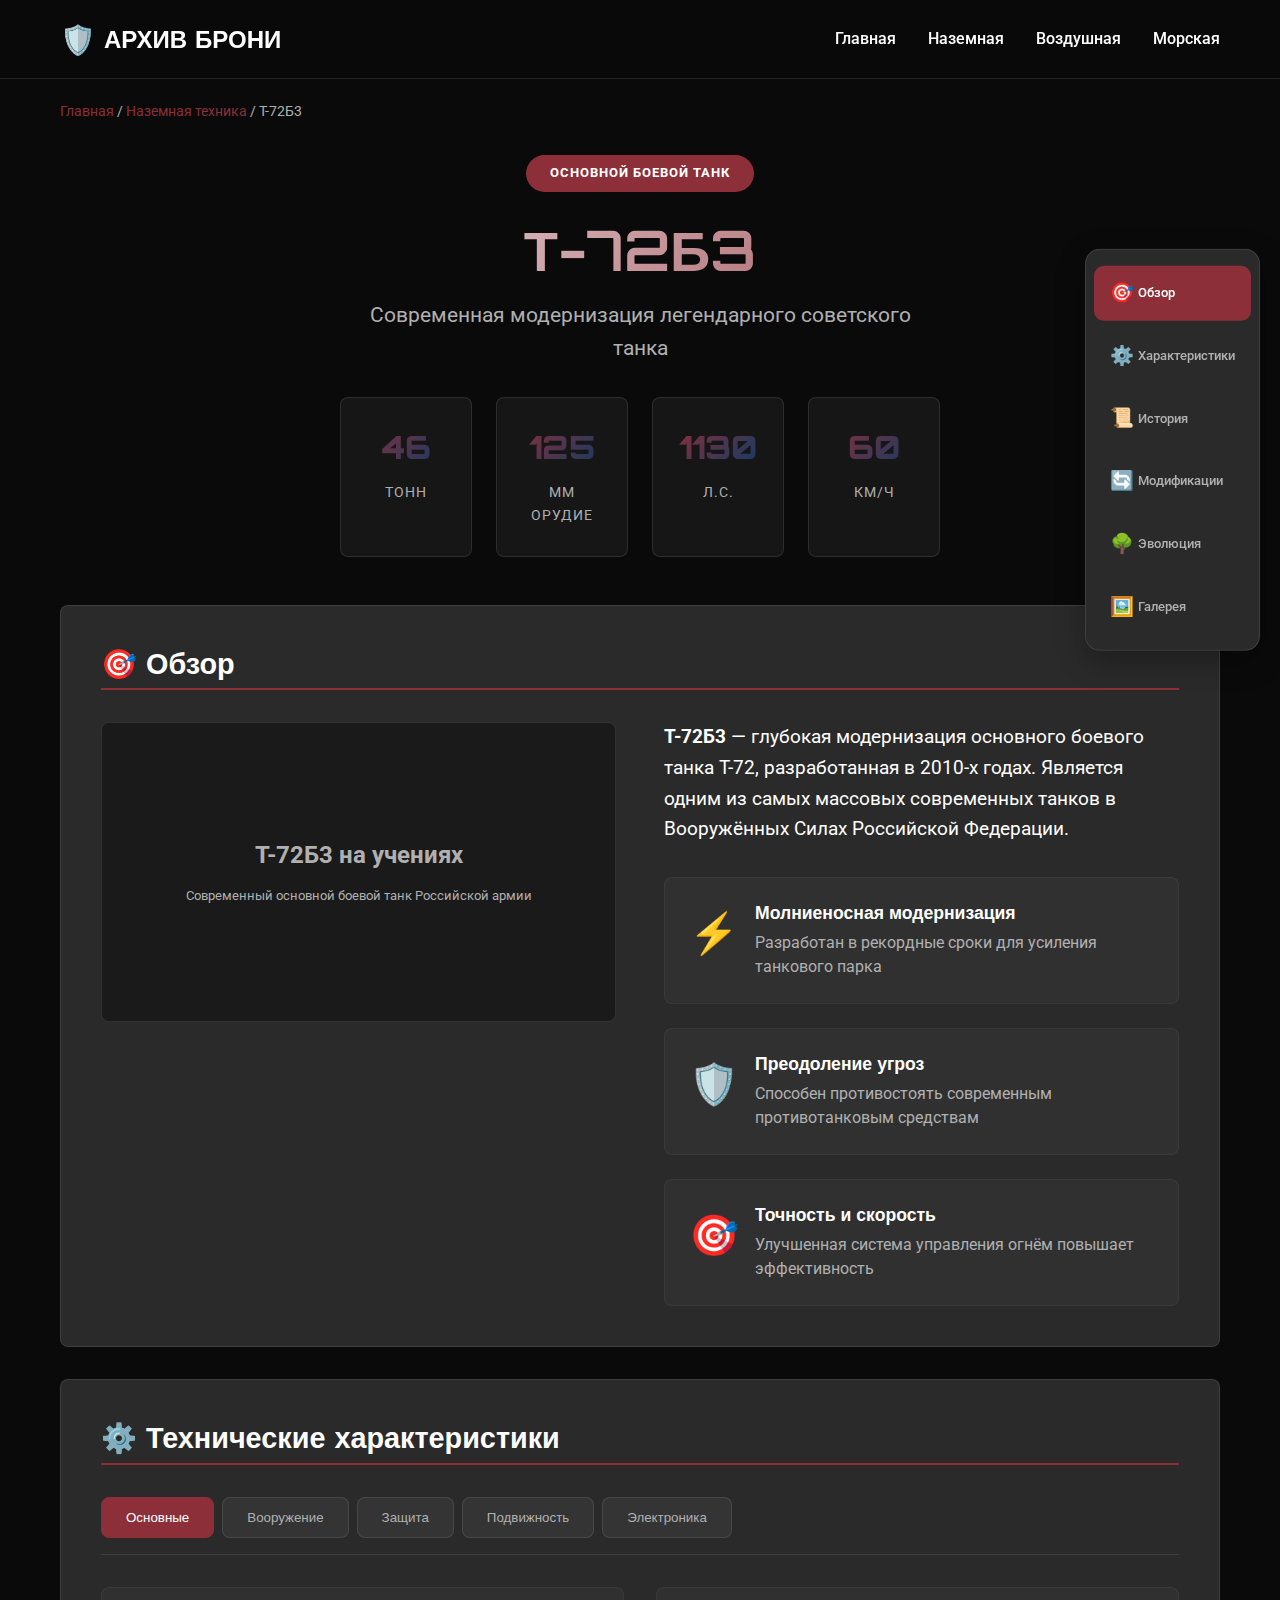
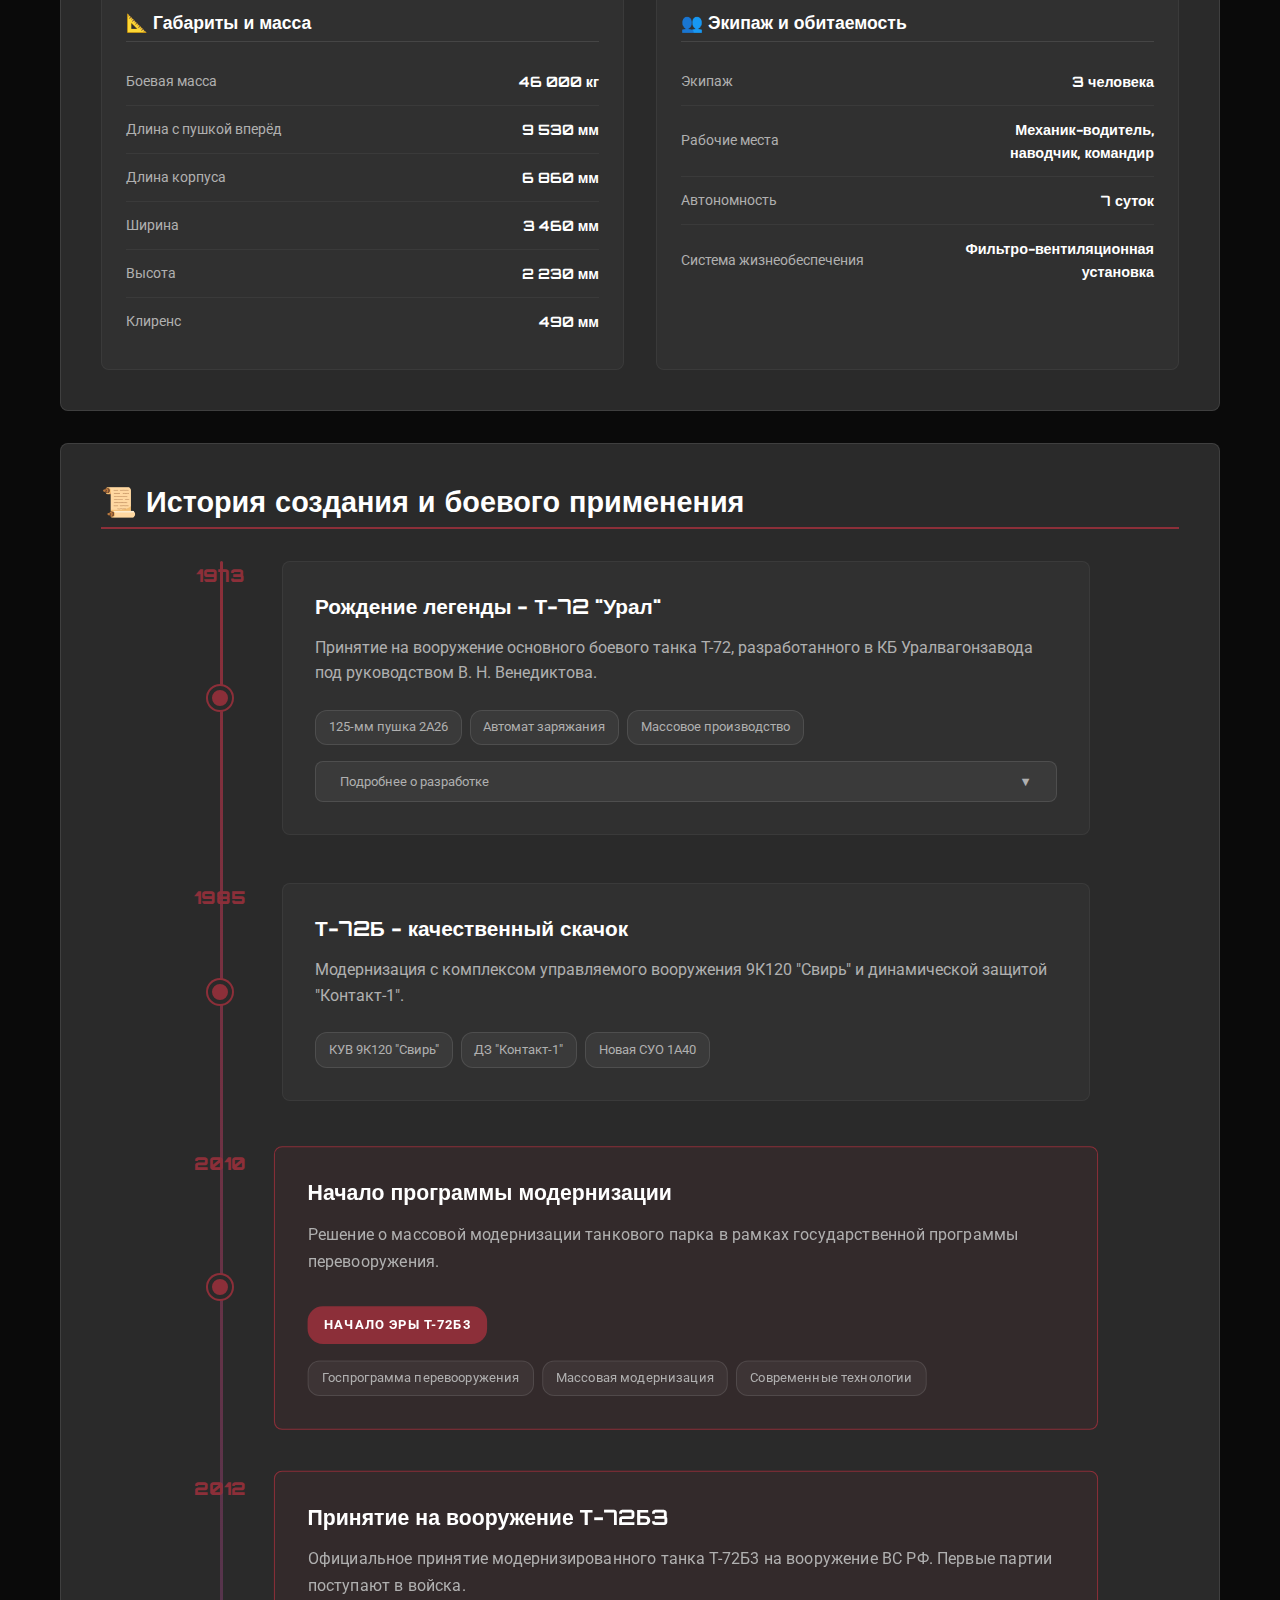
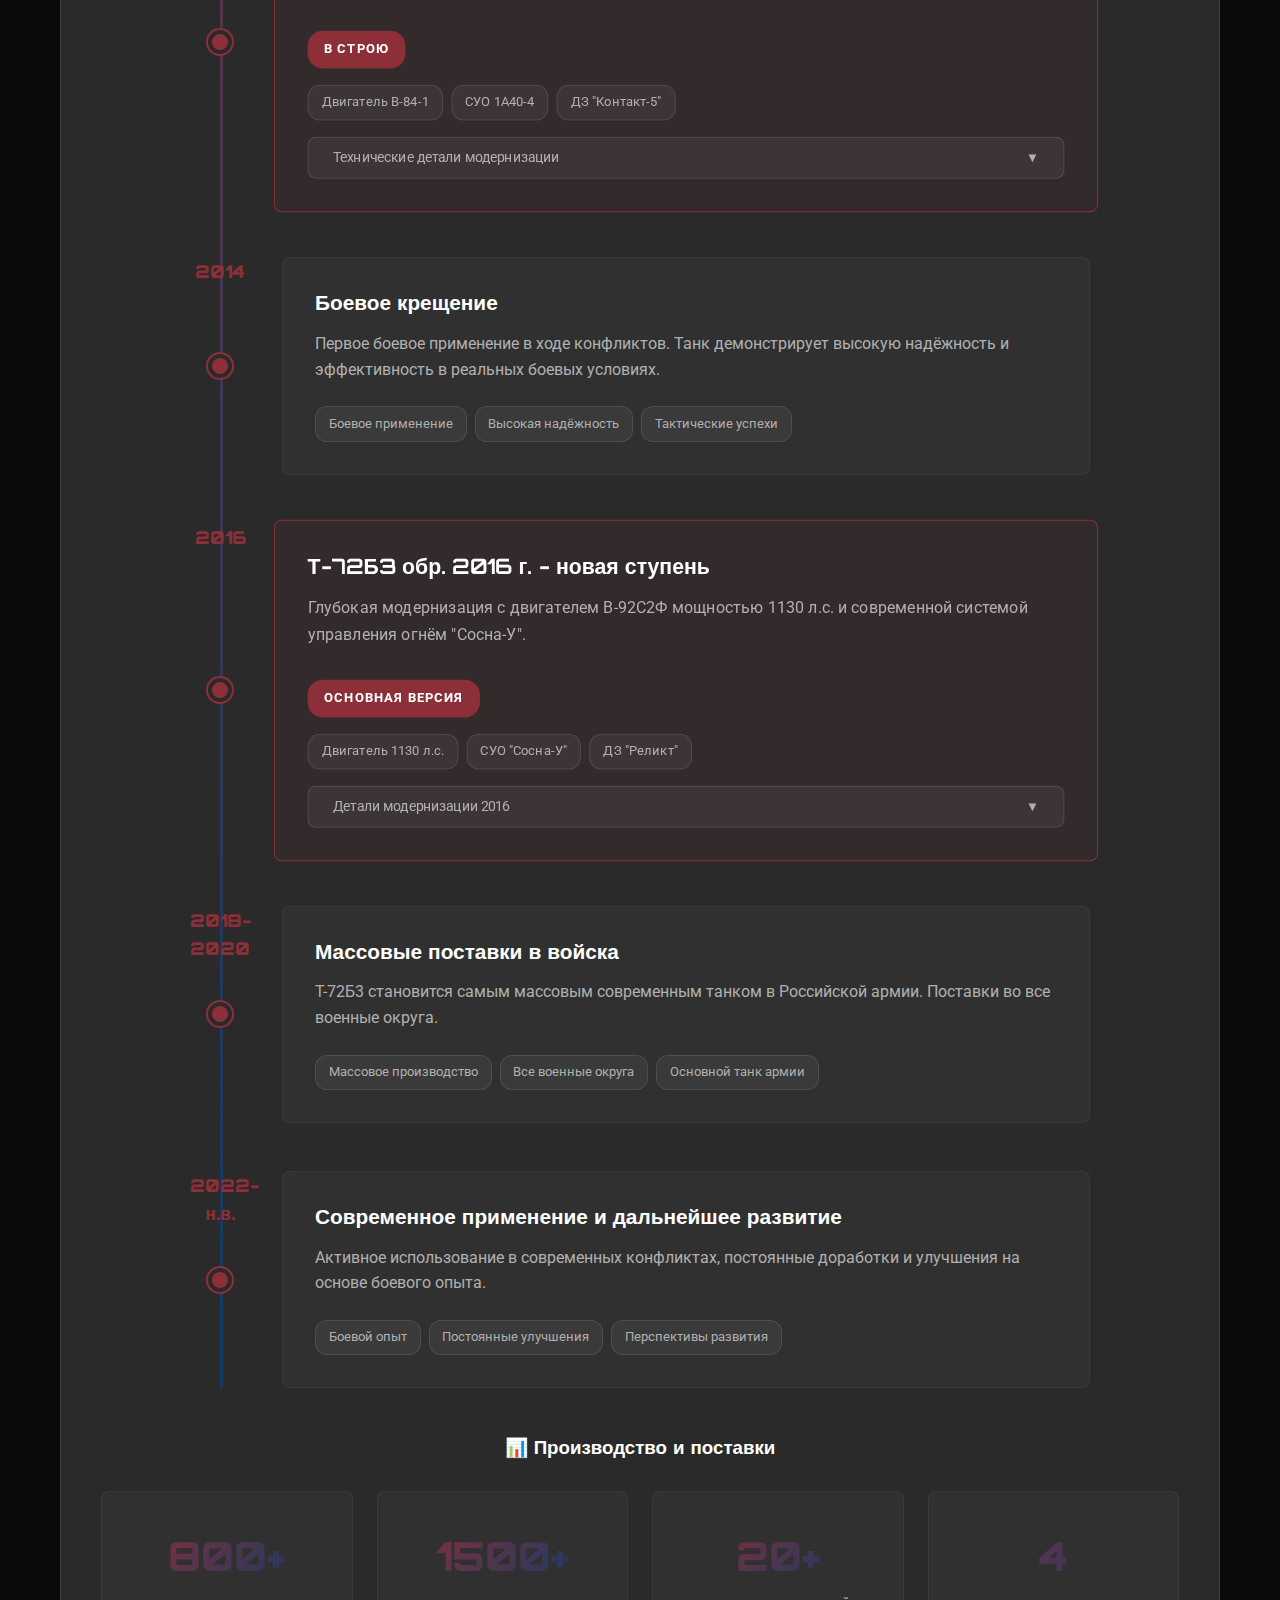
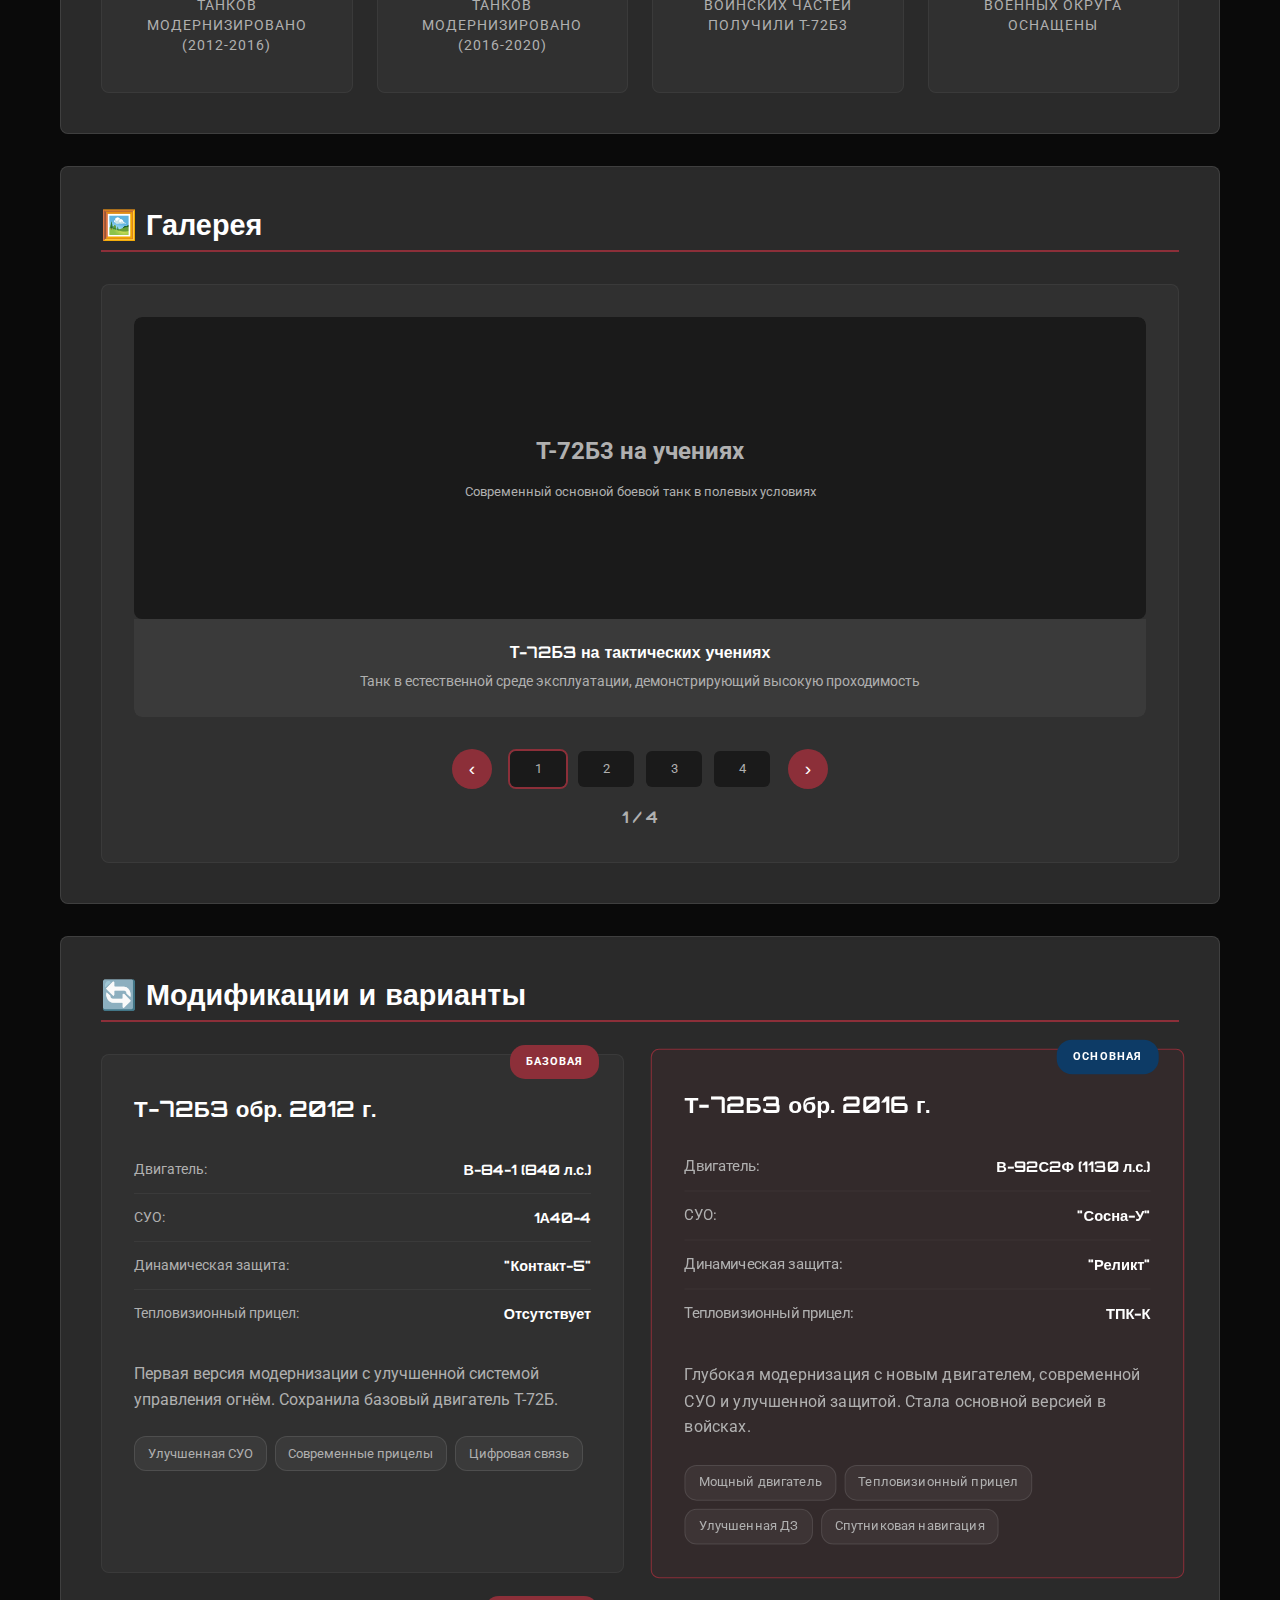
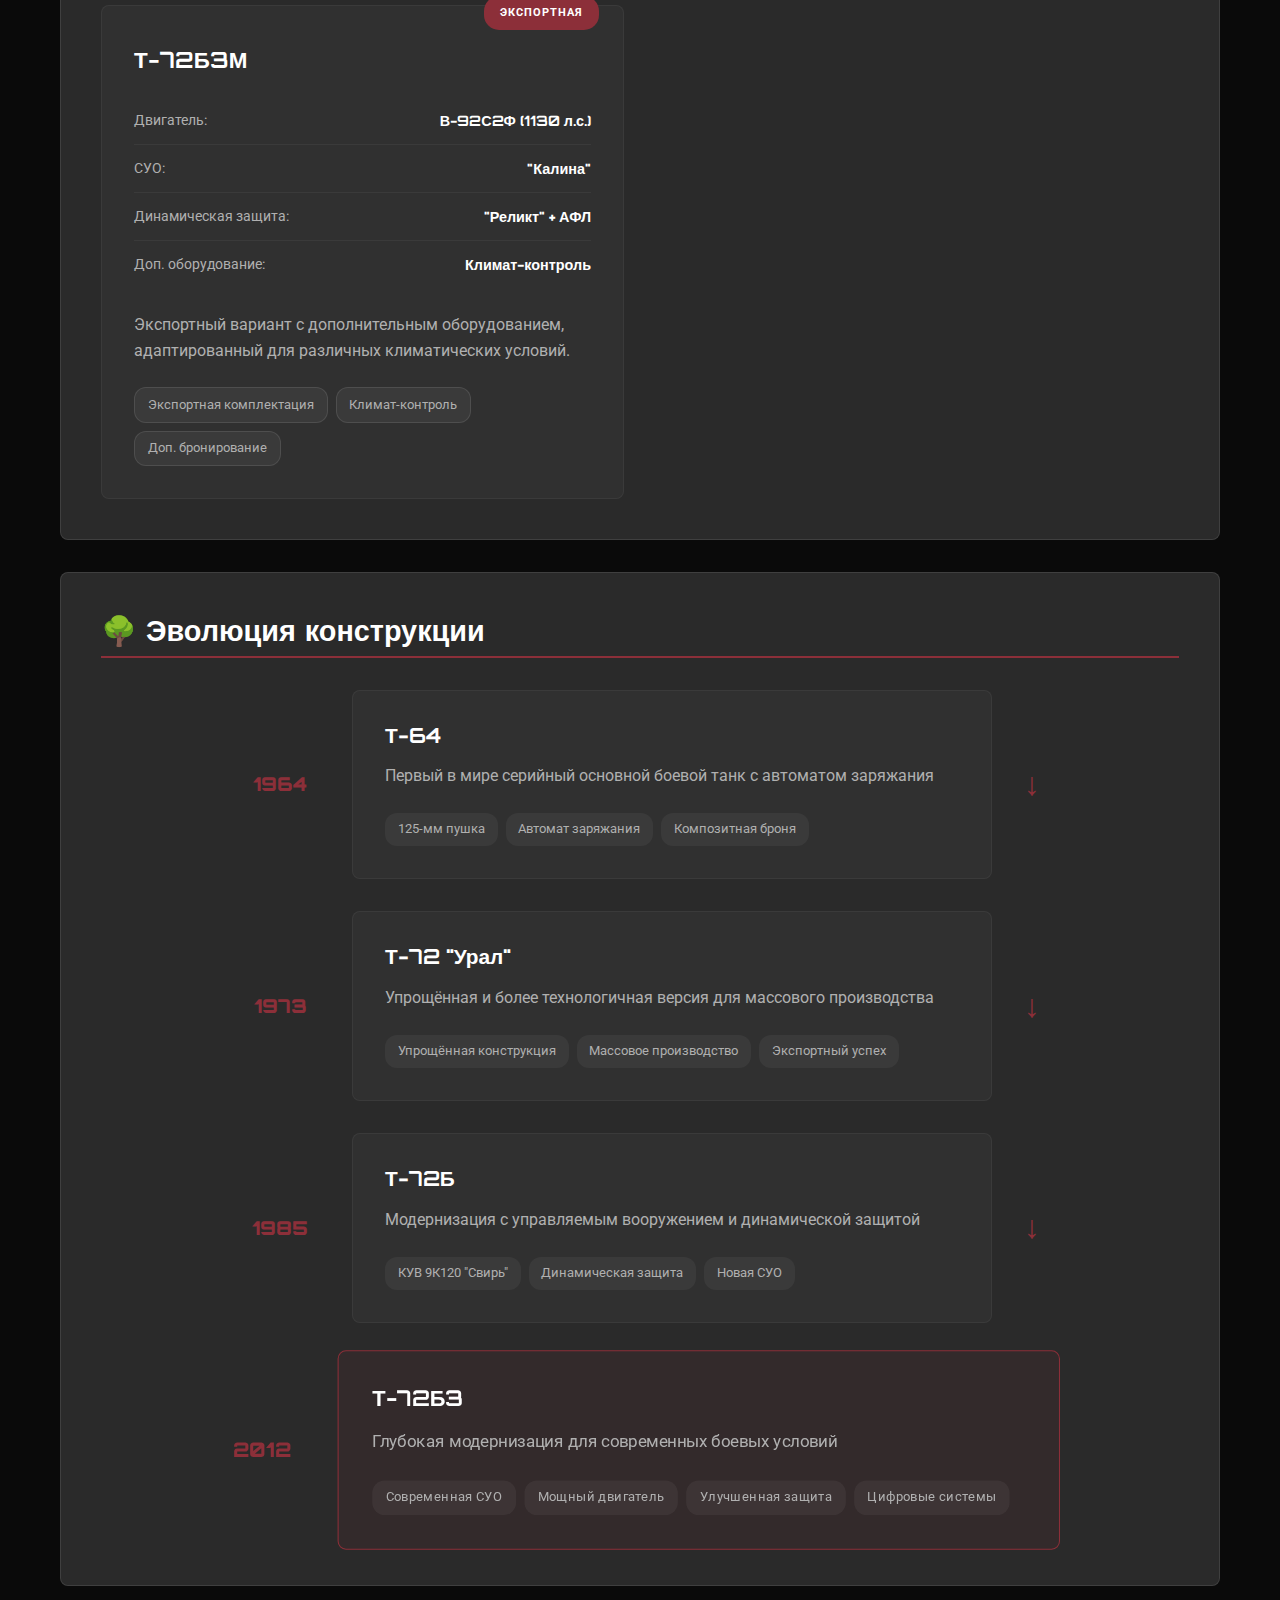
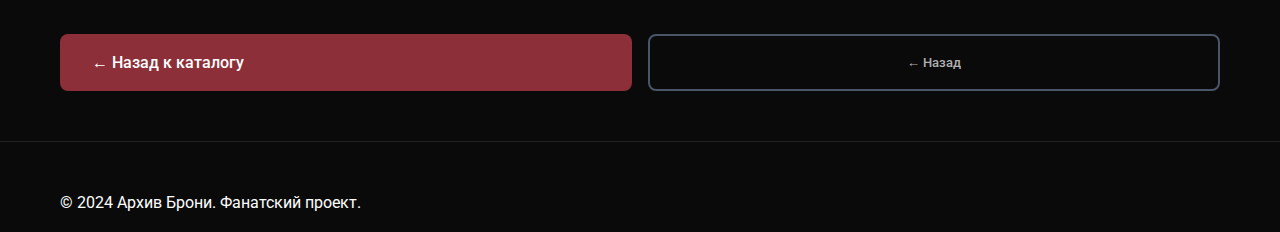
<file: pages/vehicle-details.html>
<!DOCTYPE html>
<html lang="ru">
<head>
    <meta charset="UTF-8">
    <meta name="viewport" content="width=device-width, initial-scale=1.0">
    <title>Т-72Б3 | Основной боевой танк | Архив Брони</title>
    <link rel="stylesheet" href="../styles/main.css">
    <link rel="stylesheet" href="../styles/vehicle-details.css">
    <link href="https://fonts.googleapis.com/css2?family=Orbitron:wght@400;700;900&family=Roboto:wght@300;400;500;700&display=swap" rel="stylesheet">
</head>
<body>
    <header class="header">
        <nav class="navbar">
            <div class="nav-container">
                <div class="logo">
                    <span class="logo-icon">🛡️</span>
                    <span class="logo-text">АРХИВ БРОНИ</span>
                </div>
                <ul class="nav-links">
                    <li><a href="../index.html" class="nav-link">Главная</a></li>
                    <li><a href="ground-vehicles.html" class="nav-link">Наземная</a></li>
                    <li><a href="../index.html" class="nav-link">Воздушная</a></li>
                    <li><a href="../index.html" class="nav-link">Морская</a></li>
                </ul>
            </div>
        </nav>
    </header>

    <main class="vehicle-main">
        <div class="container">
            <div class="breadcrumbs">
                <a href="../index.html">Главная</a> / 
                <a href="ground-vehicles.html">Наземная техника</a> / 
                <span>Т-72Б3</span>
            </div>
            
            <!-- Hero Section -->
            <div class="vehicle-hero-simple">
                <div class="hero-badge">ОСНОВНОЙ БОЕВОЙ ТАНК</div>
                <h1>Т-72Б3</h1>
                <p class="hero-subtitle">Современная модернизация легендарного советского танка</p>
                
                <div class="hero-stats">
                    <div class="hero-stat">
                        <span class="stat-number">46</span>
                        <span class="stat-label">тонн</span>
                    </div>
                    <div class="hero-stat">
                        <span class="stat-number">125</span>
                        <span class="stat-label">мм орудие</span>
                    </div>
                    <div class="hero-stat">
                        <span class="stat-number">1130</span>
                        <span class="stat-label">л.с.</span>
                    </div>
                    <div class="hero-stat">
                        <span class="stat-number">60</span>
                        <span class="stat-label">км/ч</span>
                    </div>
                </div>
            </div>

            <div class="vehicle-content-simple">
                <!-- Overview Section -->
                <section class="content-section" id="overview">
                    <h2>🎯 Обзор</h2>
                    <div class="overview-content">
                        <div class="main-image-large">
                            <div class="image-placeholder-large">
                                <span>Т-72Б3 на учениях</span>
                                <small>Современный основной боевой танк Российской армии</small>
                            </div>
                        </div>
                        <div class="overview-text">
                            <p class="lead"><strong>Т-72Б3</strong> — глубокая модернизация основного боевого танка Т-72, разработанная в 2010-х годах. Является одним из самых массовых современных танков в Вооружённых Силах Российской Федерации.</p>
                            
                            <div class="key-features">
                                <div class="feature-highlight">
                                    <div class="feature-icon">⚡</div>
                                    <div class="feature-text">
                                        <h4>Молниеносная модернизация</h4>
                                        <p>Разработан в рекордные сроки для усиления танкового парка</p>
                                    </div>
                                </div>
                                <div class="feature-highlight">
                                    <div class="feature-icon">🛡️</div>
                                    <div class="feature-text">
                                        <h4>Преодоление угроз</h4>
                                        <p>Способен противостоять современным противотанковым средствам</p>
                                    </div>
                                </div>
                                <div class="feature-highlight">
                                    <div class="feature-icon">🎯</div>
                                    <div class="feature-text">
                                        <h4>Точность и скорость</h4>
                                        <p>Улучшенная система управления огнём повышает эффективность</p>
                                    </div>
                                </div>
                            </div>
                        </div>
                    </div>
                </section>

                <!-- Technical Specifications -->
                <section class="content-section" id="specs">
                    <h2>⚙️ Технические характеристики</h2>
                    <div class="specs-tabs">
                        <div class="tab-buttons">
                            <button class="tab-btn active" data-tab="basic">Основные</button>
                            <button class="tab-btn" data-tab="armament">Вооружение</button>
                            <button class="tab-btn" data-tab="protection">Защита</button>
                            <button class="tab-btn" data-tab="mobility">Подвижность</button>
                            <button class="tab-btn" data-tab="electronics">Электроника</button>
                        </div>
                        
                        <div class="tab-content active" id="basic-tab">
                            <div class="specs-grid-detailed">
                                <div class="spec-category">
                                    <h4>📐 Габариты и масса</h4>
                                    <div class="spec-item-detailed">
                                        <span>Боевая масса</span>
                                        <strong>46 000 кг</strong>
                                    </div>
                                    <div class="spec-item-detailed">
                                        <span>Длина с пушкой вперёд</span>
                                        <strong>9 530 мм</strong>
                                    </div>
                                    <div class="spec-item-detailed">
                                        <span>Длина корпуса</span>
                                        <strong>6 860 мм</strong>
                                    </div>
                                    <div class="spec-item-detailed">
                                        <span>Ширина</span>
                                        <strong>3 460 мм</strong>
                                    </div>
                                    <div class="spec-item-detailed">
                                        <span>Высота</span>
                                        <strong>2 230 мм</strong>
                                    </div>
                                    <div class="spec-item-detailed">
                                        <span>Клиренс</span>
                                        <strong>490 мм</strong>
                                    </div>
                                </div>
                                
                                <div class="spec-category">
                                    <h4>👥 Экипаж и обитаемость</h4>
                                    <div class="spec-item-detailed">
                                        <span>Экипаж</span>
                                        <strong>3 человека</strong>
                                    </div>
                                    <div class="spec-item-detailed">
                                        <span>Рабочие места</span>
                                        <strong>Механик-водитель, наводчик, командир</strong>
                                    </div>
                                    <div class="spec-item-detailed">
                                        <span>Автономность</span>
                                        <strong>7 суток</strong>
                                    </div>
                                    <div class="spec-item-detailed">
                                        <span>Система жизнеобеспечения</span>
                                        <strong>Фильтро-вентиляционная установка</strong>
                                    </div>
                                </div>
                            </div>
                        </div>

                        <div class="tab-content" id="armament-tab">
                            <div class="specs-grid-detailed">
                                <div class="spec-category">
                                    <h4>🔫 Основное вооружение</h4>
                                    <div class="spec-item-detailed">
                                        <span>Орудие</span>
                                        <strong>125-мм 2А46М-5</strong>
                                    </div>
                                    <div class="spec-item-detailed">
                                        <span>Тип орудия</span>
                                        <strong>Гладкоствольная пушка</strong>
                                    </div>
                                    <div class="spec-item-detailed">
                                        <span>Длина ствола</span>
                                        <strong>48 калибров</strong>
                                    </div>
                                    <div class="spec-item-detailed">
                                        <span>Боекомплект</span>
                                        <strong>45 выстрелов</strong>
                                    </div>
                                    <div class="spec-item-detailed">
                                        <span>Скорострельность</span>
                                        <strong>8 выстр./мин</strong>
                                    </div>
                                </div>
                                
                                <div class="spec-category">
                                    <h4>🎯 Система управления огнём</h4>
                                    <div class="spec-item-detailed">
                                        <span>Основная СУО</span>
                                        <strong>1А40-4 / "Сосна-У"</strong>
                                    </div>
                                    <div class="spec-item-detailed">
                                        <span>Тепловизионный прицел</span>
                                        <strong>ТПК-К</strong>
                                    </div>
                                    <div class="spec-item-detailed">
                                        <span>Лазерный дальномер</span>
                                        <strong>1Г46М</strong>
                                    </div>
                                    <div class="spec-item-detailed">
                                        <span>Стабилизатор</span>
                                        <strong>2Э42-4 "Жасмин"</strong>
                                    </div>
                                </div>
                            </div>
                        </div>

                        <div class="tab-content" id="protection-tab">
                            <div class="specs-grid-detailed">
                                <div class="spec-category">
                                    <h4>🛡️ Броневая защита</h4>
                                    <div class="spec-item-detailed">
                                        <span>Лоб корпуса</span>
                                        <strong>Эквивалент 550-600 мм против БПС</strong>
                                    </div>
                                    <div class="spec-item-detailed">
                                        <span>Лоб башни</span>
                                        <strong>Эквивалент 800-900 мм против БПС</strong>
                                    </div>
                                    <div class="spec-item-detailed">
                                        <span>Борта корпуса</span>
                                        <strong>80-90 мм стальная броня</strong>
                                    </div>
                                    <div class="spec-item-detailed">
                                        <span>Крыша/днище</span>
                                        <strong>30-40 мм против осколков</strong>
                                    </div>
                                </div>
                                
                                <div class="spec-category">
                                    <h4>💥 Динамическая защита</h4>
                                    <div class="spec-item-detailed">
                                        <span>Комплекс ДЗ</span>
                                        <strong>"Реликт" / "Контакт-5"</strong>
                                    </div>
                                    <div class="spec-item-detailed">
                                        <span>Эффективность против БПС</span>
                                        <strong>+400-500 мм к защите</strong>
                                    </div>
                                    <div class="spec-item-detailed">
                                        <span>Эффективность против КС</span>
                                        <strong>+600-700 мм к защите</strong>
                                    </div>
                                    <div class="spec-item-detailed">
                                        <span>Количество элементов</span>
                                        <strong>228 шт. (корпус + башня)</strong>
                                    </div>
                                </div>
                            </div>
                        </div>

                        <div class="tab-content" id="mobility-tab">
                            <div class="specs-grid-detailed">
                                <div class="spec-category">
                                    <h4>🚀 Двигатель и трансмиссия</h4>
                                    <div class="spec-item-detailed">
                                        <span>Двигатель</span>
                                        <strong>В-92С2Ф / В-84-1</strong>
                                    </div>
                                    <div class="spec-item-detailed">
                                        <span>Тип двигателя</span>
                                        <strong>Дизельный V12 с наддувом</strong>
                                    </div>
                                    <div class="spec-item-detailed">
                                        <span>Мощность</span>
                                        <strong>1130 л.с. / 840 л.с.</strong>
                                    </div>
                                    <div class="spec-item-detailed">
                                        <span>Удельная мощность</span>
                                        <strong>24,6 л.с./т</strong>
                                    </div>
                                    <div class="spec-item-detailed">
                                        <span>Трансмиссия</span>
                                        <strong>Механическая, 7+1 передач</strong>
                                    </div>
                                </div>
                                
                                <div class="spec-category">
                                    <h4>🏎️ Подвижность</h4>
                                    <div class="spec-item-detailed">
                                        <span>Макс. скорость по шоссе</span>
                                        <strong>60 км/ч</strong>
                                    </div>
                                    <div class="spec-item-detailed">
                                        <span>Скорость по пересечённой местности</span>
                                        <strong>35-45 км/ч</strong>
                                    </div>
                                    <div class="spec-item-detailed">
                                        <span>Запас хода по шоссе</span>
                                        <strong>500 км</strong>
                                    </div>
                                    <div class="spec-item-detailed">
                                        <span>Запас хода по бездорожью</span>
                                        <strong>350 км</strong>
                                    </div>
                                    <div class="spec-item-detailed">
                                        <span>Удельное давление на грунт</span>
                                        <strong>0,9 кг/см²</strong>
                                    </div>
                                </div>
                            </div>
                        </div>

                        <div class="tab-content" id="electronics-tab">
                            <div class="specs-grid-detailed">
                                <div class="spec-category">
                                    <h4>📡 Системы связи и навигации</h4>
                                    <div class="spec-item-detailed">
                                        <span>Радиостанция</span>
                                        <strong>Р-168-25У-2 "Акведук"</strong>
                                    </div>
                                    <div class="spec-item-detailed">
                                        <span>Дальность связи</span>
                                        <strong>до 40 км (УКВ)</strong>
                                    </div>
                                    <div class="spec-item-detailed">
                                        <span>Система навигации</span>
                                        <strong>ГЛОНАСС/GPS</strong>
                                    </div>
                                    <div class="spec-item-detailed">
                                        <span>Точность навигации</span>
                                        <strong>10-15 метров</strong>
                                    </div>
                                </div>
                                
                                <div class="spec-category">
                                    <h4>🖥️ Дополнительное оборудование</h4>
                                    <div class="spec-item-detailed">
                                        <span>Система НРЗ</span>
                                        <strong>"Взрыв"</strong>
                                    </div>
                                    <div class="spec-item-detailed">
                                        <span>Оборудование подводного вождения</span>
                                        <strong>ОПВТ, глубина до 5 м</strong>
                                    </div>
                                    <div class="spec-item-detailed">
                                        <span>Система ПРО</span>
                                        <strong>"Туча" (902Б)</strong>
                                    </div>
                                    <div class="spec-item-detailed">
                                        <span>Автоматическое ППО</span>
                                        <strong>3-кратное резервирование</strong>
                                    </div>
                                </div>
                            </div>
                        </div>
                    </div>
                </section>

                <!-- History Section -->
                <section class="content-section" id="history">
                    <h2>📜 История создания и боевого применения</h2>
                    
                    <div class="history-timeline">
                        <div class="timeline-item">
                            <div class="timeline-year">1973</div>
                            <div class="timeline-content">
                                <h4>Рождение легенды - Т-72 "Урал"</h4>
                                <p>Принятие на вооружение основного боевого танка Т-72, разработанного в КБ Уралвагонзавода под руководством В. Н. Венедиктова.</p>
                                <div class="timeline-features">
                                    <span>125-мм пушка 2А26</span>
                                    <span>Автомат заряжания</span>
                                    <span>Массовое производство</span>
                                </div>
                                <button class="expand-history-btn" data-history="1973">
                                    <span>Подробнее о разработке</span>
                                    <span class="expand-icon">▼</span>
                                </button>
                                <div class="history-details" id="history-1973">
                                    <p>Танк Т-72 стал результатом компромисса между технологичностью Т-64 и надёжностью Т-62. Разработка велась в условиях жёстких требований по стоимости и технологичности для массового производства.</p>
                                    <p>Ключевые инновации: автомат заряжания на 22 выстрела, система защиты от ОМП, простота в обслуживании. Танк сразу получил признание за свою надёжность и ремонтопригодность в полевых условиях.</p>
                                    <div class="history-stats">
                                        <div class="history-stat">
                                            <strong>Годы производства:</strong> 1973-н.в.
                                        </div>
                                        <div class="history-stat">
                                            <strong>Выпущено:</strong> более 25,000 единиц
                                        </div>
                                        <div class="history-stat">
                                            <strong>Экспорт:</strong> 40+ стран мира
                                        </div>
                                    </div>
                                </div>
                            </div>
                        </div>

                        <div class="timeline-item">
                            <div class="timeline-year">1985</div>
                            <div class="timeline-content">
                                <h4>Т-72Б - качественный скачок</h4>
                                <p>Модернизация с комплексом управляемого вооружения 9К120 "Свирь" и динамической защитой "Контакт-1".</p>
                                <div class="timeline-features">
                                    <span>КУВ 9К120 "Свирь"</span>
                                    <span>ДЗ "Контакт-1"</span>
                                    <span>Новая СУО 1А40</span>
                                </div>
                            </div>
                        </div>

                        <div class="timeline-item highlight">
                            <div class="timeline-year">2010</div>
                            <div class="timeline-content">
                                <h4>Начало программы модернизации</h4>
                                <p>Решение о массовой модернизации танкового парка в рамках государственной программы перевооружения.</p>
                                <div class="highlight-badge">Начало эры Т-72Б3</div>
                                <div class="timeline-features">
                                    <span>Госпрограмма перевооружения</span>
                                    <span>Массовая модернизация</span>
                                    <span>Современные технологии</span>
                                </div>
                            </div>
                        </div>

                        <div class="timeline-item highlight">
                            <div class="timeline-year">2012</div>
                            <div class="timeline-content">
                                <h4>Принятие на вооружение Т-72Б3</h4>
                                <p>Официальное принятие модернизированного танка Т-72Б3 на вооружение ВС РФ. Первые партии поступают в войска.</p>
                                <div class="highlight-badge">В строю</div>
                                <div class="timeline-features">
                                    <span>Двигатель В-84-1</span>
                                    <span>СУО 1А40-4</span>
                                    <span>ДЗ "Контакт-5"</span>
                                </div>
                                <button class="expand-history-btn" data-history="2012">
                                    <span>Технические детали модернизации</span>
                                    <span class="expand-icon">▼</span>
                                </button>
                                <div class="history-details" id="history-2012">
                                    <p>Модернизация проводилась в рамках государственной программы перевооружения армии. Основные улучшения:</p>
                                    <ul>
                                        <li>Новая система управления огнём 1А40-4 с цифровым баллистическим вычислителем</li>
                                        <li>Улучшенные прицельные комплексы командира и наводчика</li>
                                        <li>Современная система связи Р-168</li>
                                        <li>Динамическая защита "Контакт-5"</li>
                                        <li>Спутниковая навигация ГЛОНАСС/GPS</li>
                                    </ul>
                                    <p>Танк сохранил высокую ремонтопригодность базового Т-72, что позволило быстро развернуть модернизацию в войсках.</p>
                                </div>
                            </div>
                        </div>

                        <div class="timeline-item">
                            <div class="timeline-year">2014</div>
                            <div class="timeline-content">
                                <h4>Боевое крещение</h4>
                                <p>Первое боевое применение в ходе конфликтов. Танк демонстрирует высокую надёжность и эффективность в реальных боевых условиях.</p>
                                <div class="timeline-features">
                                    <span>Боевое применение</span>
                                    <span>Высокая надёжность</span>
                                    <span>Тактические успехи</span>
                                </div>
                            </div>
                        </div>

                        <div class="timeline-item highlight">
                            <div class="timeline-year">2016</div>
                            <div class="timeline-content">
                                <h4>Т-72Б3 обр. 2016 г. - новая ступень</h4>
                                <p>Глубокая модернизация с двигателем В-92С2Ф мощностью 1130 л.с. и современной системой управления огнём "Сосна-У".</p>
                                <div class="highlight-badge">Основная версия</div>
                                <div class="timeline-features">
                                    <span>Двигатель 1130 л.с.</span>
                                    <span>СУО "Сосна-У"</span>
                                    <span>ДЗ "Реликт"</span>
                                </div>
                                <button class="expand-history-btn" data-history="2016">
                                    <span>Детали модернизации 2016</span>
                                    <span class="expand-icon">▼</span>
                                </button>
                                <div class="history-details" id="history-2016">
                                    <p>Модернизация 2016 года стала качественным скачком в развитии Т-72Б3:</p>
                                    <ul>
                                        <li><strong>Двигатель В-92С2Ф</strong> - увеличение мощности с 840 до 1130 л.с.</li>
                                        <li><strong>СУО "Сосна-У"</strong> - тепловизионный прицел ТПК-К с дальностью обнаружения до 5000м</li>
                                        <li><strong>Динамическая защита "Реликт"</strong> - повышение защищённости на 50%</li>
                                        <li><strong>Цифровая архитектура</strong> - интеграция современных систем связи и навигации</li>
                                    </ul>
                                    <p>Эта версия стала основной в войсках и продолжает поступать на вооружение.</p>
                                </div>
                            </div>
                        </div>

                        <div class="timeline-item">
                            <div class="timeline-year">2018-2020</div>
                            <div class="timeline-content">
                                <h4>Массовые поставки в войска</h4>
                                <p>Т-72Б3 становится самым массовым современным танком в Российской армии. Поставки во все военные округа.</p>
                                <div class="timeline-features">
                                    <span>Массовое производство</span>
                                    <span>Все военные округа</span>
                                    <span>Основной танк армии</span>
                                </div>
                            </div>
                        </div>

                        <div class="timeline-item">
                            <div class="timeline-year">2022-н.в.</div>
                            <div class="timeline-content">
                                <h4>Современное применение и дальнейшее развитие</h4>
                                <p>Активное использование в современных конфликтах, постоянные доработки и улучшения на основе боевого опыта.</p>
                                <div class="timeline-features">
                                    <span>Боевой опыт</span>
                                    <span>Постоянные улучшения</span>
                                    <span>Перспективы развития</span>
                                </div>
                            </div>
                        </div>
                    </div>

                    <!-- Production Statistics -->
                    <div class="production-stats">
                        <h3>📊 Производство и поставки</h3>
                        <div class="stats-grid">
                            <div class="stat-card">
                                <div class="stat-number">800+</div>
                                <div class="stat-label">Танков модернизировано (2012-2016)</div>
                            </div>
                            <div class="stat-card">
                                <div class="stat-number">1500+</div>
                                <div class="stat-label">Танков модернизировано (2016-2020)</div>
                            </div>
                            <div class="stat-card">
                                <div class="stat-number">20+</div>
                                <div class="stat-label">Воинских частей получили Т-72Б3</div>
                            </div>
                            <div class="stat-card">
                                <div class="stat-number">4</div>
                                <div class="stat-label">Военных округа оснащены</div>
                            </div>
                        </div>
                    </div>
                </section>

                <!-- Gallery Section -->
                <section class="content-section" id="gallery">
                    <h2>🖼️ Галерея</h2>
                    
                    <div class="gallery-container">
                        <div class="gallery-main">
                            <div class="gallery-slide active">
                                <div class="slide-image">
                                    <div class="image-placeholder-large">
                                        <span>Т-72Б3 на учениях</span>
                                        <small>Современный основной боевой танк в полевых условиях</small>
                                    </div>
                                </div>
                                <div class="slide-caption">
                                    <h4>Т-72Б3 на тактических учениях</h4>
                                    <p>Танк в естественной среде эксплуатации, демонстрирующий высокую проходимость</p>
                                </div>
                            </div>
                            
                            <div class="gallery-slide">
                                <div class="slide-image">
                                    <div class="image-placeholder-large">
                                        <span>Вид сбоку</span>
                                        <small>Характерный профиль с динамической защитой</small>
                                    </div>
                                </div>
                                <div class="slide-caption">
                                    <h4>Боковой вид танка</h4>
                                    <p>Отлично видна динамическая защита "Реликт" и противокумулятивные экраны</p>
                                </div>
                            </div>
                            
                            <div class="gallery-slide">
                                <div class="slide-image">
                                    <div class="image-placeholder-large">
                                        <span>Интерьер машины</span>
                                        <small>Рабочее место командира танка</small>
                                    </div>
                                </div>
                                <div class="slide-caption">
                                    <h4>Рабочее место командира</h4>
                                    <p>Современная приборная панель и система управления огнём</p>
                                </div>
                            </div>
                            
                            <div class="gallery-slide">
                                <div class="slide-image">
                                    <div class="image-placeholder-large">
                                        <span>Стрельбы</span>
                                        <small>Танк в ходе боевых стрельб</small>
                                    </div>
                                </div>
                                <div class="slide-caption">
                                    <h4>Боевые стрельбы</h4>
                                    <p>Т-72Б3 ведёт огонь из основного орудия на полигоне</p>
                                </div>
                            </div>
                        </div>
                        
                        <div class="gallery-controls">
                            <button class="gallery-btn prev-btn" id="prevBtn">‹</button>
                            <div class="gallery-thumbnails">
                                <div class="thumbnail active" data-index="0">
                                    <div class="thumb-image">1</div>
                                </div>
                                <div class="thumbnail" data-index="1">
                                    <div class="thumb-image">2</div>
                                </div>
                                <div class="thumbnail" data-index="2">
                                    <div class="thumb-image">3</div>
                                </div>
                                <div class="thumbnail" data-index="3">
                                    <div class="thumb-image">4</div>
                                </div>
                            </div>
                            <button class="gallery-btn next-btn" id="nextBtn">›</button>
                        </div>
                        
                        <div class="gallery-counter">
                            <span id="currentSlide">1</span> / <span id="totalSlides">4</span>
                        </div>
                    </div>
                </section>

                <!-- Modifications Section -->
                <section class="content-section" id="modifications">
                    <h2>🔄 Модификации и варианты</h2>
                    
                    <div class="modifications-grid-detailed">
                        <div class="modification-card-detailed">
                            <div class="mod-badge">Базовая</div>
                            <h3>Т-72Б3 обр. 2012 г.</h3>
                            <div class="mod-specs">
                                <div class="mod-spec">
                                    <span>Двигатель:</span>
                                    <strong>В-84-1 (840 л.с.)</strong>
                                </div>
                                <div class="mod-spec">
                                    <span>СУО:</span>
                                    <strong>1А40-4</strong>
                                </div>
                                <div class="mod-spec">
                                    <span>Динамическая защита:</span>
                                    <strong>"Контакт-5"</strong>
                                </div>
                                <div class="mod-spec">
                                    <span>Тепловизионный прицел:</span>
                                    <strong>Отсутствует</strong>
                                </div>
                            </div>
                            <p class="mod-description">Первая версия модернизации с улучшенной системой управления огнём. Сохранила базовый двигатель Т-72Б.</p>
                            <div class="mod-features">
                                <span>Улучшенная СУО</span>
                                <span>Современные прицелы</span>
                                <span>Цифровая связь</span>
                            </div>
                        </div>

                        <div class="modification-card-detailed featured">
                            <div class="mod-badge">Основная</div>
                            <h3>Т-72Б3 обр. 2016 г.</h3>
                            <div class="mod-specs">
                                <div class="mod-spec">
                                    <span>Двигатель:</span>
                                    <strong>В-92С2Ф (1130 л.с.)</strong>
                                </div>
                                <div class="mod-spec">
                                    <span>СУО:</span>
                                    <strong>"Сосна-У"</strong>
                                </div>
                                <div class="mod-spec">
                                    <span>Динамическая защита:</span>
                                    <strong>"Реликт"</strong>
                                </div>
                                <div class="mod-spec">
                                    <span>Тепловизионный прицел:</span>
                                    <strong>ТПК-К</strong>
                                </div>
                            </div>
                            <p class="mod-description">Глубокая модернизация с новым двигателем, современной СУО и улучшенной защитой. Стала основной версией в войсках.</p>
                            <div class="mod-features">
                                <span>Мощный двигатель</span>
                                <span>Тепловизионный прицел</span>
                                <span>Улучшенная ДЗ</span>
                                <span>Спутниковая навигация</span>
                            </div>
                        </div>

                        <div class="modification-card-detailed">
                            <div class="mod-badge">Экспортная</div>
                            <h3>Т-72Б3М</h3>
                            <div class="mod-specs">
                                <div class="mod-spec">
                                    <span>Двигатель:</span>
                                    <strong>В-92С2Ф (1130 л.с.)</strong>
                                </div>
                                <div class="mod-spec">
                                    <span>СУО:</span>
                                    <strong>"Калина"</strong>
                                </div>
                                <div class="mod-spec">
                                    <span>Динамическая защита:</span>
                                    <strong>"Реликт" + АФЛ</strong>
                                </div>
                                <div class="mod-spec">
                                    <span>Доп. оборудование:</span>
                                    <strong>Климат-контроль</strong>
                                </div>
                            </div>
                            <p class="mod-description">Экспортный вариант с дополнительным оборудованием, адаптированный для различных климатических условий.</p>
                            <div class="mod-features">
                                <span>Экспортная комплектация</span>
                                <span>Климат-контроль</span>
                                <span>Доп. бронирование</span>
                            </div>
                        </div>
                    </div>
                </section>

                <!-- Evolution Tree -->
                <section class="content-section" id="evolution">
                    <h2>🌳 Эволюция конструкции</h2>
                    
                    <div class="evolution-tree-detailed">
                        <div class="evolution-stage">
                            <div class="stage-year">1964</div>
                            <div class="stage-card">
                                <h4>Т-64</h4>
                                <p>Первый в мире серийный основной боевой танк с автоматом заряжания</p>
                                <div class="stage-features">
                                    <span>125-мм пушка</span>
                                    <span>Автомат заряжания</span>
                                    <span>Композитная броня</span>
                                </div>
                            </div>
                            <div class="evolution-arrow">↓</div>
                        </div>

                        <div class="evolution-stage">
                            <div class="stage-year">1973</div>
                            <div class="stage-card">
                                <h4>Т-72 "Урал"</h4>
                                <p>Упрощённая и более технологичная версия для массового производства</p>
                                <div class="stage-features">
                                    <span>Упрощённая конструкция</span>
                                    <span>Массовое производство</span>
                                    <span>Экспортный успех</span>
                                </div>
                            </div>
                            <div class="evolution-arrow">↓</div>
                        </div>

                        <div class="evolution-stage">
                            <div class="stage-year">1985</div>
                            <div class="stage-card">
                                <h4>Т-72Б</h4>
                                <p>Модернизация с управляемым вооружением и динамической защитой</p>
                                <div class="stage-features">
                                    <span>КУВ 9К120 "Свирь"</span>
                                    <span>Динамическая защита</span>
                                    <span>Новая СУО</span>
                                </div>
                            </div>
                            <div class="evolution-arrow">↓</div>
                        </div>

                        <div class="evolution-stage current">
                            <div class="stage-year">2012</div>
                            <div class="stage-card">
                                <h4>Т-72Б3</h4>
                                <p>Глубокая модернизация для современных боевых условий</p>
                                <div class="stage-features">
                                    <span>Современная СУО</span>
                                    <span>Мощный двигатель</span>
                                    <span>Улучшенная защита</span>
                                    <span>Цифровые системы</span>
                                </div>
                            </div>
                        </div>
                    </div>
                </section>

                <!-- Navigation -->
                <div class="navigation-buttons">
                    <a href="ground-vehicles.html" class="nav-button">← Назад к каталогу</a>
                    <button onclick="history.back()" class="nav-button secondary">← Назад</button>
                </div>
            </div>
        </div>

        <!-- Floating Navigation -->
<div class="floating-nav" id="floatingNav">
    <div class="nav-items">
        <a href="#overview" class="nav-item active" data-section="overview">
            <span class="nav-icon">🎯</span>
            <span class="nav-text">Обзор</span>
        </a>
        <a href="#specs" class="nav-item" data-section="specs">
            <span class="nav-icon">⚙️</span>
            <span class="nav-text">Характеристики</span>
        </a>
        <a href="#history" class="nav-item" data-section="history">
            <span class="nav-icon">📜</span>
            <span class="nav-text">История</span>
        </a>
        <a href="#modifications" class="nav-item" data-section="modifications">
            <span class="nav-icon">🔄</span>
            <span class="nav-text">Модификации</span>
        </a>
        <a href="#evolution" class="nav-item" data-section="evolution">
            <span class="nav-icon">🌳</span>
            <span class="nav-text">Эволюция</span>
        </a>
        <a href="#gallery" class="nav-item" data-section="gallery">
            <span class="nav-icon">🖼️</span>
            <span class="nav-text">Галерея</span>
        </a>
    </div>
</div>
    </main>

    <footer class="footer">
        <div class="container">
            <p>&copy; 2024 Архив Брони. Фанатский проект.</p>
        </div>
    </footer>

    <script src="../js/vehicle-details.js"></script>
</body>
</html>
</file>
<file: styles/vehicle-details.css>
/* Vehicle Details Specific Styles */

/* Vehicle Hero Section */
.vehicle-hero {
    background: linear-gradient(135deg, var(--bg-primary) 0%, var(--bg-secondary) 100%);
    padding: 6rem 0 3rem;
    position: relative;
    overflow: hidden;
}

.vehicle-hero::before {
    content: '';
    position: absolute;
    top: 0;
    left: 0;
    width: 100%;
    height: 100%;
    background: url('data:image/svg+xml,<svg xmlns="http://www.w3.org/2000/svg" viewBox="0 0 100 100"><defs><pattern id="grid" width="10" height="10" patternUnits="userSpaceOnUse"><path d="M 10 0 L 0 0 0 10" fill="none" stroke="rgba(140,47,57,0.1)" stroke-width="0.5"/></pattern></defs><rect width="100" height="100" fill="url(%23grid)"/></svg>');
    opacity: 0.3;
}

.vehicle-header {
    text-align: center;
    position: relative;
    z-index: 2;
}

.vehicle-badge {
    display: inline-block;
    background: var(--accent-primary);
    color: white;
    padding: 0.5rem 1.5rem;
    border-radius: 25px;
    font-size: 0.9rem;
    font-weight: 700;
    margin-bottom: 1.5rem;
    text-transform: uppercase;
    letter-spacing: 1px;
}

.vehicle-title {
    font-size: 3.5rem;
    margin-bottom: 0.5rem;
    background: linear-gradient(135deg, #fff, var(--accent-primary));
    -webkit-background-clip: text;
    -webkit-text-fill-color: transparent;
    background-clip: text;
}

.vehicle-subtitle {
    font-size: 1.3rem;
    color: var(--text-secondary);
    margin-bottom: 3rem;
}

.vehicle-quick-info {
    display: grid;
    grid-template-columns: repeat(auto-fit, minmax(200px, 1fr));
    gap: 2rem;
    max-width: 800px;
    margin: 0 auto;
}

.info-item {
    text-align: center;
    padding: 1.5rem;
    background: rgba(255, 255, 255, 0.05);
    border-radius: var(--border-radius);
    border: 1px solid rgba(255, 255, 255, 0.1);
    transition: var(--transition);
}

.info-item:hover {
    background: rgba(255, 255, 255, 0.08);
    transform: translateY(-2px);
}

.info-label {
    display: block;
    color: var(--text-secondary);
    font-size: 0.9rem;
    margin-bottom: 0.5rem;
    text-transform: uppercase;
    letter-spacing: 1px;
}

.info-value {
    display: block;
    font-family: 'Orbitron', sans-serif;
    font-size: 1.2rem;
    font-weight: 700;
    color: var(--text-primary);
}

/* Main Content Layout */
.vehicle-main {
    padding: 2rem 0;
    background: var(--bg-primary);
}

.vehicle-layout {
    display: grid;
    grid-template-columns: 300px 1fr;
    gap: 3rem;
    align-items: start;
}

/* Sidebar */
.vehicle-sidebar {
    position: sticky;
    top: 100px;
}

.sidebar-nav {
    background: var(--bg-card);
    border-radius: var(--border-radius);
    border: 1px solid rgba(255, 255, 255, 0.1);
    margin-bottom: 2rem;
    overflow: hidden;
}

.sidebar-nav ul {
    list-style: none;
}

.sidebar-nav li {
    border-bottom: 1px solid rgba(255, 255, 255, 0.05);
}

.sidebar-nav li:last-child {
    border-bottom: none;
}

.sidebar-nav .nav-link {
    display: block;
    padding: 1rem 1.5rem;
    color: var(--text-secondary);
    text-decoration: none;
    transition: var(--transition);
    font-weight: 500;
}

.sidebar-nav .nav-link:hover {
    background: rgba(255, 255, 255, 0.05);
    color: var(--text-primary);
}

.sidebar-nav .nav-link.active {
    background: var(--accent-primary);
    color: white;
    border-left: 4px solid var(--accent-secondary);
}

.quick-stats-sidebar {
    background: var(--bg-card);
    border-radius: var(--border-radius);
    border: 1px solid rgba(255, 255, 255, 0.1);
    padding: 1.5rem;
}

.quick-stats-sidebar h3 {
    margin-bottom: 1.5rem;
    font-size: 1.1rem;
    color: var(--text-primary);
    text-align: center;
}

.quick-stats-sidebar .stat-item {
    display: flex;
    justify-content: space-between;
    align-items: center;
    padding: 0.75rem 0;
    border-bottom: 1px solid rgba(255, 255, 255, 0.05);
}

.quick-stats-sidebar .stat-item:last-child {
    border-bottom: none;
}

.quick-stats-sidebar .stat-label {
    color: var(--text-secondary);
    font-size: 0.9rem;
}

.quick-stats-sidebar .stat-value {
    font-family: 'Orbitron', sans-serif;
    font-weight: 700;
    color: var(--accent-primary);
    font-size: 0.9rem;
}

/* Content Sections */
.vehicle-content {
    min-height: 1000px;
}

.content-section {
    background: var(--bg-card);
    border-radius: var(--border-radius);
    border: 1px solid rgba(255, 255, 255, 0.1);
    padding: 2.5rem;
    margin-bottom: 2rem;
}

.section-header {
    display: flex;
    justify-content: space-between;
    align-items: center;
    margin-bottom: 2rem;
    flex-wrap: wrap;
    gap: 1rem;
}

.section-header h2 {
    font-size: 2rem;
    margin: 0;
    background: linear-gradient(135deg, #fff, var(--accent-primary));
    -webkit-background-clip: text;
    -webkit-text-fill-color: transparent;
    background-clip: text;
}

.section-badge {
    background: var(--accent-secondary);
    color: white;
    padding: 0.5rem 1rem;
    border-radius: 20px;
    font-size: 0.8rem;
    font-weight: 500;
}

/* Overview Section */
.overview-grid {
    display: grid;
    grid-template-columns: 1fr 1fr;
    gap: 3rem;
    align-items: start;
}

.main-image {
    background: var(--bg-secondary);
    border-radius: var(--border-radius);
    height: 300px;
    display: flex;
    align-items: center;
    justify-content: center;
    flex-direction: column;
    border: 1px solid rgba(255, 255, 255, 0.1);
}

.main-image .image-placeholder {
    text-align: center;
    color: var(--text-secondary);
}

.main-image .image-placeholder span {
    display: block;
    font-size: 1.5rem;
    font-weight: 700;
    margin-bottom: 0.5rem;
}

.overview-text .lead {
    font-size: 1.2rem;
    line-height: 1.6;
    color: var(--text-primary);
    margin-bottom: 2rem;
}

.features-grid {
    display: grid;
    grid-template-columns: 1fr 1fr;
    gap: 1.5rem;
}

.feature {
    display: flex;
    gap: 1rem;
    align-items: flex-start;
}

.feature-icon {
    font-size: 2rem;
    flex-shrink: 0;
}

.feature-content h4 {
    margin: 0 0 0.5rem 0;
    color: var(--text-primary);
    font-size: 1.1rem;
}

.feature-content p {
    margin: 0;
    color: var(--text-secondary);
    font-size: 0.9rem;
    line-height: 1.5;
}

/* Specifications Section */
.toggle-specs {
    background: none;
    border: 1px solid var(--accent-metallic);
    color: var(--text-secondary);
    padding: 0.5rem 1rem;
    border-radius: var(--border-radius);
    cursor: pointer;
    transition: var(--transition);
    display: flex;
    align-items: center;
    gap: 0.5rem;
    font-size: 0.9rem;
}

.toggle-specs:hover {
    border-color: var(--accent-primary);
    color: var(--accent-primary);
}

.specs-container {
    margin-top: 1rem;
}

.specs-group {
    margin-bottom: 2.5rem;
}

.specs-group:last-child {
    margin-bottom: 0;
}

.specs-group-title {
    font-size: 1.3rem;
    margin-bottom: 1.5rem;
    color: var(--text-primary);
    padding-bottom: 0.5rem;
    border-bottom: 2px solid var(--accent-primary);
}

.specs-grid {
    display: grid;
    grid-template-columns: repeat(auto-fit, minmax(250px, 1fr));
    gap: 1rem;
}

.spec-item {
    display: flex;
    justify-content: space-between;
    align-items: center;
    padding: 1rem;
    background: rgba(255, 255, 255, 0.03);
    border-radius: var(--border-radius);
    border: 1px solid rgba(255, 255, 255, 0.05);
    transition: var(--transition);
}

.spec-item:hover {
    background: rgba(255, 255, 255, 0.05);
    border-color: rgba(255, 255, 255, 0.1);
}

.spec-label {
    color: var(--text-secondary);
    font-size: 0.9rem;
}

.spec-value {
    font-family: 'Orbitron', sans-serif;
    font-weight: 700;
    color: var(--accent-primary);
    text-align: right;
}

.advanced-specs {
    display: none;
}

.advanced-specs.active {
    display: block;
}

/* History Section */
.timeline {
    position: relative;
    max-width: 800px;
    margin: 0 auto 3rem;
}

.timeline::before {
    content: '';
    position: absolute;
    left: 30px;
    top: 0;
    bottom: 0;
    width: 2px;
    background: linear-gradient(to bottom, var(--accent-primary), var(--accent-secondary));
}

.timeline-item {
    display: flex;
    margin-bottom: 2rem;
    position: relative;
}

.timeline-item:last-child {
    margin-bottom: 0;
}

.timeline-year {
    width: 60px;
    text-align: center;
    font-family: 'Orbitron', sans-serif;
    font-weight: 900;
    font-size: 1.1rem;
    color: var(--accent-primary);
    flex-shrink: 0;
    position: relative;
    z-index: 2;
}

.timeline-year::before {
    content: '';
    position: absolute;
    left: 50%;
    top: 50%;
    transform: translate(-50%, -50%);
    width: 12px;
    height: 12px;
    background: var(--accent-primary);
    border-radius: 50%;
    border: 3px solid var(--bg-card);
}

.timeline-content {
    flex: 1;
    background: rgba(255, 255, 255, 0.03);
    border-radius: var(--border-radius);
    padding: 1.5rem;
    margin-left: 1rem;
    border: 1px solid rgba(255, 255, 255, 0.05);
}

.timeline-content h4 {
    margin: 0 0 0.5rem 0;
    color: var(--text-primary);
    font-size: 1.1rem;
}

.timeline-content p {
    margin: 0;
    color: var(--text-secondary);
    line-height: 1.5;
}

.timeline-item.highlight .timeline-content {
    background: rgba(140, 47, 57, 0.1);
    border-color: var(--accent-primary);
}

.highlight-badge {
    display: inline-block;
    background: var(--accent-primary);
    color: white;
    padding: 0.25rem 0.75rem;
    border-radius: 12px;
    font-size: 0.7rem;
    margin-top: 0.5rem;
    font-weight: 500;
}

/* Production Chart */
.production-chart {
    margin-top: 3rem;
}

.production-chart h3 {
    margin-bottom: 1.5rem;
    color: var(--text-primary);
    text-align: center;
}

.chart-container {
    background: rgba(255, 255, 255, 0.03);
    border-radius: var(--border-radius);
    padding: 2rem;
    border: 1px solid rgba(255, 255, 255, 0.05);
}

.chart-bars {
    display: flex;
    justify-content: space-between;
    align-items: end;
    height: 200px;
    margin-bottom: 2rem;
    position: relative;
}

.chart-bars::before {
    content: '';
    position: absolute;
    left: 0;
    right: 0;
    bottom: 0;
    height: 1px;
    background: rgba(255, 255, 255, 0.1);
}

.chart-bar {
    flex: 1;
    display: flex;
    flex-direction: column;
    align-items: center;
    margin: 0 0.5rem;
    position: relative;
}

.bar-fill {
    width: 30px;
    background: linear-gradient(to top, var(--accent-primary), var(--accent-secondary));
    border-radius: 4px 4px 0 0;
    transition: all 0.8s ease;
    position: relative;
    overflow: hidden;
}

.bar-fill::before {
    content: '';
    position: absolute;
    top: 0;
    left: 0;
    right: 0;
    height: 100%;
    background: linear-gradient(to top, transparent, rgba(255, 255, 255, 0.2));
}

.bar-label {
    margin-top: 0.5rem;
    font-size: 0.8rem;
    color: var(--text-secondary);
}

.bar-value {
    position: absolute;
    top: -25px;
    font-family: 'Orbitron', sans-serif;
    font-size: 0.8rem;
    font-weight: 700;
    color: var(--accent-primary);
    opacity: 0;
    transition: opacity 0.3s ease;
}

.chart-bar:hover .bar-value {
    opacity: 1;
}

.chart-legend {
    text-align: center;
}

.legend-item {
    display: inline-flex;
    align-items: center;
    gap: 0.5rem;
    background: rgba(255, 255, 255, 0.05);
    padding: 0.5rem 1rem;
    border-radius: 20px;
}

.legend-color {
    width: 12px;
    height: 12px;
    background: linear-gradient(45deg, var(--accent-primary), var(--accent-secondary));
    border-radius: 2px;
}

/* Evolution Section */
.evolution-tree {
    position: relative;
    max-width: 900px;
    margin: 0 auto;
}

.evolution-item {
    display: flex;
    align-items: center;
    margin-bottom: 3rem;
    position: relative;
}

.evolution-item:last-child {
    margin-bottom: 0;
}

.evolution-year {
    width: 80px;
    text-align: center;
    font-family: 'Orbitron', sans-serif;
    font-weight: 900;
    font-size: 1rem;
    color: var(--accent-primary);
    flex-shrink: 0;
    position: relative;
    z-index: 2;
}

.evolution-card {
    flex: 1;
    background: rgba(255, 255, 255, 0.03);
    border-radius: var(--border-radius);
    padding: 1.5rem;
    margin-left: 2rem;
    border: 1px solid rgba(255, 255, 255, 0.05);
    transition: var(--transition);
}

.evolution-card:hover {
    background: rgba(255, 255, 255, 0.05);
    transform: translateY(-2px);
}

.evolution-card h4 {
    margin: 0 0 0.5rem 0;
    color: var(--text-primary);
    font-size: 1.2rem;
}

.evolution-card p {
    margin: 0 0 1rem 0;
    color: var(--text-secondary);
    line-height: 1.5;
}

.evolution-features {
    display: flex;
    flex-wrap: wrap;
    gap: 0.5rem;
}

.evolution-features span {
    background: rgba(255, 255, 255, 0.05);
    padding: 0.25rem 0.75rem;
    border-radius: 12px;
    font-size: 0.8rem;
    color: var(--text-secondary);
}

.evolution-item.current .evolution-card {
    background: rgba(140, 47, 57, 0.1);
    border-color: var(--accent-primary);
}

.evolution-connector {
    position: absolute;
    left: 40px;
    width: 2px;
    height: 40px;
    background: linear-gradient(to bottom, var(--accent-primary), var(--accent-secondary));
    margin-left: -1px;
    z-index: 1;
}

.evolution-item:not(:last-child)::after {
    content: '';
    position: absolute;
    left: 40px;
    top: 100%;
    width: 2px;
    height: 40px;
    background: linear-gradient(to bottom, var(--accent-primary), var(--accent-secondary));
    margin-left: -1px;
    z-index: 1;
}

/* Modifications Section */
.modifications-grid {
    display: grid;
    grid-template-columns: repeat(auto-fit, minmax(300px, 1fr));
    gap: 2rem;
}

.modification-card {
    background: rgba(255, 255, 255, 0.03);
    border-radius: var(--border-radius);
    padding: 2rem;
    border: 1px solid rgba(255, 255, 255, 0.05);
    transition: var(--transition);
    position: relative;
}

.modification-card:hover {
    background: rgba(255, 255, 255, 0.05);
    transform: translateY(-3px);
}

.modification-card.featured {
    background: rgba(140, 47, 57, 0.1);
    border-color: var(--accent-primary);
    transform: scale(1.02);
}

.modification-badge {
    position: absolute;
    top: -10px;
    right: 1rem;
    background: var(--accent-primary);
    color: white;
    padding: 0.25rem 0.75rem;
    border-radius: 12px;
    font-size: 0.7rem;
    font-weight: 500;
}

.modification-card.featured .modification-badge {
    background: var(--accent-secondary);
}

.modification-card h4 {
    margin: 0 0 1.5rem 0;
    color: var(--text-primary);
    font-size: 1.3rem;
}

.modification-specs {
    margin-bottom: 1.5rem;
}

.modification-specs .spec {
    display: flex;
    justify-content: space-between;
    align-items: center;
    padding: 0.5rem 0;
    border-bottom: 1px solid rgba(255, 255, 255, 0.05);
}

.modification-specs .spec:last-child {
    border-bottom: none;
}

.modification-specs .spec span {
    color: var(--text-secondary);
    font-size: 0.9rem;
}

.modification-specs .spec strong {
    color: var(--text-primary);
    font-family: 'Orbitron', sans-serif;
    font-size: 0.9rem;
}

.modification-desc {
    color: var(--text-secondary);
    font-size: 0.9rem;
    line-height: 1.5;
    margin: 0;
}

/* Gallery Section */
.gallery-grid {
    display: grid;
    grid-template-columns: repeat(auto-fit, minmax(250px, 1fr));
    gap: 1.5rem;
}

.gallery-item {
    background: rgba(255, 255, 255, 0.03);
    border-radius: var(--border-radius);
    overflow: hidden;
    border: 1px solid rgba(255, 255, 255, 0.05);
    transition: var(--transition);
}

.gallery-item:hover {
    transform: translateY(-3px);
    border-color: rgba(255, 255, 255, 0.1);
}

.gallery-image {
    height: 200px;
    background: var(--bg-secondary);
    display: flex;
    align-items: center;
    justify-content: center;
    color: var(--text-secondary);
}

.gallery-caption {
    padding: 1rem;
    text-align: center;
    color: var(--text-secondary);
    font-size: 0.9rem;
}

/* Responsive Design */
@media (max-width: 1024px) {
    .vehicle-layout {
        grid-template-columns: 1fr;
        gap: 2rem;
    }

    .vehicle-sidebar {
        position: static;
    }

    .overview-grid {
        grid-template-columns: 1fr;
        gap: 2rem;
    }

    .features-grid {
        grid-template-columns: 1fr;
    }
}

@media (max-width: 768px) {
    .vehicle-title {
        font-size: 2.5rem;
    }

    .vehicle-quick-info {
        grid-template-columns: 1fr 1fr;
        gap: 1rem;
    }

    .section-header {
        flex-direction: column;
        align-items: flex-start;
    }

    .specs-grid {
        grid-template-columns: 1fr;
    }

    .modifications-grid {
        grid-template-columns: 1fr;
    }

    .gallery-grid {
        grid-template-columns: 1fr;
    }

    .evolution-item {
        flex-direction: column;
        align-items: flex-start;
    }

    .evolution-card {
        margin-left: 0;
        margin-top: 1rem;
        width: 100%;
    }

    .timeline::before {
        left: 15px;
    }

    .timeline-year {
        width: 30px;
    }

    .timeline-year::before {
        width: 8px;
        height: 8px;
    }

    .chart-bars {
        flex-direction: column;
        height: auto;
        align-items: stretch;
    }

    .chart-bar {
        flex-direction: row;
        align-items: center;
        margin: 0.5rem 0;
    }

    .bar-fill {
        width: 100%;
        height: 30px;
        border-radius: 4px;
        margin-right: 1rem;
    }

    .bar-value {
        position: static;
        opacity: 1;
        margin-left: 1rem;
    }
}

@media (max-width: 480px) {
    .content-section {
        padding: 1.5rem;
    }

    .vehicle-quick-info {
        grid-template-columns: 1fr;
    }

    .info-item {
        padding: 1rem;
    }
}

/* Enhanced Vehicle Details Styles */
.vehicle-main {
    padding: 100px 0 50px;
    background: var(--bg-primary);
    min-height: 100vh;
}

.breadcrumbs {
    color: var(--text-secondary);
    margin-bottom: 2rem;
    font-size: 0.9rem;
}

.breadcrumbs a {
    color: var(--accent-primary);
    text-decoration: none;
}

.breadcrumbs a:hover {
    text-decoration: underline;
}

/* Enhanced Hero Section */
.vehicle-hero-simple {
    text-align: center;
    margin-bottom: 3rem;
    position: relative;
}

.hero-badge {
    display: inline-block;
    background: var(--accent-primary);
    color: white;
    padding: 0.5rem 1.5rem;
    border-radius: 25px;
    font-size: 0.8rem;
    font-weight: 700;
    margin-bottom: 1.5rem;
    text-transform: uppercase;
    letter-spacing: 1px;
}

.vehicle-hero-simple h1 {
    font-size: 3.5rem;
    margin-bottom: 1rem;
    background: linear-gradient(135deg, #fff, var(--accent-primary));
    -webkit-background-clip: text;
    -webkit-text-fill-color: transparent;
    background-clip: text;
}

.hero-subtitle {
    font-size: 1.3rem;
    color: var(--text-secondary);
    margin-bottom: 2rem;
    max-width: 600px;
    margin-left: auto;
    margin-right: auto;
}

.hero-stats {
    display: grid;
    grid-template-columns: repeat(auto-fit, minmax(120px, 1fr));
    gap: 1.5rem;
    max-width: 600px;
    margin: 0 auto;
}

.hero-stat {
    text-align: center;
    padding: 1.5rem;
    background: rgba(255, 255, 255, 0.05);
    border-radius: var(--border-radius);
    border: 1px solid rgba(255, 255, 255, 0.1);
    transition: var(--transition);
}

.hero-stat:hover {
    background: rgba(255, 255, 255, 0.08);
    transform: translateY(-2px);
}

.stat-number {
    display: block;
    font-family: 'Orbitron', sans-serif;
    font-size: 2rem;
    font-weight: 900;
    color: var(--accent-primary);
    margin-bottom: 0.5rem;
}

.stat-label {
    display: block;
    color: var(--text-secondary);
    font-size: 0.9rem;
    text-transform: uppercase;
    letter-spacing: 1px;
}

/* Content Sections */
.vehicle-content-simple {
    max-width: 1200px;
    margin: 0 auto;
}

.content-section {
    background: var(--bg-card);
    border-radius: var(--border-radius);
    padding: 2.5rem;
    margin-bottom: 2rem;
    border: 1px solid rgba(255, 255, 255, 0.1);
}

.content-section h2 {
    margin-top: 0;
    margin-bottom: 2rem;
    color: var(--text-primary);
    font-size: 1.8rem;
    border-bottom: 2px solid var(--accent-primary);
    padding-bottom: 0.5rem;
}

/* Overview Section */
.overview-content {
    display: grid;
    grid-template-columns: 1fr 1fr;
    gap: 3rem;
    align-items: start;
}

.main-image-large {
    background: var(--bg-secondary);
    border-radius: var(--border-radius);
    height: 300px;
    display: flex;
    align-items: center;
    justify-content: center;
    flex-direction: column;
    border: 1px solid rgba(255, 255, 255, 0.1);
}

.image-placeholder-large {
    text-align: center;
    color: var(--text-secondary);
}

.image-placeholder-large span {
    display: block;
    font-size: 1.5rem;
    font-weight: 700;
    margin-bottom: 0.5rem;
}

.overview-text .lead {
    font-size: 1.2rem;
    line-height: 1.6;
    color: var(--text-primary);
    margin-bottom: 2rem;
}

.key-features {
    display: grid;
    gap: 1.5rem;
}

.feature-highlight {
    display: flex;
    gap: 1rem;
    align-items: flex-start;
    padding: 1.5rem;
    background: rgba(255, 255, 255, 0.03);
    border-radius: var(--border-radius);
    border: 1px solid rgba(255, 255, 255, 0.05);
    transition: var(--transition);
}

.feature-highlight:hover {
    background: rgba(255, 255, 255, 0.05);
    transform: translateX(5px);
}

.feature-icon {
    font-size: 2.5rem;
    flex-shrink: 0;
}

.feature-text h4 {
    margin: 0 0 0.5rem 0;
    color: var(--text-primary);
    font-size: 1.1rem;
}

.feature-text p {
    margin: 0;
    color: var(--text-secondary);
    line-height: 1.5;
}

/* Technical Specifications Tabs */
.specs-tabs {
    margin-top: 1rem;
}

.tab-buttons {
    display: flex;
    flex-wrap: wrap;
    gap: 0.5rem;
    margin-bottom: 2rem;
    border-bottom: 1px solid rgba(255, 255, 255, 0.1);
    padding-bottom: 1rem;
}

.tab-btn {
    background: rgba(255, 255, 255, 0.05);
    border: 1px solid rgba(255, 255, 255, 0.1);
    color: var(--text-secondary);
    padding: 0.75rem 1.5rem;
    border-radius: var(--border-radius);
    cursor: pointer;
    transition: var(--transition);
    font-weight: 500;
}

.tab-btn:hover {
    background: rgba(255, 255, 255, 0.08);
    color: var(--text-primary);
}

.tab-btn.active {
    background: var(--accent-primary);
    border-color: var(--accent-primary);
    color: white;
}

.tab-content {
    display: none;
}

.tab-content.active {
    display: block;
    animation: fadeIn 0.3s ease;
}

@keyframes fadeIn {
    from { opacity: 0; transform: translateY(10px); }
    to { opacity: 1; transform: translateY(0); }
}

.specs-grid-detailed {
    display: grid;
    grid-template-columns: repeat(auto-fit, minmax(400px, 1fr));
    gap: 2rem;
}

.spec-category {
    background: rgba(255, 255, 255, 0.03);
    border-radius: var(--border-radius);
    padding: 1.5rem;
    border: 1px solid rgba(255, 255, 255, 0.05);
}

.spec-category h4 {
    margin: 0 0 1rem 0;
    color: var(--text-primary);
    font-size: 1.1rem;
    border-bottom: 1px solid rgba(255, 255, 255, 0.1);
    padding-bottom: 0.5rem;
}

.spec-item-detailed {
    display: flex;
    justify-content: space-between;
    align-items: center;
    padding: 0.75rem 0;
    border-bottom: 1px solid rgba(255, 255, 255, 0.05);
}

.spec-item-detailed:last-child {
    border-bottom: none;
}

.spec-item-detailed span {
    color: var(--text-secondary);
    font-size: 0.9rem;
}

.spec-item-detailed strong {
    color: var(--text-primary);
    font-family: 'Orbitron', sans-serif;
    font-size: 0.9rem;
    text-align: right;
    max-width: 200px;
}

/* History Timeline */
.history-timeline {
    position: relative;
    max-width: 900px;
    margin: 0 auto 3rem;
}

.history-timeline::before {
    content: '';
    position: absolute;
    left: 30px;
    top: 0;
    bottom: 0;
    width: 3px;
    background: linear-gradient(to bottom, var(--accent-primary), var(--accent-secondary));
    border-radius: 2px;
}

.timeline-item {
    display: flex;
    margin-bottom: 3rem;
    position: relative;
}

.timeline-item:last-child {
    margin-bottom: 0;
}

.timeline-year {
    width: 60px;
    text-align: center;
    font-family: 'Orbitron', sans-serif;
    font-weight: 900;
    font-size: 1.1rem;
    color: var(--accent-primary);
    flex-shrink: 0;
    position: relative;
    z-index: 2;
}

.timeline-year::before {
    content: '';
    position: absolute;
    left: 50%;
    top: 50%;
    transform: translate(-50%, -50%);
    width: 16px;
    height: 16px;
    background: var(--accent-primary);
    border-radius: 50%;
    border: 4px solid var(--bg-card);
    box-shadow: 0 0 0 2px var(--accent-primary);
}

.timeline-content {
    flex: 1;
    background: rgba(255, 255, 255, 0.03);
    border-radius: var(--border-radius);
    padding: 2rem;
    margin-left: 2rem;
    border: 1px solid rgba(255, 255, 255, 0.05);
    transition: var(--transition);
}

.timeline-content:hover {
    background: rgba(255, 255, 255, 0.05);
    transform: translateY(-2px);
}

.timeline-content h4 {
    margin: 0 0 1rem 0;
    color: var(--text-primary);
    font-size: 1.3rem;
}

.timeline-content p {
    margin: 0 0 1.5rem 0;
    color: var(--text-secondary);
    line-height: 1.6;
}

.timeline-features {
    display: flex;
    flex-wrap: wrap;
    gap: 0.5rem;
}

.timeline-features span {
    background: rgba(255, 255, 255, 0.05);
    padding: 0.4rem 0.8rem;
    border-radius: 12px;
    font-size: 0.8rem;
    color: var(--text-secondary);
    border: 1px solid rgba(255, 255, 255, 0.1);
}

.timeline-item.highlight .timeline-content {
    background: rgba(140, 47, 57, 0.1);
    border-color: var(--accent-primary);
    transform: scale(1.02);
}

.highlight-badge {
    display: inline-block;
    background: var(--accent-primary);
    color: white;
    padding: 0.5rem 1rem;
    border-radius: 15px;
    font-size: 0.8rem;
    font-weight: 700;
    margin-bottom: 1rem;
    text-transform: uppercase;
    letter-spacing: 1px;
}

/* Production Stats */
.production-stats {
    margin-top: 3rem;
}

.production-stats h3 {
    margin-bottom: 2rem;
    text-align: center;
    color: var(--text-primary);
}

.stats-grid {
    display: grid;
    grid-template-columns: repeat(auto-fit, minmax(200px, 1fr));
    gap: 1.5rem;
}

.stat-card {
    background: rgba(255, 255, 255, 0.03);
    border-radius: var(--border-radius);
    padding: 2rem;
    text-align: center;
    border: 1px solid rgba(255, 255, 255, 0.05);
    transition: var(--transition);
}

.stat-card:hover {
    background: rgba(255, 255, 255, 0.05);
    transform: translateY(-3px);
}

.stat-card .stat-number {
    font-size: 2.5rem;
    margin-bottom: 0.5rem;
}

.stat-card .stat-label {
    font-size: 0.9rem;
    line-height: 1.4;
}

/* Detailed Modifications */
.modifications-grid-detailed {
    display: grid;
    grid-template-columns: repeat(auto-fit, minmax(350px, 1fr));
    gap: 2rem;
}

.modification-card-detailed {
    background: rgba(255, 255, 255, 0.03);
    border-radius: var(--border-radius);
    padding: 2rem;
    border: 1px solid rgba(255, 255, 255, 0.05);
    transition: var(--transition);
    position: relative;
}

.modification-card-detailed:hover {
    background: rgba(255, 255, 255, 0.05);
    transform: translateY(-5px);
}

.modification-card-detailed.featured {
    background: rgba(140, 47, 57, 0.1);
    border-color: var(--accent-primary);
    transform: scale(1.02);
}

.mod-badge {
    position: absolute;
    top: -10px;
    right: 1.5rem;
    background: var(--accent-primary);
    color: white;
    padding: 0.5rem 1rem;
    border-radius: 15px;
    font-size: 0.7rem;
    font-weight: 700;
    text-transform: uppercase;
    letter-spacing: 1px;
}

.modification-card-detailed.featured .mod-badge {
    background: var(--accent-secondary);
}

.modification-card-detailed h3 {
    margin: 0.5rem 0 1.5rem 0;
    color: var(--text-primary);
    font-size: 1.4rem;
}

.mod-specs {
    margin-bottom: 1.5rem;
}

.mod-spec {
    display: flex;
    justify-content: space-between;
    align-items: center;
    padding: 0.75rem 0;
    border-bottom: 1px solid rgba(255, 255, 255, 0.05);
}

.mod-spec:last-child {
    border-bottom: none;
}

.mod-spec span {
    color: var(--text-secondary);
    font-size: 0.9rem;
}

.mod-spec strong {
    color: var(--text-primary);
    font-family: 'Orbitron', sans-serif;
    font-size: 0.9rem;
    text-align: right;
}

.mod-description {
    color: var(--text-secondary);
    line-height: 1.6;
    margin-bottom: 1.5rem;
}

.mod-features {
    display: flex;
    flex-wrap: wrap;
    gap: 0.5rem;
}

.mod-features span {
    background: rgba(255, 255, 255, 0.05);
    padding: 0.4rem 0.8rem;
    border-radius: 12px;
    font-size: 0.8rem;
    color: var(--text-secondary);
    border: 1px solid rgba(255, 255, 255, 0.1);
}

/* Evolution Tree */
.evolution-tree-detailed {
    display: grid;
    gap: 2rem;
    max-width: 800px;
    margin: 0 auto;
}

.evolution-stage {
    display: flex;
    align-items: center;
    gap: 2rem;
}

.evolution-stage.current {
    transform: scale(1.05);
}

.stage-year {
    width: 80px;
    text-align: center;
    font-family: 'Orbitron', sans-serif;
    font-weight: 900;
    font-size: 1.2rem;
    color: var(--accent-primary);
    flex-shrink: 0;
}

.stage-card {
    flex: 1;
    background: rgba(255, 255, 255, 0.03);
    border-radius: var(--border-radius);
    padding: 2rem;
    border: 1px solid rgba(255, 255, 255, 0.05);
    transition: var(--transition);
}

.evolution-stage.current .stage-card {
    background: rgba(140, 47, 57, 0.1);
    border-color: var(--accent-primary);
}

.stage-card h4 {
    margin: 0 0 1rem 0;
    color: var(--text-primary);
    font-size: 1.3rem;
}

.stage-card p {
    margin: 0 0 1.5rem 0;
    color: var(--text-secondary);
    line-height: 1.6;
}

.stage-features {
    display: flex;
    flex-wrap: wrap;
    gap: 0.5rem;
}

.stage-features span {
    background: rgba(255, 255, 255, 0.05);
    padding: 0.4rem 0.8rem;
    border-radius: 12px;
    font-size: 0.8rem;
    color: var(--text-secondary);
}

.evolution-arrow {
    font-size: 2rem;
    color: var(--accent-primary);
    flex-shrink: 0;
}

/* Navigation */
.navigation-buttons {
    display: flex;
    gap: 1rem;
    justify-content: center;
    margin-top: 3rem;
    flex-wrap: wrap;
}

.nav-button {
    background: var(--accent-primary);
    color: white;
    padding: 1rem 2rem;
    border-radius: var(--border-radius);
    text-decoration: none;
    font-weight: 500;
    transition: var(--transition);
    border: none;
    cursor: pointer;
    font-family: inherit;
}

.nav-button:hover {
    background: #b02e38;
    transform: translateY(-2px);
}

.nav-button.secondary {
    background: transparent;
    border: 2px solid var(--accent-metallic);
    color: var(--text-secondary);
}

.nav-button.secondary:hover {
    border-color: var(--accent-primary);
    color: var(--accent-primary);
}

/* Responsive */
@media (max-width: 768px) {
    .vehicle-hero-simple h1 {
        font-size: 2.5rem;
    }
    
    .hero-stats {
        grid-template-columns: repeat(2, 1fr);
    }
    
    .overview-content {
        grid-template-columns: 1fr;
    }
    
    .specs-grid-detailed {
        grid-template-columns: 1fr;
    }
    
    .tab-buttons {
        flex-direction: column;
    }
    
    .tab-btn {
        text-align: center;
    }
    
    .timeline-item {
        flex-direction: column;
    }
    
    .timeline-content {
        margin-left: 0;
        margin-top: 1rem;
    }
    
    .history-timeline::before {
        left: 15px;
    }
    
    .evolution-stage {
        flex-direction: column;
        text-align: center;
    }
    
    .evolution-arrow {
        transform: rotate(90deg);
    }
    
    .modifications-grid-detailed {
        grid-template-columns: 1fr;
    }
    
    .navigation-buttons {
        flex-direction: column;
    }
    
    .nav-button {
        width: 100%;
        text-align: center;
    }
}

@media (max-width: 480px) {
    .content-section {
        padding: 1.5rem;
    }
    
    .hero-stats {
        grid-template-columns: 1fr;
    }
    
    .stats-grid {
        grid-template-columns: 1fr;
    }
}

/* Floating Navigation */
.floating-nav {
    position: fixed;
    right: 20px;
    top: 50%;
    transform: translateY(-50%);
    background: var(--bg-card);
    border-radius: 15px;
    padding: 1rem 0.5rem;
    border: 1px solid rgba(255, 255, 255, 0.1);
    box-shadow: 0 10px 30px rgba(0, 0, 0, 0.3);
    z-index: 1000;
    backdrop-filter: blur(10px);
}

.nav-items {
    display: flex;
    flex-direction: column;
    gap: 0.5rem;
}

.nav-item {
    display: flex;
    align-items: center;
    gap: 0.5rem;
    padding: 0.75rem 1rem;
    border-radius: 10px;
    text-decoration: none;
    color: var(--text-secondary);
    transition: var(--transition);
    white-space: nowrap;
}

.nav-item:hover {
    background: rgba(255, 255, 255, 0.05);
    color: var(--text-primary);
}

.nav-item.active {
    background: var(--accent-primary);
    color: white;
}

.nav-icon {
    font-size: 1.2rem;
    width: 20px;
    text-align: center;
}

.nav-text {
    font-size: 0.8rem;
    font-weight: 500;
}

/* Gallery Styles */
.gallery-container {
    position: relative;
    background: rgba(255, 255, 255, 0.03);
    border-radius: var(--border-radius);
    padding: 2rem;
    border: 1px solid rgba(255, 255, 255, 0.05);
}

.gallery-main {
    position: relative;
    height: 400px;
    margin-bottom: 2rem;
    border-radius: var(--border-radius);
    overflow: hidden;
}

.gallery-slide {
    position: absolute;
    top: 0;
    left: 0;
    width: 100%;
    height: 100%;
    opacity: 0;
    transition: opacity 0.5s ease;
    display: flex;
    flex-direction: column;
}

.gallery-slide.active {
    opacity: 1;
}

.slide-image {
    flex: 1;
    background: var(--bg-secondary);
    display: flex;
    align-items: center;
    justify-content: center;
    border-radius: var(--border-radius);
}

.slide-caption {
    padding: 1.5rem;
    text-align: center;
    background: rgba(255, 255, 255, 0.05);
    border-radius: 0 0 var(--border-radius) var(--border-radius);
}

.slide-caption h4 {
    margin: 0 0 0.5rem 0;
    color: var(--text-primary);
}

.slide-caption p {
    margin: 0;
    color: var(--text-secondary);
    font-size: 0.9rem;
}

.gallery-controls {
    display: flex;
    align-items: center;
    justify-content: center;
    gap: 1rem;
    margin-bottom: 1rem;
}

.gallery-btn {
    background: var(--accent-primary);
    border: none;
    color: white;
    width: 40px;
    height: 40px;
    border-radius: 50%;
    cursor: pointer;
    transition: var(--transition);
    font-size: 1.2rem;
    display: flex;
    align-items: center;
    justify-content: center;
}

.gallery-btn:hover {
    background: #b02e38;
    transform: scale(1.1);
}

.gallery-thumbnails {
    display: flex;
    gap: 0.5rem;
}

.thumbnail {
    width: 60px;
    height: 40px;
    border-radius: 8px;
    overflow: hidden;
    cursor: pointer;
    border: 2px solid transparent;
    transition: var(--transition);
}

.thumbnail.active {
    border-color: var(--accent-primary);
}

.thumb-image {
    width: 100%;
    height: 100%;
    background: var(--bg-secondary);
    display: flex;
    align-items: center;
    justify-content: center;
    color: var(--text-secondary);
    font-size: 0.8rem;
}

.gallery-counter {
    text-align: center;
    color: var(--text-secondary);
    font-family: 'Orbitron', sans-serif;
    font-weight: 700;
}

/* Expandable History */
.expand-history-btn {
    background: rgba(255, 255, 255, 0.05);
    border: 1px solid rgba(255, 255, 255, 0.1);
    color: var(--text-secondary);
    padding: 0.75rem 1.5rem;
    border-radius: var(--border-radius);
    cursor: pointer;
    transition: var(--transition);
    display: flex;
    align-items: center;
    justify-content: space-between;
    width: 100%;
    margin-top: 1rem;
    font-family: inherit;
}

.expand-history-btn:hover {
    background: rgba(255, 255, 255, 0.08);
    color: var(--text-primary);
}

.expand-icon {
    transition: var(--transition);
    font-size: 0.8rem;
}

.expand-history-btn.active .expand-icon {
    transform: rotate(180deg);
}

.history-details {
    max-height: 0;
    overflow: hidden;
    transition: max-height 0.5s ease;
    margin-top: 0;
}

.history-details.active {
    max-height: 1000px;
    margin-top: 1rem;
}

.history-details p {
    margin-bottom: 1rem;
    line-height: 1.6;
}

.history-details ul {
    margin: 1rem 0;
    padding-left: 1.5rem;
    color: var(--text-secondary);
}

.history-details li {
    margin-bottom: 0.5rem;
    line-height: 1.5;
}

.history-stats {
    display: grid;
    grid-template-columns: repeat(auto-fit, minmax(200px, 1fr));
    gap: 1rem;
    margin-top: 1.5rem;
    padding: 1.5rem;
    background: rgba(255, 255, 255, 0.03);
    border-radius: var(--border-radius);
}

.history-stat {
    color: var(--text-secondary);
    font-size: 0.9rem;
}

.history-stat strong {
    color: var(--text-primary);
}

/* Improved Navigation Buttons */
.navigation-buttons {
    display: grid;
    grid-template-columns: 1fr 1fr;
    gap: 1rem;
    margin-top: 3rem;
}

.catalog-btn, .home-btn {
    display: flex;
    align-items: center;
    justify-content: center;
    gap: 0.5rem;
    padding: 1rem 1.5rem;
    border-radius: var(--border-radius);
    text-decoration: none;
    font-weight: 500;
    transition: var(--transition);
    text-align: center;
}

.catalog-btn {
    background: var(--accent-primary);
    color: white;
}

.catalog-btn:hover {
    background: #b02e38;
    transform: translateY(-2px);
}

.home-btn {
    background: transparent;
    border: 2px solid var(--accent-metallic);
    color: var(--text-secondary);
}

.home-btn:hover {
    border-color: var(--accent-primary);
    color: var(--accent-primary);
    transform: translateY(-2px);
}

.btn-icon {
    font-size: 1.1rem;
}

/* Responsive Design for New Elements */
@media (max-width: 1024px) {
    .floating-nav {
        display: none;
    }
}

@media (max-width: 768px) {
    .gallery-main {
        height: 300px;
    }
    
    .navigation-buttons {
        grid-template-columns: 1fr;
    }
    
    .gallery-thumbnails {
        flex-wrap: wrap;
        justify-content: center;
    }
    
    .thumbnail {
        width: 50px;
        height: 35px;
    }
}

@media (max-width: 480px) {
    .gallery-main {
        height: 250px;
    }
    
    .slide-caption {
        padding: 1rem;
    }
    
    .gallery-container {
        padding: 1rem;
    }
}

/* Weapons Suspension System Styles - IMPROVED */
.suspension-system {
    display: grid;
    grid-template-columns: 1fr 1fr;
    gap: 3rem;
    margin-bottom: 2rem;
}

.suspension-diagram {
    background: rgba(255, 255, 255, 0.03);
    border-radius: var(--border-radius);
    padding: 2rem;
    border: 1px solid rgba(255, 255, 255, 0.05);
}

.suspension-diagram h3 {
    margin: 0 0 2rem 0;
    text-align: center;
    color: var(--text-primary);
    font-size: 1.3rem;
}

.aircraft-diagram {
    position: relative;
    width: 100%;
    height: 300px;
    display: flex;
    flex-direction: column;
    align-items: center;
    justify-content: center;
}

.aircraft-body {
    position: relative;
    width: 80%;
    height: 60px;
    background: linear-gradient(90deg, #4a5568, #2d3748);
    border-radius: 10px;
    display: flex;
    align-items: center;
    justify-content: space-between;
    z-index: 2;
}

.aircraft-nose {
    width: 20px;
    height: 30px;
    background: #2d3748;
    border-radius: 50% 0 0 50%;
    margin-left: -10px;
}

.aircraft-cockpit {
    width: 40px;
    height: 25px;
    background: #1a202c;
    border-radius: 5px;
    position: absolute;
    left: 15px;
    top: -15px;
}

.aircraft-fuselage {
    flex: 1;
    height: 100%;
    display: flex;
    flex-direction: column;
    align-items: center;
    justify-content: center;
    position: relative;
}

.aircraft-tail {
    width: 30px;
    height: 40px;
    background: #2d3748;
    border-radius: 0 50% 50% 0;
    margin-right: -15px;
}

.aircraft-wings {
    position: absolute;
    top: 50%;
    left: 0;
    right: 0;
    display: flex;
    justify-content: space-between;
    z-index: 1;
}

.wing {
    width: 35%;
    height: 15px;
    background: linear-gradient(90deg, #4a5568, #2d3748);
    border-radius: 5px;
}

.left-wing {
    transform: perspective(100px) rotateY(10deg);
}

.right-wing {
    transform: perspective(100px) rotateY(-10deg);
}

.pylon-row {
    display: flex;
    justify-content: space-around;
    width: 100%;
    margin: 5px 0;
}

.pylon {
    width: 25px;
    height: 25px;
    background: var(--accent-primary);
    border-radius: 50%;
    display: flex;
    flex-direction: column;
    align-items: center;
    justify-content: center;
    cursor: pointer;
    transition: var(--transition);
    border: 2px solid transparent;
    position: relative;
}

.pylon:hover {
    transform: scale(1.2);
    background: #b02e38;
    border-color: white;
}

.pylon-number {
    color: white;
    font-size: 0.6rem;
    font-weight: bold;
    line-height: 1;
}

.pylon-capacity {
    color: rgba(255, 255, 255, 0.8);
    font-size: 0.5rem;
    line-height: 1;
}

.center-pylon {
    position: absolute;
    bottom: -30px;
    width: 30px;
    height: 30px;
    background: var(--accent-secondary);
    border-radius: 50%;
    display: flex;
    flex-direction: column;
    align-items: center;
    justify-content: center;
    cursor: pointer;
    transition: var(--transition);
    border: 2px solid transparent;
}

.center-pylon:hover {
    transform: scale(1.2);
    background: #0c2d4d;
    border-color: white;
}

.weapons-selector {
    background: rgba(255, 255, 255, 0.03);
    border-radius: var(--border-radius);
    padding: 1.5rem;
    border: 1px solid rgba(255, 255, 255, 0.05);
    height: fit-content;
}

.weapons-selector h3 {
    margin: 0 0 1.5rem 0;
    color: var(--text-primary);
    font-size: 1.3rem;
    text-align: center;
}

.weapons-tabs {
    display: flex;
    gap: 0.5rem;
    margin-bottom: 1.5rem;
    flex-wrap: wrap;
    justify-content: center;
}

.weapon-tab {
    background: rgba(255, 255, 255, 0.05);
    border: 1px solid rgba(255, 255, 255, 0.1);
    color: var(--text-secondary);
    padding: 0.6rem 1rem;
    border-radius: var(--border-radius);
    cursor: pointer;
    transition: var(--transition);
    font-size: 0.8rem;
    white-space: nowrap;
}

.weapon-tab:hover {
    background: rgba(255, 255, 255, 0.08);
    color: var(--text-primary);
}

.weapon-tab.active {
    background: var(--accent-primary);
    border-color: var(--accent-primary);
    color: white;
}

.weapons-container {
    max-height: 500px;
    overflow-y: auto;
}

.weapons-category {
    display: none;
}

.weapons-category.active {
    display: block;
    animation: fadeIn 0.3s ease;
}

@keyframes fadeIn {
    from { opacity: 0; }
    to { opacity: 1; }
}

.weapon-item {
    display: flex;
    align-items: flex-start;
    gap: 1rem;
    padding: 1rem;
    background: rgba(255, 255, 255, 0.03);
    border-radius: var(--border-radius);
    margin-bottom: 0.8rem;
    border: 1px solid rgba(255, 255, 255, 0.05);
    transition: var(--transition);
    cursor: pointer;
}

.weapon-item:hover {
    background: rgba(255, 255, 255, 0.05);
    transform: translateX(5px);
}

.weapon-icon {
    font-size: 1.8rem;
    flex-shrink: 0;
    margin-top: 0.2rem;
}

.weapon-details {
    flex: 1;
}

.weapon-details h4 {
    margin: 0 0 0.5rem 0;
    color: var(--text-primary);
    font-size: 1.1rem;
}

.weapon-details p {
    margin: 0 0 0.8rem 0;
    color: var(--text-secondary);
    font-size: 0.9rem;
    line-height: 1.4;
}

.weapon-specs {
    display: flex;
    flex-direction: column;
    gap: 0.3rem;
}

.weapon-specs span {
    font-size: 0.8rem;
    color: var(--text-secondary);
}

.weapon-specs strong {
    color: var(--text-primary);
}

/* Responsive Design */
@media (max-width: 1024px) {
    .suspension-system {
        grid-template-columns: 1fr;
        gap: 2rem;
    }
    
    .aircraft-diagram {
        height: 250px;
    }
}

@media (max-width: 768px) {
    .weapons-tabs {
        flex-direction: column;
        align-items: stretch;
    }
    
    .weapon-tab {
        text-align: center;
    }
    
    .weapon-item {
        flex-direction: column;
        text-align: center;
    }
    
    .weapon-icon {
        align-self: center;
    }
    
    .pylon-row {
        flex-wrap: wrap;
        gap: 10px;
    }
    
    .pylon {
        width: 20px;
        height: 20px;
    }
    
    .pylon-number {
        font-size: 0.5rem;
    }
    
    .pylon-capacity {
        font-size: 0.4rem;
    }
}

@media (max-width: 480px) {
    .suspension-diagram {
        padding: 1rem;
    }
    
    .weapons-selector {
        padding: 1rem;
    }
    
    .aircraft-body {
        width: 95%;
    }
}

/* Naval Vehicle Specific Styles */
.hero-stats-improved {
    display: grid;
    grid-template-columns: repeat(auto-fit, minmax(200px, 1fr));
    gap: 1.5rem;
    max-width: 900px;
    margin: 0 auto;
}

.hero-stat-card {
    background: rgba(255, 255, 255, 0.05);
    border: 1px solid rgba(255, 255, 255, 0.1);
    border-radius: var(--border-radius);
    padding: 1.5rem;
    text-align: center;
    transition: var(--transition);
    backdrop-filter: blur(10px);
}

.hero-stat-card:hover {
    background: rgba(255, 255, 255, 0.08);
    transform: translateY(-3px);
    border-color: var(--accent-primary);
}

.stat-icon {
    font-size: 2.5rem;
    margin-bottom: 1rem;
}

.stat-content .stat-number {
    font-family: 'Orbitron', sans-serif;
    font-size: 1.4rem;
    font-weight: 900;
    color: var(--accent-primary);
    margin-bottom: 0.5rem;
    line-height: 1.2;
}

.stat-content .stat-label {
    color: var(--text-secondary);
    font-size: 0.9rem;
    line-height: 1.3;
}

/* Deck Layout Improvements */
.deck-layout-improved {
    display: grid;
    grid-template-columns: 1fr 1fr;
    gap: 3rem;
    margin-top: 2rem;
}

.deck-visual {
    background: rgba(255, 255, 255, 0.03);
    border-radius: var(--border-radius);
    padding: 2rem;
    border: 1px solid rgba(255, 255, 255, 0.1);
}

.deck-scheme {
    position: relative;
    width: 100%;
    height: 300px;
    background: linear-gradient(135deg, #1a365d 0%, #2d3748 100%);
    border-radius: 8px;
    overflow: hidden;
    margin: 1.5rem 0;
}

.flight-deck {
    position: absolute;
    top: 20%;
    left: 5%;
    right: 5%;
    height: 60%;
    background: #4a5568;
    border-radius: 4px;
}

.ski-jump {
    position: absolute;
    left: 0;
    top: 0;
    width: 30%;
    height: 100%;
    background: linear-gradient(45deg, #2d3748, #4a5568);
    border-radius: 4px 0 0 4px;
    clip-path: polygon(0 0, 100% 0, 70% 100%, 0 100%);
}

.landing-area {
    position: absolute;
    right: 0;
    top: 0;
    width: 40%;
    height: 100%;
    background: #718096;
    border-radius: 0 4px 4px 0;
}

.island {
    position: absolute;
    right: 10%;
    top: 10%;
    width: 8%;
    height: 80%;
    background: #2d3748;
    border-radius: 2px;
}

.scheme-legend {
    margin-top: 1rem;
}

.deck-features-improved {
    display: grid;
    gap: 1.5rem;
}

.deck-feature {
    display: flex;
    align-items: flex-start;
    gap: 1rem;
    padding: 1.5rem;
    background: rgba(255, 255, 255, 0.03);
    border-radius: var(--border-radius);
    border: 1px solid rgba(255, 255, 255, 0.05);
    transition: var(--transition);
}

.deck-feature:hover {
    background: rgba(255, 255, 255, 0.05);
    transform: translateX(5px);
}

.deck-feature .feature-icon {
    font-size: 2rem;
    flex-shrink: 0;
}

.deck-feature .feature-content h4 {
    margin: 0 0 0.5rem 0;
    color: var(--text-primary);
    font-size: 1.1rem;
}

.deck-feature .feature-content p {
    margin: 0 0 0.8rem 0;
    color: var(--text-secondary);
    line-height: 1.5;
}

.feature-specs {
    display: flex;
    gap: 1rem;
    flex-wrap: wrap;
}

.feature-specs span {
    background: rgba(255, 255, 255, 0.05);
    padding: 0.3rem 0.8rem;
    border-radius: 12px;
    font-size: 0.8rem;
    color: var(--text-secondary);
}

/* Armament System Improvements */
.armament-system-improved {
    margin-top: 2rem;
}

.armament-categories {
    display: grid;
    grid-template-columns: repeat(auto-fit, minmax(300px, 1fr));
    gap: 1.5rem;
    margin-top: 1.5rem;
}

.armament-category {
    background: rgba(255, 255, 255, 0.03);
    border-radius: var(--border-radius);
    padding: 1.5rem;
    border: 1px solid rgba(255, 255, 255, 0.05);
}

.armament-category h4 {
    margin: 0 0 1rem 0;
    color: var(--text-primary);
    font-size: 1.2rem;
    border-bottom: 2px solid var(--accent-primary);
    padding-bottom: 0.5rem;
}

.weapon-list {
    display: flex;
    flex-direction: column;
    gap: 1rem;
}

.weapon-item-improved {
    display: flex;
    align-items: flex-start;
    gap: 1rem;
    padding: 1rem;
    background: rgba(255, 255, 255, 0.03);
    border-radius: 8px;
    border: 1px solid rgba(255, 255, 255, 0.05);
    transition: var(--transition);
    cursor: pointer;
}

.weapon-item-improved:hover {
    background: rgba(255, 255, 255, 0.05);
    border-color: var(--accent-primary);
    transform: translateY(-2px);
}

.weapon-item-improved .weapon-icon {
    font-size: 1.8rem;
    flex-shrink: 0;
    margin-top: 0.2rem;
}

.weapon-details-improved {
    flex: 1;
}

.weapon-details-improved h5 {
    margin: 0 0 0.5rem 0;
    color: var(--text-primary);
    font-size: 1.1rem;
}

.weapon-details-improved p {
    margin: 0 0 0.8rem 0;
    color: var(--text-secondary);
    font-size: 0.9rem;
    line-height: 1.4;
}

.weapon-specs-improved {
    display: grid;
    grid-template-columns: repeat(auto-fit, minmax(120px, 1fr));
    gap: 0.5rem;
}

.weapon-specs-improved span {
    font-size: 0.8rem;
    color: var(--text-secondary);
}

.weapon-specs-improved strong {
    color: var(--text-primary);
}

/* Responsive Design for Naval Styles */
@media (max-width: 768px) {
    .hero-stats-improved {
        grid-template-columns: repeat(2, 1fr);
    }
    
    .deck-layout-improved {
        grid-template-columns: 1fr;
    }
    
    .armament-categories {
        grid-template-columns: 1fr;
    }
    
    .weapon-specs-improved {
        grid-template-columns: 1fr;
    }
    
    .feature-specs {
        flex-direction: column;
        gap: 0.5rem;
    }
}

@media (max-width: 480px) {
    .hero-stats-improved {
        grid-template-columns: 1fr;
    }
    
    .deck-visual {
        padding: 1rem;
    }
    
    .deck-scheme {
        height: 200px;
    }
}

/* Expanded History Side Panel */
.history-expanded-panel {
    position: fixed;
    top: 0;
    right: -600px;
    width: 600px;
    height: 100vh;
    background: var(--bg-card);
    border-left: 3px solid var(--accent-primary);
    box-shadow: -10px 0 50px rgba(0, 0, 0, 0.5);
    z-index: 2000;
    transition: right 0.4s cubic-bezier(0.4, 0, 0.2, 1);
    overflow-y: auto;
    backdrop-filter: blur(20px);
}

.history-expanded-panel.active {
    right: 0;
}

.history-panel-header {
    position: sticky;
    top: 0;
    background: var(--bg-card);
    padding: 2rem;
    border-bottom: 1px solid rgba(255, 255, 255, 0.1);
    z-index: 10;
}

.history-panel-header h2 {
    margin: 0 0 0.5rem 0;
    font-size: 1.8rem;
    background: linear-gradient(135deg, var(--accent-primary), #b02e38);
    -webkit-background-clip: text;
    -webkit-text-fill-color: transparent;
    background-clip: text;
}

.history-panel-subtitle {
    color: var(--text-secondary);
    font-size: 1rem;
    margin: 0;
}

.close-history-panel {
    position: absolute;
    top: 1.5rem;
    right: 1.5rem;
    background: var(--accent-primary);
    border: none;
    color: white;
    width: 40px;
    height: 40px;
    border-radius: 50%;
    cursor: pointer;
    font-size: 1.2rem;
    transition: var(--transition);
}

.close-history-panel:hover {
    background: #b02e38;
    transform: scale(1.1);
}

.history-panel-content {
    padding: 0 2rem 2rem;
}

/* Expanded History Content */
.expanded-history-section {
    margin-bottom: 3rem;
}

.expanded-history-section h3 {
    color: var(--text-primary);
    font-size: 1.4rem;
    margin-bottom: 1.5rem;
    padding-bottom: 0.5rem;
    border-bottom: 2px solid var(--accent-primary);
}

.history-text-block {
    margin-bottom: 2rem;
    line-height: 1.7;
}

.history-text-block p {
    margin-bottom: 1.2rem;
    color: var(--text-secondary);
    font-size: 1.05rem;
}

.history-highlight {
    background: linear-gradient(135deg, rgba(140, 47, 57, 0.15), rgba(13, 59, 102, 0.15));
    border-left: 4px solid var(--accent-primary);
    padding: 1.5rem;
    margin: 1.5rem 0;
    border-radius: 0 8px 8px 0;
}

.history-highlight p {
    margin: 0;
    color: var(--text-primary);
    font-weight: 500;
    font-style: italic;
}

.history-feature-list {
    background: rgba(255, 255, 255, 0.03);
    border-radius: var(--border-radius);
    padding: 1.5rem;
    margin: 1.5rem 0;
    border: 1px solid rgba(255, 255, 255, 0.05);
}

.history-feature-list h4 {
    color: var(--text-primary);
    margin: 0 0 1rem 0;
    font-size: 1.1rem;
}

.history-feature-list ul {
    list-style: none;
    padding: 0;
    margin: 0;
}

.history-feature-list li {
    padding: 0.5rem 0;
    color: var(--text-secondary);
    position: relative;
    padding-left: 1.5rem;
}

.history-feature-list li::before {
    content: '▸';
    color: var(--accent-primary);
    position: absolute;
    left: 0;
    font-weight: bold;
}

.history-image-caption {
    text-align: center;
    margin: 2rem 0;
}

.history-image-placeholder {
    background: var(--bg-secondary);
    height: 200px;
    border-radius: var(--border-radius);
    display: flex;
    align-items: center;
    justify-content: center;
    margin-bottom: 1rem;
    border: 1px solid rgba(255, 255, 255, 0.1);
}

.history-image-placeholder span {
    color: var(--text-secondary);
    font-size: 1.2rem;
}

.history-image-caption p {
    margin: 0;
    color: var(--text-secondary);
    font-size: 0.9rem;
    font-style: italic;
}

.history-stats-grid {
    display: grid;
    grid-template-columns: repeat(auto-fit, minmax(200px, 1fr));
    gap: 1rem;
    margin: 2rem 0;
}

.history-stat-card {
    background: rgba(255, 255, 255, 0.03);
    border-radius: var(--border-radius);
    padding: 1.5rem;
    text-align: center;
    border: 1px solid rgba(255, 255, 255, 0.05);
    transition: var(--transition);
}

.history-stat-card:hover {
    background: rgba(255, 255, 255, 0.05);
    transform: translateY(-2px);
}

.history-stat-number {
    display: block;
    font-family: 'Orbitron', sans-serif;
    font-size: 2rem;
    font-weight: 900;
    color: var(--accent-primary);
    margin-bottom: 0.5rem;
}

.history-stat-label {
    display: block;
    color: var(--text-secondary);
    font-size: 0.9rem;
}

/* Expand History Button */
.expand-history-full {
    background: linear-gradient(135deg, var(--accent-primary), #b02e38);
    color: white;
    border: none;
    padding: 1rem 2rem;
    border-radius: var(--border-radius);
    cursor: pointer;
    font-family: 'Orbitron', sans-serif;
    font-weight: 700;
    font-size: 1rem;
    transition: var(--transition);
    display: flex;
    align-items: center;
    gap: 0.5rem;
    margin: 2rem 0;
}

.expand-history-full:hover {
    transform: translateY(-2px);
    box-shadow: 0 10px 25px rgba(140, 47, 57, 0.3);
}

/* Overlay */
.history-overlay {
    position: fixed;
    top: 0;
    left: 0;
    width: 100%;
    height: 100%;
    background: rgba(0, 0, 0, 0.7);
    backdrop-filter: blur(5px);
    z-index: 1999;
    opacity: 0;
    visibility: hidden;
    transition: all 0.3s ease;
}

.history-overlay.active {
    opacity: 1;
    visibility: visible;
}

/* Responsive */
@media (max-width: 768px) {
    .history-expanded-panel {
        width: 100%;
        right: -100%;
    }
    
    .history-panel-header {
        padding: 1.5rem;
    }
    
    .history-panel-content {
        padding: 0 1.5rem 1.5rem;
    }
    
    .history-stats-grid {
        grid-template-columns: 1fr;
    }
}

/* Expanded History Side Panel */
.history-expanded-panel {
    position: fixed;
    top: 0;
    right: -600px;
    width: 600px;
    height: 100vh;
    background: var(--bg-card);
    border-left: 3px solid var(--accent-primary);
    box-shadow: -10px 0 50px rgba(0, 0, 0, 0.5);
    z-index: 2000;
    transition: right 0.4s cubic-bezier(0.4, 0, 0.2, 1);
    overflow-y: auto;
}

.history-expanded-panel.active {
    right: 0;
}

.history-panel-header {
    position: sticky;
    top: 0;
    background: var(--bg-card);
    padding: 2rem;
    border-bottom: 1px solid rgba(255, 255, 255, 0.1);
    z-index: 10;
}

.history-panel-header h2 {
    margin: 0 0 0.5rem 0;
    font-size: 1.8rem;
    color: var(--text-primary);
}

.history-panel-subtitle {
    color: var(--text-secondary);
    font-size: 1rem;
    margin: 0;
}

.close-history-panel {
    position: absolute;
    top: 1.5rem;
    right: 1.5rem;
    background: var(--accent-primary);
    border: none;
    color: white;
    width: 40px;
    height: 40px;
    border-radius: 50%;
    cursor: pointer;
    font-size: 1.2rem;
    transition: var(--transition);
}

.close-history-panel:hover {
    background: #b02e38;
    transform: scale(1.1);
}

.history-panel-content {
    padding: 0 2rem 2rem;
}

.expanded-history-section {
    margin-bottom: 3rem;
}

.expanded-history-section h3 {
    color: var(--text-primary);
    font-size: 1.4rem;
    margin-bottom: 1.5rem;
    padding-bottom: 0.5rem;
    border-bottom: 2px solid var(--accent-primary);
}

.history-text-block {
    margin-bottom: 2rem;
    line-height: 1.7;
}

.history-text-block p {
    margin-bottom: 1.2rem;
    color: var(--text-secondary);
    font-size: 1.05rem;
}

.history-highlight {
    background: linear-gradient(135deg, rgba(140, 47, 57, 0.15), rgba(13, 59, 102, 0.15));
    border-left: 4px solid var(--accent-primary);
    padding: 1.5rem;
    margin: 1.5rem 0;
    border-radius: 0 8px 8px 0;
}

.history-highlight p {
    margin: 0;
    color: var(--text-primary);
    font-weight: 500;
    font-style: italic;
}

.history-feature-list {
    background: rgba(255, 255, 255, 0.03);
    border-radius: var(--border-radius);
    padding: 1.5rem;
    margin: 1.5rem 0;
    border: 1px solid rgba(255, 255, 255, 0.05);
}

.history-feature-list h4 {
    color: var(--text-primary);
    margin: 0 0 1rem 0;
    font-size: 1.1rem;
}

.history-feature-list ul {
    list-style: none;
    padding: 0;
    margin: 0;
}

.history-feature-list li {
    padding: 0.5rem 0;
    color: var(--text-secondary);
    position: relative;
    padding-left: 1.5rem;
}

.history-feature-list li::before {
    content: '▸';
    color: var(--accent-primary);
    position: absolute;
    left: 0;
    font-weight: bold;
}

.history-stats-grid {
    display: grid;
    grid-template-columns: repeat(auto-fit, minmax(200px, 1fr));
    gap: 1rem;
    margin: 2rem 0;
}

.history-stat-card {
    background: rgba(255, 255, 255, 0.03);
    border-radius: var(--border-radius);
    padding: 1.5rem;
    text-align: center;
    border: 1px solid rgba(255, 255, 255, 0.05);
    transition: var(--transition);
}

.history-stat-card:hover {
    background: rgba(255, 255, 255, 0.05);
    transform: translateY(-2px);
}

.history-stat-number {
    display: block;
    font-family: 'Orbitron', sans-serif;
    font-size: 2rem;
    font-weight: 900;
    color: var(--accent-primary);
    margin-bottom: 0.5rem;
}

.history-stat-label {
    display: block;
    color: var(--text-secondary);
    font-size: 0.9rem;
}

.expand-history-full {
    background: linear-gradient(135deg, var(--accent-primary), #b02e38);
    color: white;
    border: none;
    padding: 1rem 2rem;
    border-radius: var(--border-radius);
    cursor: pointer;
    font-family: 'Orbitron', sans-serif;
    font-weight: 700;
    font-size: 1rem;
    transition: var(--transition);
    display: flex;
    align-items: center;
    gap: 0.5rem;
}

.expand-history-full:hover {
    transform: translateY(-2px);
    box-shadow: 0 10px 25px rgba(140, 47, 57, 0.3);
}

.history-overlay {
    position: fixed;
    top: 0;
    left: 0;
    width: 100%;
    height: 100%;
    background: rgba(0, 0, 0, 0.7);
    z-index: 1999;
    opacity: 0;
    visibility: hidden;
    transition: all 0.3s ease;
}

.history-overlay.active {
    opacity: 1;
    visibility: visible;
}

@media (max-width: 768px) {
    .history-expanded-panel {
        width: 100%;
        right: -100%;
    }
    
    .history-panel-header {
        padding: 1.5rem;
    }
    
    .history-panel-content {
        padding: 0 1.5rem 1.5rem;
    }
    
    .history-stats-grid {
        grid-template-columns: 1fr;
    }
}
</file>
<file: styles/catalog.css>
/* Catalog Specific Styles */

/* Page Header */
.page-header {
    background: linear-gradient(135deg, var(--bg-primary) 0%, var(--bg-secondary) 100%);
    padding: 6rem 0 3rem;
    position: relative;
    overflow: hidden;
}

.page-header::before {
    content: '';
    position: absolute;
    top: 0;
    left: 0;
    width: 100%;
    height: 100%;
    background: url('data:image/svg+xml,<svg xmlns="http://www.w3.org/2000/svg" viewBox="0 0 100 100"><defs><pattern id="grid" width="10" height="10" patternUnits="userSpaceOnUse"><path d="M 10 0 L 0 0 0 10" fill="none" stroke="rgba(140,47,57,0.1)" stroke-width="0.5"/></pattern></defs><rect width="100" height="100" fill="url(%23grid)"/></svg>');
    opacity: 0.3;
}

.breadcrumbs {
    display: flex;
    align-items: center;
    gap: 0.5rem;
    margin-bottom: 2rem;
    color: var(--text-secondary);
    font-size: 0.9rem;
}

.breadcrumbs a {
    color: var(--text-secondary);
    text-decoration: none;
    transition: var(--transition);
}

.breadcrumbs a:hover {
    color: var(--accent-primary);
}

.breadcrumb-separator {
    color: var(--accent-metallic);
}

.page-title {
    font-size: 3rem;
    margin-bottom: 1rem;
    background: linear-gradient(135deg, #fff, var(--accent-primary));
    -webkit-background-clip: text;
    -webkit-text-fill-color: transparent;
    background-clip: text;
}

.page-subtitle {
    font-size: 1.2rem;
    color: var(--text-secondary);
    margin-bottom: 3rem;
    max-width: 600px;
}

.quick-stats {
    display: flex;
    gap: 3rem;
}

.quick-stat {
    text-align: center;
}

.quick-stat .stat-number {
    display: block;
    font-family: 'Orbitron', sans-serif;
    font-size: 2rem;
    font-weight: 900;
    color: var(--accent-primary);
    margin-bottom: 0.5rem;
}

.quick-stat .stat-label {
    color: var(--text-secondary);
    font-size: 0.9rem;
}

/* Filters Section */
.filters-section {
    background: var(--bg-secondary);
    padding: 2rem 0;
    border-bottom: 1px solid rgba(255, 255, 255, 0.1);
    position: sticky;
    top: 80px;
    z-index: 100;
}

.filters-header {
    display: flex;
    justify-content: space-between;
    align-items: center;
    margin-bottom: 1.5rem;
}

.filters-header h2 {
    font-size: 1.5rem;
    margin: 0;
}

.clear-filters {
    background: none;
    border: 1px solid var(--accent-metallic);
    color: var(--text-secondary);
    padding: 0.5rem 1rem;
    border-radius: var(--border-radius);
    cursor: pointer;
    transition: var(--transition);
    font-size: 0.9rem;
}

.clear-filters:hover {
    border-color: var(--accent-primary);
    color: var(--accent-primary);
}

.filters-grid {
    display: grid;
    grid-template-columns: repeat(auto-fit, minmax(250px, 1fr));
    gap: 1.5rem;
    margin-bottom: 1rem;
}

.filter-group {
    display: flex;
    flex-direction: column;
    gap: 0.75rem;
}

.filter-label {
    font-weight: 500;
    color: var(--text-primary);
    font-size: 0.9rem;
}

/* Search Filter */
.search-filter {
    display: flex;
    background: var(--bg-primary);
    border: 1px solid rgba(255, 255, 255, 0.1);
    border-radius: var(--border-radius);
    overflow: hidden;
}

.search-filter input {
    flex: 1;
    background: none;
    border: none;
    color: var(--text-primary);
    padding: 0.75rem 1rem;
    outline: none;
}

.search-filter-btn {
    background: var(--accent-metallic);
    border: none;
    color: var(--text-primary);
    padding: 0 1rem;
    cursor: pointer;
    transition: var(--transition);
}

.search-filter-btn:hover {
    background: var(--accent-primary);
}

/* Filter Chips */
.filter-chips {
    display: flex;
    flex-wrap: wrap;
    gap: 0.5rem;
}

.filter-chip {
    background: var(--bg-primary);
    border: 1px solid rgba(255, 255, 255, 0.1);
    color: var(--text-secondary);
    padding: 0.5rem 1rem;
    border-radius: 20px;
    cursor: pointer;
    transition: var(--transition);
    font-size: 0.8rem;
    white-space: nowrap;
}

.filter-chip:hover {
    border-color: var(--accent-primary);
    color: var(--accent-primary);
}

.filter-chip.active {
    background: var(--accent-primary);
    border-color: var(--accent-primary);
    color: white;
}

/* Filter Selects */
.filter-select {
    background: var(--bg-primary);
    border: 1px solid rgba(255, 255, 255, 0.1);
    color: var(--text-primary);
    padding: 0.75rem 1rem;
    border-radius: var(--border-radius);
    outline: none;
    cursor: pointer;
    transition: var(--transition);
}

.filter-select:focus {
    border-color: var(--accent-primary);
}

/* Range Filter */
.range-filter {
    background: var(--bg-primary);
    border: 1px solid rgba(255, 255, 255, 0.1);
    border-radius: var(--border-radius);
    padding: 0.75rem 1rem;
}

.range-inputs {
    display: flex;
    align-items: center;
    gap: 0.5rem;
}

.range-inputs input {
    background: none;
    border: none;
    color: var(--text-primary);
    width: 80px;
    text-align: center;
    outline: none;
}

.range-inputs input::placeholder {
    color: var(--text-secondary);
}

.range-separator {
    color: var(--text-secondary);
}

/* Advanced Filters */
.advanced-filters-toggle {
    background: none;
    border: 1px solid var(--accent-metallic);
    color: var(--text-secondary);
    padding: 0.75rem 1rem;
    border-radius: var(--border-radius);
    cursor: pointer;
    transition: var(--transition);
    display: flex;
    justify-content: space-between;
    align-items: center;
    width: 100%;
}

.advanced-filters-toggle:hover {
    border-color: var(--accent-primary);
    color: var(--accent-primary);
}

.toggle-icon {
    transition: var(--transition);
}

.advanced-filters-toggle.active .toggle-icon {
    transform: rotate(180deg);
}

.advanced-filters {
    grid-column: 1 / -1;
    display: none;
    grid-template-columns: repeat(auto-fit, minmax(200px, 1fr));
    gap: 1.5rem;
    padding: 1.5rem;
    background: var(--bg-primary);
    border-radius: var(--border-radius);
    border: 1px solid rgba(255, 255, 255, 0.1);
    margin-top: 1rem;
}

.advanced-filters.active {
    display: grid;
}

/* Active Filters */
.active-filters {
    display: flex;
    flex-wrap: wrap;
    gap: 0.5rem;
    min-height: 40px;
}

.active-filter {
    background: var(--accent-primary);
    color: white;
    padding: 0.25rem 0.75rem;
    border-radius: 15px;
    font-size: 0.8rem;
    display: flex;
    align-items: center;
    gap: 0.5rem;
}

.active-filter-remove {
    background: none;
    border: none;
    color: white;
    cursor: pointer;
    font-size: 1rem;
    line-height: 1;
}

/* Results Section */
.results-section {
    padding: 3rem 0;
    background: var(--bg-primary);
}

.results-header {
    display: flex;
    justify-content: space-between;
    align-items: center;
    margin-bottom: 2rem;
    flex-wrap: wrap;
    gap: 1rem;
}

.results-info h3 {
    margin: 0;
    font-size: 1.2rem;
}

.sort-controls {
    display: flex;
    align-items: center;
    gap: 0.5rem;
    margin-top: 0.5rem;
}

.sort-controls label {
    color: var(--text-secondary);
    font-size: 0.9rem;
}

.sort-controls select {
    background: var(--bg-secondary);
    border: 1px solid rgba(255, 255, 255, 0.1);
    color: var(--text-primary);
    padding: 0.25rem 0.5rem;
    border-radius: 4px;
    outline: none;
    cursor: pointer;
}

.view-controls {
    display: flex;
    gap: 0.25rem;
    background: var(--bg-secondary);
    border-radius: var(--border-radius);
    padding: 0.25rem;
}

.view-btn {
    background: none;
    border: none;
    color: var(--text-secondary);
    padding: 0.5rem;
    border-radius: 4px;
    cursor: pointer;
    transition: var(--transition);
    font-size: 1.2rem;
}

.view-btn:hover {
    color: var(--text-primary);
}

.view-btn.active {
    background: var(--accent-primary);
    color: white;
}

/* Vehicles Grid */
.vehicles-grid {
    display: grid;
    grid-template-columns: repeat(auto-fill, minmax(300px, 1fr));
    gap: 1.5rem;
    margin-bottom: 3rem;
}

.vehicles-grid.list-view {
    grid-template-columns: 1fr;
}

.vehicles-grid.list-view .vehicle-card {
    display: grid;
    grid-template-columns: 200px 1fr auto;
    gap: 1.5rem;
    height: auto;
}

.vehicles-grid.list-view .vehicle-image {
    height: 120px;
}

.vehicles-grid.list-view .vehicle-content {
    padding: 1rem 0;
}

.vehicles-grid.list-view .vehicle-actions {
    align-self: center;
}

/* Vehicle Card */
.vehicle-card {
    background: var(--bg-card);
    border-radius: var(--border-radius);
    overflow: hidden;
    transition: var(--transition);
    border: 1px solid rgba(255, 255, 255, 0.1);
    position: relative;
    cursor: pointer;
}

.vehicle-card:hover {
    transform: translateY(-5px);
    border-color: var(--accent-primary);
    box-shadow: 0 10px 30px rgba(0, 0, 0, 0.3);
}

.vehicle-badge {
    position: absolute;
    top: 1rem;
    left: 1rem;
    background: var(--accent-primary);
    color: white;
    padding: 0.25rem 0.75rem;
    border-radius: 15px;
    font-size: 0.7rem;
    font-weight: 500;
    z-index: 2;
}

.vehicle-image {
    height: 200px;
    background: var(--bg-secondary);
    position: relative;
    overflow: hidden;
    display: flex;
    align-items: center;
    justify-content: center;
}

.vehicle-image-placeholder {
    font-family: 'Orbitron', sans-serif;
    color: var(--text-secondary);
    text-align: center;
    padding: 1rem;
}

.vehicle-content {
    padding: 1.5rem;
}

.vehicle-header {
    display: flex;
    justify-content: space-between;
    align-items: flex-start;
    margin-bottom: 0.5rem;
}

.vehicle-title {
    font-size: 1.2rem;
    margin: 0;
    line-height: 1.3;
}

.vehicle-country {
    font-size: 0.8rem;
    color: var(--text-secondary);
    margin-bottom: 0.5rem;
}

.vehicle-type {
    display: inline-block;
    background: rgba(255, 255, 255, 0.1);
    color: var(--text-secondary);
    padding: 0.25rem 0.5rem;
    border-radius: 12px;
    font-size: 0.7rem;
    margin-bottom: 1rem;
}

.vehicle-specs {
    display: grid;
    grid-template-columns: repeat(2, 1fr);
    gap: 0.75rem;
    margin-bottom: 1.5rem;
    padding: 1rem 0;
    border-top: 1px solid rgba(255, 255, 255, 0.1);
    border-bottom: 1px solid rgba(255, 255, 255, 0.1);
}

.vehicle-spec {
    text-align: center;
}

.spec-label {
    display: block;
    font-size: 0.7rem;
    color: var(--text-secondary);
    margin-bottom: 0.25rem;
}

.spec-value {
    display: block;
    font-family: 'Orbitron', sans-serif;
    font-size: 0.9rem;
    font-weight: 700;
    color: var(--accent-primary);
}

.vehicle-description {
    color: var(--text-secondary);
    font-size: 0.85rem;
    line-height: 1.5;
    margin-bottom: 1.5rem;
    display: -webkit-box;
    -webkit-line-clamp: 3;
    -webkit-box-orient: vertical;
    overflow: hidden;
}

.vehicle-actions {
    display: flex;
    gap: 0.5rem;
}

.vehicle-btn {
    flex: 1;
    background: var(--accent-primary);
    color: white;
    border: none;
    padding: 0.5rem 1rem;
    border-radius: var(--border-radius);
    cursor: pointer;
    transition: var(--transition);
    font-family: 'Orbitron', sans-serif;
    font-size: 0.8rem;
    font-weight: 700;
    text-align: center;
    text-decoration: none;
}

.vehicle-btn:hover {
    background: #b02e38;
    transform: translateY(-1px);
}

.vehicle-btn.secondary {
    background: transparent;
    border: 1px solid var(--accent-metallic);
    color: var(--text-secondary);
}

.vehicle-btn.secondary:hover {
    border-color: var(--accent-primary);
    color: var(--accent-primary);
}

/* Loading State */
.loading-state {
    text-align: center;
    padding: 3rem;
    color: var(--text-secondary);
}

.loading-spinner {
    width: 40px;
    height: 40px;
    border: 3px solid rgba(255, 255, 255, 0.1);
    border-top: 3px solid var(--accent-primary);
    border-radius: 50%;
    animation: spin 1s linear infinite;
    margin: 0 auto 1rem;
}

@keyframes spin {
    0% { transform: rotate(0deg); }
    100% { transform: rotate(360deg); }
}

/* No Results State */
.no-results {
    text-align: center;
    padding: 4rem 2rem;
    color: var(--text-secondary);
}

.no-results-icon {
    font-size: 4rem;
    margin-bottom: 1rem;
    opacity: 0.5;
}

.no-results h3 {
    margin-bottom: 1rem;
    color: var(--text-primary);
}

/* Load More */
.load-more-container {
    text-align: center;
    margin-top: 2rem;
}

.load-more-btn {
    background: var(--accent-primary);
    color: white;
    border: none;
    padding: 1rem 2rem;
    border-radius: var(--border-radius);
    cursor: pointer;
    transition: var(--transition);
    font-family: 'Orbitron', sans-serif;
    font-weight: 700;
}

.load-more-btn:hover {
    background: #b02e38;
    transform: translateY(-2px);
}

.load-more-btn:disabled {
    opacity: 0.5;
    cursor: not-allowed;
    transform: none;
}

/* Modal */
.modal {
    display: none;
    position: fixed;
    top: 0;
    left: 0;
    width: 100%;
    height: 100%;
    background: rgba(0, 0, 0, 0.8);
    z-index: 1000;
    backdrop-filter: blur(5px);
}

.modal.active {
    display: flex;
    align-items: center;
    justify-content: center;
}

.modal-content {
    background: var(--bg-card);
    border-radius: var(--border-radius);
    max-width: 800px;
    width: 90%;
    max-height: 90vh;
    overflow-y: auto;
    position: relative;
    border: 1px solid rgba(255, 255, 255, 0.1);
}

.modal-close {
    position: absolute;
    top: 1rem;
    right: 1rem;
    background: none;
    border: none;
    color: var(--text-secondary);
    font-size: 1.5rem;
    cursor: pointer;
    z-index: 2;
    transition: var(--transition);
}

.modal-close:hover {
    color: var(--text-primary);
}

.modal-body {
    padding: 2rem;
}

/* Responsive Design */
@media (max-width: 768px) {
    .page-title {
        font-size: 2rem;
    }

    .quick-stats {
        gap: 1.5rem;
    }

    .filters-grid {
        grid-template-columns: 1fr;
    }

    .results-header {
        flex-direction: column;
        align-items: stretch;
    }

    .vehicles-grid {
        grid-template-columns: 1fr;
    }

    .vehicles-grid.list-view .vehicle-card {
        grid-template-columns: 1fr;
    }

    .vehicle-specs {
        grid-template-columns: repeat(4, 1fr);
    }
}

@media (max-width: 480px) {
    .page-header {
        padding: 5rem 0 2rem;
    }

    .vehicle-header {
        flex-direction: column;
        gap: 0.5rem;
    }

    .vehicle-actions {
        flex-direction: column;
    }

    .filter-chips {
        overflow-x: auto;
        padding-bottom: 0.5rem;
    }
}
</file>
<file: css/style.css>
/* Reset and Base Styles */
* {
    margin: 0;
    padding: 0;
    box-sizing: border-box;
}

:root {
    --bg-primary: #1a1a1a;
    --bg-secondary: #252525;
    --bg-card: #2d2d2d;
    --accent-primary: #dc2626;
    --accent-secondary: #ea580c;
    --text-primary: #ffffff;
    --text-secondary: #d1d5db;
    --text-muted: #6b7280;
    --border-radius: 12px;
    --transition: all 0.3s cubic-bezier(0.4, 0, 0.2, 1);
}

body {
    font-family: 'Inter', sans-serif;
    background-color: var(--bg-primary);
    color: var(--text-primary);
    line-height: 1.6;
    overflow-x: hidden;
}

.container {
    max-width: 1200px;
    margin: 0 auto;
    padding: 0 20px;
}

/* Typography */
h1, h2, h3, h4, h5, h6 {
    font-family: 'Orbitron', sans-serif;
    font-weight: 700;
    line-height: 1.2;
}

.section-title {
    font-size: 2.5rem;
    text-align: center;
    margin-bottom: 3rem;
    background: linear-gradient(135deg, var(--text-primary), var(--text-muted));
    -webkit-background-clip: text;
    -webkit-text-fill-color: transparent;
    background-clip: text;
}

/* Hero Section */
.hero {
    height: 100vh;
    position: relative;
    display: flex;
    align-items: center;
    justify-content: center;
    overflow: hidden;
}

.navbar {
    position: absolute;
    top: 0;
    left: 0;
    right: 0;
    z-index: 1000;
    padding: 1rem 0;
    background: rgba(26, 26, 26, 0.9);
    backdrop-filter: blur(10px);
}

.nav-container {
    max-width: 1200px;
    margin: 0 auto;
    padding: 0 20px;
    display: flex;
    justify-content: space-between;
    align-items: center;
}

.logo {
    display: flex;
    align-items: center;
    gap: 0.5rem;
    font-family: 'Orbitron', sans-serif;
    font-weight: 900;
    font-size: 1.5rem;
}

.logo-icon {
    font-size: 1.8rem;
}

.nav-links {
    display: flex;
    gap: 2rem;
}

.nav-links a {
    color: var(--text-primary);
    text-decoration: none;
    font-weight: 500;
    transition: var(--transition);
    position: relative;
}

.nav-links a:hover {
    color: var(--accent-primary);
}

.nav-links a::after {
    content: '';
    position: absolute;
    bottom: -5px;
    left: 0;
    width: 0;
    height: 2px;
    background: var(--accent-primary);
    transition: var(--transition);
}

.nav-links a:hover::after {
    width: 100%;
}

.hero-content {
    text-align: center;
    z-index: 2;
    position: relative;
    max-width: 800px;
    padding: 0 20px;
}

.hero-title {
    font-size: 4rem;
    margin-bottom: 1.5rem;
    font-weight: 900;
}

.title-line {
    display: block;
}

.hero-subtitle {
    font-size: 1.25rem;
    color: var(--text-secondary);
    margin-bottom: 2.5rem;
    line-height: 1.6;
}

.hero-buttons {
    display: flex;
    gap: 1rem;
    justify-content: center;
    flex-wrap: wrap;
}

.btn {
    padding: 1rem 2rem;
    border: none;
    border-radius: var(--border-radius);
    font-family: 'Inter', sans-serif;
    font-size: 1rem;
    font-weight: 600;
    cursor: pointer;
    transition: var(--transition);
    text-decoration: none;
    display: inline-block;
}

.btn-primary {
    background: var(--accent-primary);
    color: var(--text-primary);
}

.btn-primary:hover {
    background: #b91c1c;
    transform: translateY(-2px);
    box-shadow: 0 10px 25px rgba(220, 38, 38, 0.3);
}

.btn-secondary {
    background: transparent;
    color: var(--text-primary);
    border: 2px solid var(--text-muted);
}

.btn-secondary:hover {
    border-color: var(--accent-primary);
    color: var(--accent-primary);
    transform: translateY(-2px);
}

.btn-outline {
    background: transparent;
    color: var(--text-primary);
    border: 2px solid var(--text-muted);
    padding: 0.75rem 1.5rem;
}

.btn-outline:hover {
    border-color: var(--accent-primary);
    color: var(--accent-primary);
}

.hero-background {
    position: absolute;
    top: 0;
    left: 0;
    width: 100%;
    height: 100%;
}

.background-slide {
    position: absolute;
    top: 0;
    left: 0;
    width: 100%;
    height: 100%;
    background-size: cover;
    background-position: center;
    opacity: 0;
    transition: opacity 1s ease-in-out;
}

.background-slide.active {
    opacity: 1;
}

.hero-overlay {
    position: absolute;
    top: 0;
    left: 0;
    width: 100%;
    height: 100%;
    background: linear-gradient(
        to bottom,
        rgba(26, 26, 26, 0.8) 0%,
        rgba(26, 26, 26, 0.6) 50%,
        rgba(26, 26, 26, 0.8) 100%
    );
}

/* About Section */
.about {
    padding: 6rem 0;
    background: var(--bg-secondary);
}

.about-content {
    max-width: 800px;
    margin: 0 auto;
    text-align: center;
}

.about-text p {
    font-size: 1.1rem;
    margin-bottom: 1.5rem;
    color: var(--text-secondary);
    line-height: 1.8;
}

.about-text .highlight {
    color: var(--accent-primary);
    font-weight: 600;
    font-size: 1.2rem;
    border-left: 3px solid var(--accent-primary);
    padding-left: 1rem;
    text-align: left;
}

/* Collections Section */
.collections {
    padding: 6rem 0;
}

.collections-grid {
    display: grid;
    grid-template-columns: repeat(auto-fit, minmax(280px, 1fr));
    gap: 2rem;
}

.collection-card {
    background: var(--bg-card);
    padding: 2.5rem 2rem;
    border-radius: var(--border-radius);
    text-align: center;
    transition: var(--transition);
    border: 1px solid transparent;
    position: relative;
    overflow: hidden;
}

.collection-card::before {
    content: '';
    position: absolute;
    top: 0;
    left: -100%;
    width: 100%;
    height: 100%;
    background: linear-gradient(90deg, transparent, rgba(220, 38, 38, 0.1), transparent);
    transition: left 0.5s;
}

.collection-card:hover::before {
    left: 100%;
}

.collection-card:hover {
    transform: translateY(-10px);
    border-color: var(--accent-primary);
    box-shadow: 0 20px 40px rgba(0, 0, 0, 0.3);
}

.card-icon {
    font-size: 3rem;
    margin-bottom: 1rem;
}

.collection-card h3 {
    font-size: 1.5rem;
    margin-bottom: 1rem;
    color: var(--text-primary);
}

.collection-card p {
    color: var(--text-secondary);
    margin-bottom: 1rem;
}

.card-count {
    color: var(--accent-primary);
    font-weight: 600;
    font-size: 0.9rem;
}

/* Featured Section */
.featured {
    padding: 6rem 0;
    background: var(--bg-secondary);
}

.featured-slider {
    position: relative;
    max-width: 1000px;
    margin: 0 auto;
}

.slider-container {
    overflow: hidden;
    border-radius: var(--border-radius);
}

.slider-track {
    display: flex;
    transition: transform 0.5s ease-in-out;
}

.slide {
    min-width: 100%;
    padding: 0 10px;
}

.vehicle-card {
    background: var(--bg-card);
    border-radius: var(--border-radius);
    overflow: hidden;
    display: grid;
    grid-template-columns: 1fr 1fr;
    gap: 0;
    box-shadow: 0 20px 40px rgba(0, 0, 0, 0.3);
}

.vehicle-image {
    height: 400px;
    background-size: cover;
    background-position: center;
}

.vehicle-info {
    padding: 2.5rem;
    display: flex;
    flex-direction: column;
    justify-content: space-between;
}

.vehicle-info h3 {
    font-size: 1.8rem;
    margin-bottom: 1rem;
    color: var(--text-primary);
}

.vehicle-info p {
    color: var(--text-secondary);
    margin-bottom: 2rem;
    line-height: 1.6;
}

.vehicle-stats {
    display: grid;
    grid-template-columns: repeat(3, 1fr);
    gap: 1rem;
    margin-bottom: 2rem;
}

.stat {
    text-align: center;
    padding: 1rem;
    background: rgba(255, 255, 255, 0.05);
    border-radius: 8px;
}

.stat-label {
    display: block;
    font-size: 0.8rem;
    color: var(--text-muted);
    margin-bottom: 0.5rem;
}

.stat-value {
    display: block;
    font-size: 1.1rem;
    font-weight: 600;
    color: var(--text-primary);
}

.slider-nav {
    display: flex;
    justify-content: center;
    gap: 1rem;
    margin-top: 2rem;
}

.slider-btn {
    background: var(--bg-card);
    border: none;
    color: var(--text-primary);
    width: 50px;
    height: 50px;
    border-radius: 50%;
    cursor: pointer;
    transition: var(--transition);
    font-size: 1.2rem;
    display: flex;
    align-items: center;
    justify-content: center;
}

.slider-btn:hover {
    background: var(--accent-primary);
    transform: scale(1.1);
}

/* Stats Section */
.stats {
    padding: 6rem 0;
}

.stats-grid {
    display: grid;
    grid-template-columns: repeat(auto-fit, minmax(200px, 1fr));
    gap: 3rem;
    text-align: center;
}

.stat-item {
    padding: 2rem;
}

.stat-number {
    font-family: 'Orbitron', sans-serif;
    font-size: 3.5rem;
    font-weight: 900;
    color: var(--accent-primary);
    margin-bottom: 1rem;
}

.stat-label {
    font-size: 1.1rem;
    color: var(--text-secondary);
    text-transform: uppercase;
    letter-spacing: 1px;
}

/* Footer */
.footer {
    background: var(--bg-card);
    padding: 4rem 0 2rem;
    border-top: 1px solid rgba(255, 255, 255, 0.1);
}

.footer-content {
    display: grid;
    grid-template-columns: repeat(auto-fit, minmax(250px, 1fr));
    gap: 3rem;
    margin-bottom: 3rem;
}

.footer-section h4 {
    color: var(--text-primary);
    margin-bottom: 1.5rem;
    font-size: 1.2rem;
}

.footer-section a {
    display: block;
    color: var(--text-secondary);
    text-decoration: none;
    margin-bottom: 0.5rem;
    transition: var(--transition);
}

.footer-section a:hover {
    color: var(--accent-primary);
}

.search-box {
    display: flex;
    margin-top: 1rem;
}

.search-box input {
    flex: 1;
    padding: 0.75rem;
    background: var(--bg-primary);
    border: 1px solid var(--text-muted);
    border-right: none;
    border-radius: var(--border-radius) 0 0 var(--border-radius);
    color: var(--text-primary);
}

.search-box button {
    padding: 0.75rem 1rem;
    background: var(--accent-primary);
    border: none;
    border-radius: 0 var(--border-radius) var(--border-radius) 0;
    color: var(--text-primary);
    cursor: pointer;
    transition: var(--transition);
}

.search-box button:hover {
    background: #b91c1c;
}

.footer-bottom {
    text-align: center;
    padding-top: 2rem;
    border-top: 1px solid rgba(255, 255, 255, 0.1);
    color: var(--text-muted);
}

/* Responsive Design */
@media (max-width: 768px) {
    .hero-title {
        font-size: 2.5rem;
    }
    
    .section-title {
        font-size: 2rem;
    }
    
    .nav-links {
        display: none;
    }
    
    .hero-buttons {
        flex-direction: column;
        align-items: center;
    }
    
    .btn {
        width: 100%;
        max-width: 300px;
    }
    
    .vehicle-card {
        grid-template-columns: 1fr;
    }
    
    .vehicle-image {
        height: 250px;
    }
    
    .vehicle-stats {
        grid-template-columns: 1fr;
    }
    
    .stats-grid {
        grid-template-columns: 1fr;
    }
}

/* Animations */
@keyframes fadeInUp {
    from {
        opacity: 0;
        transform: translateY(30px);
    }
    to {
        opacity: 1;
        transform: translateY(0);
    }
}

.fade-in-up {
    animation: fadeInUp 0.8s ease-out;
}
</file>
<file: styles/main.css>
/* Reset and Base Styles */
* {
    margin: 0;
    padding: 0;
    box-sizing: border-box;
}

:root {
    --bg-primary: #0a0a0a;
    --bg-secondary: #1a1a1a;
    --bg-card: #2a2a2a;
    --text-primary: #ffffff;
    --text-secondary: #b0b0b0;
    --accent-primary: #8c2f39;
    --accent-secondary: #0d3b66;
    --accent-metallic: #4a5568;
    --border-radius: 8px;
    --transition: all 0.3s cubic-bezier(0.4, 0, 0.2, 1);
}

html {
    scroll-behavior: smooth;
}

body {
    font-family: 'Roboto', sans-serif;
    background-color: var(--bg-primary);
    color: var(--text-primary);
    line-height: 1.6;
    overflow-x: hidden;
}

.container {
    max-width: 1200px;
    margin: 0 auto;
    padding: 0 20px;
}

/* Typography */
h1, h2, h3, h4, h5, h6 {
    font-family: 'Orbitron', sans-serif;
    font-weight: 700;
    line-height: 1.2;
}

.section-title {
    font-size: 2.5rem;
    margin-bottom: 1rem;
    text-align: center;
    background: linear-gradient(135deg, #fff, #b0b0b0);
    -webkit-background-clip: text;
    -webkit-text-fill-color: transparent;
    background-clip: text;
}

.section-subtitle {
    font-size: 1.1rem;
    color: var(--text-secondary);
    text-align: center;
    margin-bottom: 3rem;
}

/* Header & Navigation */
.header {
    position: fixed;
    top: 0;
    width: 100%;
    background: rgba(10, 10, 10, 0.95);
    backdrop-filter: blur(10px);
    z-index: 1000;
    border-bottom: 1px solid rgba(255, 255, 255, 0.1);
}

.navbar {
    padding: 1rem 0;
}

.nav-container {
    max-width: 1200px;
    margin: 0 auto;
    padding: 0 20px;
    display: flex;
    justify-content: space-between;
    align-items: center;
}

.logo {
    display: flex;
    align-items: center;
    gap: 0.5rem;
    font-family: 'Orbitron', sans-serif;
    font-weight: 900;
    font-size: 1.5rem;
}

.logo-icon {
    font-size: 1.8rem;
}

.nav-links {
    display: flex;
    list-style: none;
    gap: 2rem;
}

.nav-link {
    color: var(--text-primary);
    text-decoration: none;
    font-weight: 500;
    transition: var(--transition);
    position: relative;
}

.nav-link:hover,
.nav-link.active {
    color: var(--accent-primary);
}

.nav-link::after {
    content: '';
    position: absolute;
    bottom: -5px;
    left: 0;
    width: 0;
    height: 2px;
    background: var(--accent-primary);
    transition: var(--transition);
}

.nav-link:hover::after,
.nav-link.active::after {
    width: 100%;
}

.nav-actions {
    display: flex;
    align-items: center;
    gap: 1rem;
}

.search-box {
    display: flex;
    align-items: center;
    background: var(--bg-secondary);
    border-radius: 25px;
    padding: 0.5rem 1rem;
    border: 1px solid rgba(255, 255, 255, 0.1);
}

.search-input {
    background: none;
    border: none;
    color: var(--text-primary);
    outline: none;
    width: 200px;
}

.search-input::placeholder {
    color: var(--text-secondary);
}

.search-btn {
    background: none;
    border: none;
    color: var(--text-secondary);
    cursor: pointer;
    transition: var(--transition);
}

.search-btn:hover {
    color: var(--text-primary);
}

.mobile-menu-btn {
    display: none;
    background: none;
    border: none;
    color: var(--text-primary);
    font-size: 1.5rem;
    cursor: pointer;
}

/* Hero Section */
.hero {
    height: 100vh;
    position: relative;
    display: flex;
    align-items: center;
    justify-content: center;
    overflow: hidden;
}

.hero-background {
    position: absolute;
    top: 0;
    left: 0;
    width: 100%;
    height: 100%;
    background: linear-gradient(45deg, #0a0a0a 0%, #1a1a1a 50%, #2a2a2a 100%);
}

.hero-overlay {
    position: absolute;
    top: 0;
    left: 0;
    width: 100%;
    height: 100%;
    background: radial-gradient(circle at center, transparent 0%, rgba(10, 10, 10, 0.9) 100%);
}

.hero-content {
    position: relative;
    z-index: 2;
    text-align: center;
    max-width: 800px;
    padding: 0 20px;
}

.hero-badge {
    display: inline-block;
    background: var(--accent-primary);
    color: white;
    padding: 0.5rem 1rem;
    border-radius: 25px;
    font-size: 0.9rem;
    margin-bottom: 2rem;
    font-weight: 500;
}

.hero-title {
    font-size: 4rem;
    margin-bottom: 1.5rem;
}

.title-line {
    display: block;
}

.title-line.accent {
    background: linear-gradient(135deg, var(--accent-primary), #b02e38);
    -webkit-background-clip: text;
    -webkit-text-fill-color: transparent;
    background-clip: text;
}

.hero-subtitle {
    font-size: 1.3rem;
    color: var(--text-secondary);
    margin-bottom: 3rem;
}

.hero-actions {
    display: flex;
    gap: 1rem;
    justify-content: center;
    margin-bottom: 4rem;
}

.cta-button {
    padding: 1rem 2rem;
    border: none;
    border-radius: var(--border-radius);
    font-family: 'Orbitron', sans-serif;
    font-weight: 700;
    font-size: 1rem;
    cursor: pointer;
    transition: var(--transition);
    text-transform: uppercase;
    letter-spacing: 1px;
}

.cta-button.primary {
    background: var(--accent-primary);
    color: white;
}

.cta-button.primary:hover {
    background: #b02e38;
    transform: translateY(-2px);
    box-shadow: 0 10px 25px rgba(140, 47, 57, 0.3);
}

.cta-button.secondary {
    background: transparent;
    color: var(--text-primary);
    border: 2px solid var(--accent-metallic);
}

.cta-button.secondary:hover {
    border-color: var(--accent-primary);
    transform: translateY(-2px);
}

.scroll-indicator {
    display: flex;
    flex-direction: column;
    align-items: center;
    gap: 0.5rem;
    color: var(--text-secondary);
    font-size: 0.9rem;
}

.scroll-line {
    width: 2px;
    height: 40px;
    background: linear-gradient(to bottom, var(--accent-primary), transparent);
    animation: scrollBounce 2s infinite;
}

@keyframes scrollBounce {
    0%, 100% { transform: translateY(0); }
    50% { transform: translateY(10px); }
}

/* Domains Section */
.domains {
    padding: 6rem 0;
    background: var(--bg-secondary);
}

.domains-grid {
    display: grid;
    grid-template-columns: repeat(auto-fit, minmax(350px, 1fr));
    gap: 2rem;
}

.domain-card {
    position: relative;
    height: 400px;
    border-radius: var(--border-radius);
    overflow: hidden;
    cursor: pointer;
    transition: var(--transition);
}

.domain-card:hover {
    transform: translateY(-10px);
}

.domain-background {
    position: absolute;
    top: 0;
    left: 0;
    width: 100%;
    height: 100%;
    background-size: cover;
    background-position: center;
    transition: var(--transition);
}

.domain-card[data-domain="ground"] .domain-background {
    background: linear-gradient(45deg, #2d3748, #4a5568);
}

.domain-card[data-domain="air"] .domain-background {
    background: linear-gradient(45deg, #2c5282, #4299e1);
}

.domain-card[data-domain="naval"] .domain-background {
    background: linear-gradient(45deg, #2b6cb0, #63b3ed);
}

.domain-card:hover .domain-background {
    transform: scale(1.1);
}

.domain-overlay {
    position: absolute;
    top: 0;
    left: 0;
    width: 100%;
    height: 100%;
    background: linear-gradient(to bottom, transparent 0%, rgba(10, 10, 10, 0.9) 100%);
}

.domain-content {
    position: relative;
    z-index: 2;
    height: 100%;
    padding: 2rem;
    display: flex;
    flex-direction: column;
    justify-content: flex-end;
    color: white;
}

.domain-icon {
    font-size: 3rem;
    margin-bottom: 1rem;
}

.domain-title {
    font-size: 2rem;
    margin-bottom: 0.5rem;
}

.domain-description {
    color: var(--text-secondary);
    margin-bottom: 1rem;
}

.domain-stats {
    display: flex;
    gap: 1rem;
    margin-bottom: 1.5rem;
    font-size: 0.9rem;
}

.domain-stats span {
    background: rgba(255, 255, 255, 0.1);
    padding: 0.25rem 0.75rem;
    border-radius: 15px;
    backdrop-filter: blur(10px);
}

.domain-btn {
    background: none;
    border: 2px solid var(--text-primary);
    color: var(--text-primary);
    padding: 0.75rem 1.5rem;
    border-radius: 25px;
    cursor: pointer;
    transition: var(--transition);
    font-family: 'Orbitron', sans-serif;
    font-weight: 700;
    align-self: flex-start;
}

.domain-btn:hover {
    background: var(--text-primary);
    color: var(--bg-primary);
}

/* Featured Section */
.featured {
    padding: 6rem 0;
    background: var(--bg-primary);
}

.featured-grid {
    display: grid;
    grid-template-columns: repeat(auto-fit, minmax(350px, 1fr));
    gap: 2rem;
}

.featured-card {
    background: var(--bg-card);
    border-radius: var(--border-radius);
    overflow: hidden;
    transition: var(--transition);
    border: 1px solid rgba(255, 255, 255, 0.1);
}

.featured-card:hover {
    transform: translateY(-5px);
    border-color: var(--accent-primary);
    box-shadow: 0 20px 40px rgba(0, 0, 0, 0.3);
}

.card-image {
    height: 200px;
    background: var(--bg-secondary);
    display: flex;
    align-items: center;
    justify-content: center;
    position: relative;
    overflow: hidden;
}

.image-placeholder {
    font-family: 'Orbitron', sans-serif;
    font-size: 1.5rem;
    color: var(--text-secondary);
    text-align: center;
}

.card-content {
    padding: 2rem;
}

.card-badge {
    display: inline-block;
    background: var(--accent-secondary);
    color: white;
    padding: 0.25rem 0.75rem;
    border-radius: 15px;
    font-size: 0.8rem;
    margin-bottom: 1rem;
}

.card-title {
    font-size: 1.5rem;
    margin-bottom: 0.5rem;
}

.card-subtitle {
    color: var(--text-secondary);
    margin-bottom: 1rem;
    font-size: 0.9rem;
}

.card-stats {
    display: grid;
    grid-template-columns: repeat(3, 1fr);
    gap: 1rem;
    margin-bottom: 1.5rem;
    padding: 1rem 0;
    border-top: 1px solid rgba(255, 255, 255, 0.1);
    border-bottom: 1px solid rgba(255, 255, 255, 0.1);
}

.stat {
    text-align: center;
}

.stat-label {
    display: block;
    font-size: 0.8rem;
    color: var(--text-secondary);
    margin-bottom: 0.25rem;
}

.stat-value {
    display: block;
    font-family: 'Orbitron', sans-serif;
    font-weight: 700;
    color: var(--accent-primary);
}

.card-description {
    color: var(--text-secondary);
    margin-bottom: 1.5rem;
    line-height: 1.6;
}

.card-btn {
    background: var(--accent-primary);
    color: white;
    border: none;
    padding: 0.75rem 1.5rem;
    border-radius: var(--border-radius);
    cursor: pointer;
    transition: var(--transition);
    font-family: 'Orbitron', sans-serif;
    font-weight: 700;
    width: 100%;
}

.card-btn:hover {
    background: #b02e38;
    transform: translateY(-2px);
}

/* Stats Section */
.stats {
    padding: 4rem 0;
    background: var(--bg-secondary);
}

.stats-grid {
    display: grid;
    grid-template-columns: repeat(auto-fit, minmax(250px, 1fr));
    gap: 2rem;
}

.stat-item {
    text-align: center;
    padding: 2rem;
}

.stat-number {
    font-family: 'Orbitron', sans-serif;
    font-size: 3rem;
    font-weight: 900;
    background: linear-gradient(135deg, var(--accent-primary), var(--accent-secondary));
    -webkit-background-clip: text;
    -webkit-text-fill-color: transparent;
    background-clip: text;
    margin-bottom: 1rem;
}

.stat-label {
    color: var(--text-secondary);
    font-size: 1.1rem;
}

/* Footer */
.footer {
    background: var(--bg-primary);
    border-top: 1px solid rgba(255, 255, 255, 0.1);
    padding: 3rem 0 1rem;
}

.footer-content {
    display: grid;
    grid-template-columns: 2fr 1fr 1fr 1fr;
    gap: 3rem;
    margin-bottom: 2rem;
}

.footer-section h4 {
    margin-bottom: 1rem;
    color: var(--text-primary);
}

.footer-description {
    color: var(--text-secondary);
    line-height: 1.6;
}

.footer-links {
    list-style: none;
}

.footer-links li {
    margin-bottom: 0.5rem;
}

.footer-links a {
    color: var(--text-secondary);
    text-decoration: none;
    transition: var(--transition);
}

.footer-links a:hover {
    color: var(--accent-primary);
}

.social-links {
    display: flex;
    flex-direction: column;
    gap: 0.5rem;
}

.social-link {
    color: var(--text-secondary);
    text-decoration: none;
    transition: var(--transition);
}

.social-link:hover {
    color: var(--accent-primary);
}

.footer-bottom {
    text-align: center;
    padding-top: 2rem;
    border-top: 1px solid rgba(255, 255, 255, 0.1);
    color: var(--text-secondary);
    font-size: 0.9rem;
}

/* Responsive Design */
@media (max-width: 768px) {
    .mobile-menu-btn {
        display: block;
    }
    
    .nav-links {
        display: none;
    }
    
    .search-box {
        display: none;
    }
    
    .hero-title {
        font-size: 2.5rem;
    }
    
    .hero-actions {
        flex-direction: column;
        align-items: center;
    }
    
    .domains-grid,
    .featured-grid {
        grid-template-columns: 1fr;
    }
    
    .footer-content {
        grid-template-columns: 1fr;
        gap: 2rem;
    }
    
    .section-title {
        font-size: 2rem;
    }
}

@media (max-width: 480px) {
    .container {
        padding: 0 15px;
    }
    
    .hero-title {
        font-size: 2rem;
    }
    
    .domain-card,
    .featured-card {
        height: auto;
    }
    
    .stats-grid {
        grid-template-columns: 1fr 1fr;
    }
}

/* Additional styles for catalog pages */

/* Quick View Styles */
.quick-view {
    display: grid;
    grid-template-columns: 300px 1fr;
    gap: 2rem;
}

.quick-view-image {
    background: var(--bg-secondary);
    border-radius: var(--border-radius);
    height: 200px;
    display: flex;
    align-items: center;
    justify-content: center;
}

.quick-view-image .vehicle-image-placeholder.large {
    font-size: 1.5rem;
}

.quick-view-content h2 {
    margin-bottom: 1rem;
    color: var(--text-primary);
}

.quick-view-meta {
    display: flex;
    gap: 1rem;
    margin-bottom: 2rem;
    flex-wrap: wrap;
}

.meta-item {
    background: rgba(255, 255, 255, 0.1);
    padding: 0.5rem 1rem;
    border-radius: 15px;
    font-size: 0.8rem;
    color: var(--text-secondary);
}

.quick-view-specs {
    margin-bottom: 2rem;
}

.spec-row {
    display: flex;
    justify-content: space-between;
    padding: 0.75rem 0;
    border-bottom: 1px solid rgba(255, 255, 255, 0.1);
}

.spec-row:last-child {
    border-bottom: none;
}

.spec-name {
    color: var(--text-secondary);
}

.spec-value {
    color: var(--text-primary);
    font-weight: 500;
}

.quick-view-description {
    color: var(--text-secondary);
    line-height: 1.6;
    margin-bottom: 2rem;
}

.quick-view-actions {
    display: flex;
    gap: 1rem;
}

/* Responsive for quick view */
@media (max-width: 768px) {
    .quick-view {
        grid-template-columns: 1fr;
    }
    
    .quick-view-image {
        height: 150px;
    }
    
    .quick-view-actions {
        flex-direction: column;
    }
}
</file>
